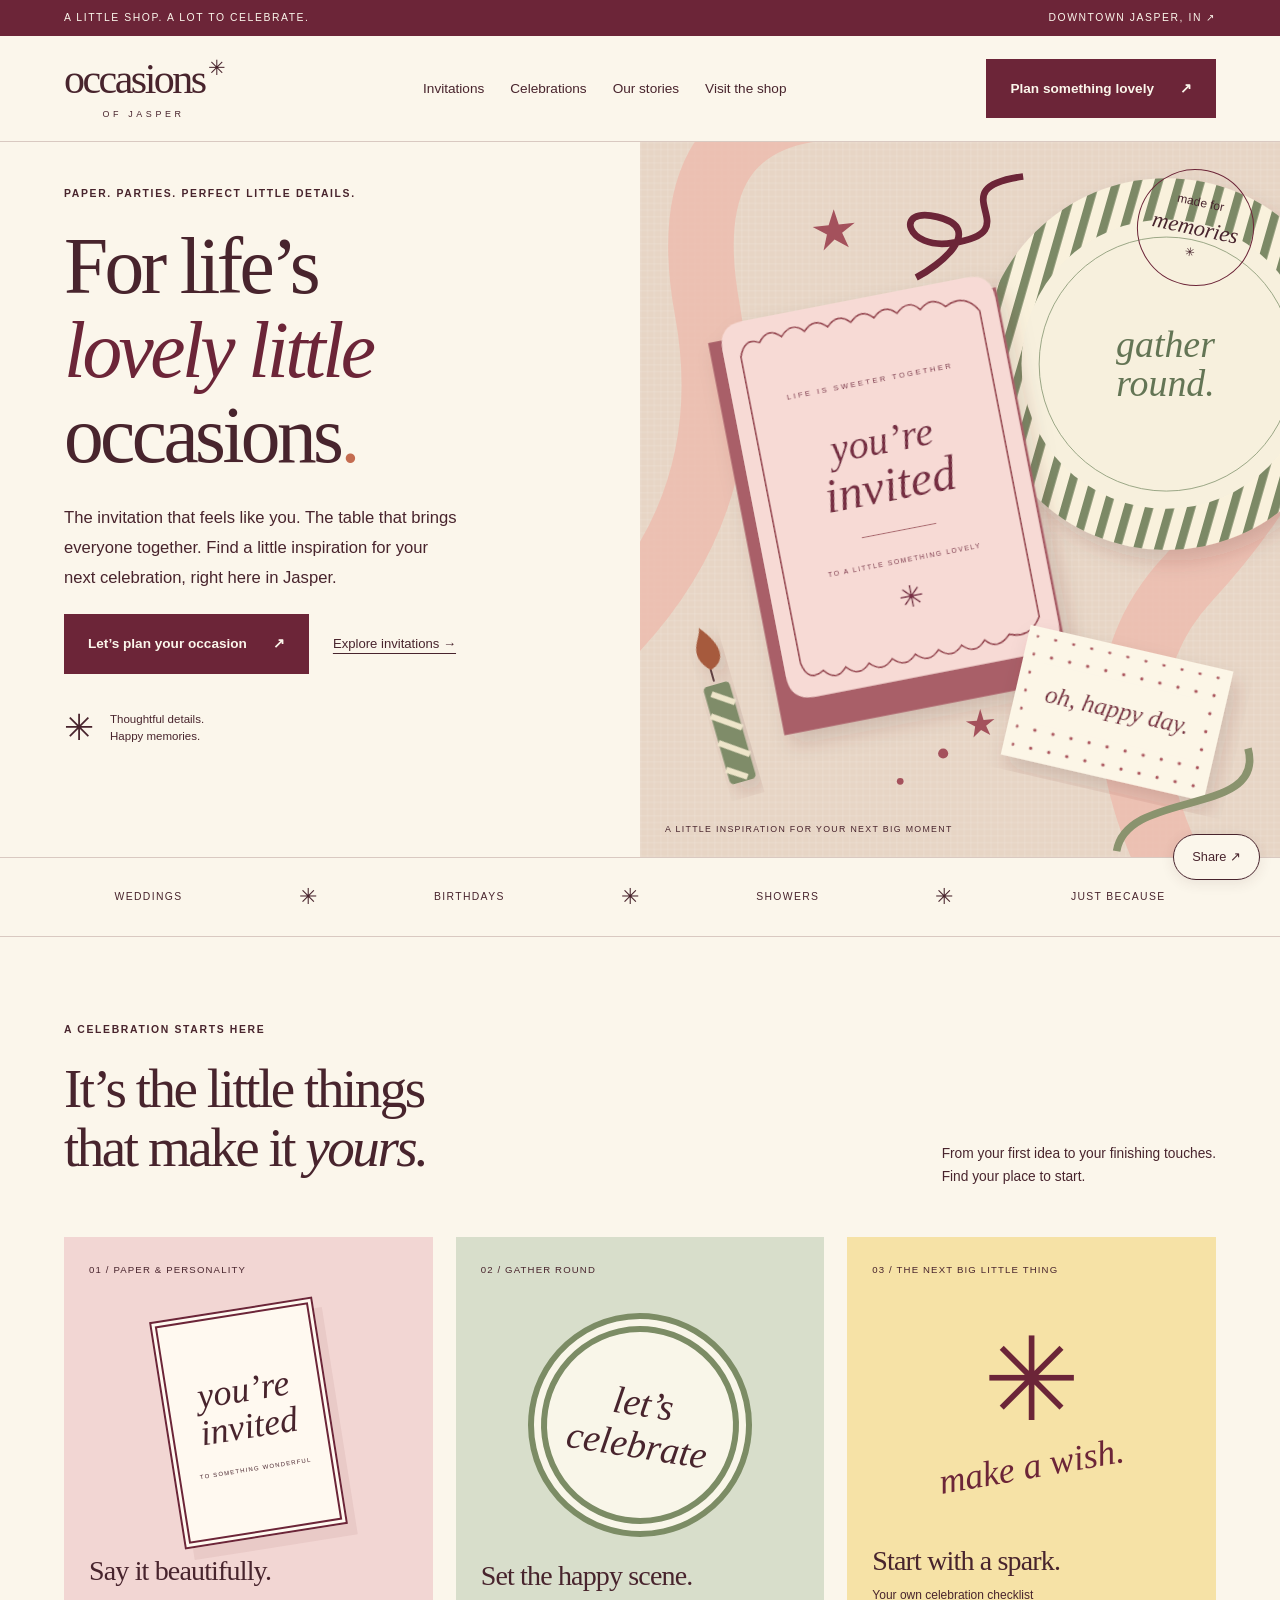
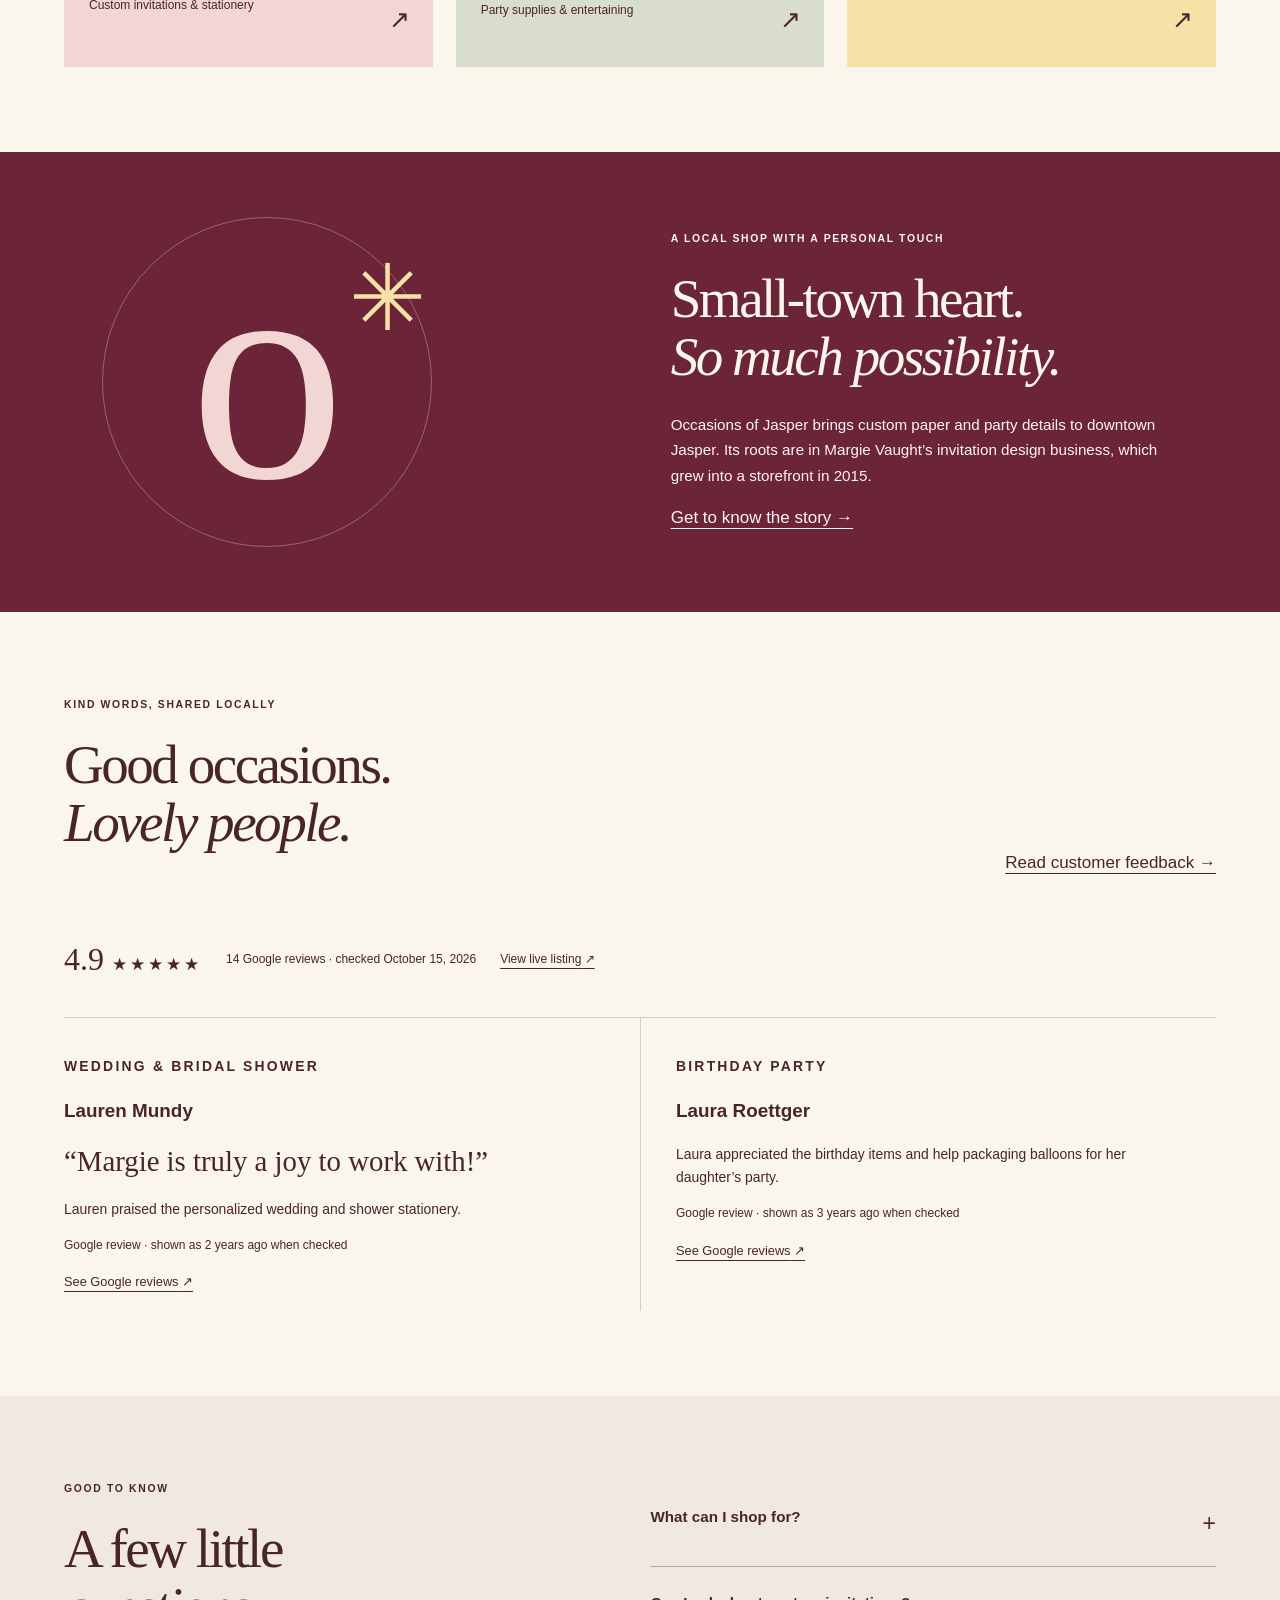
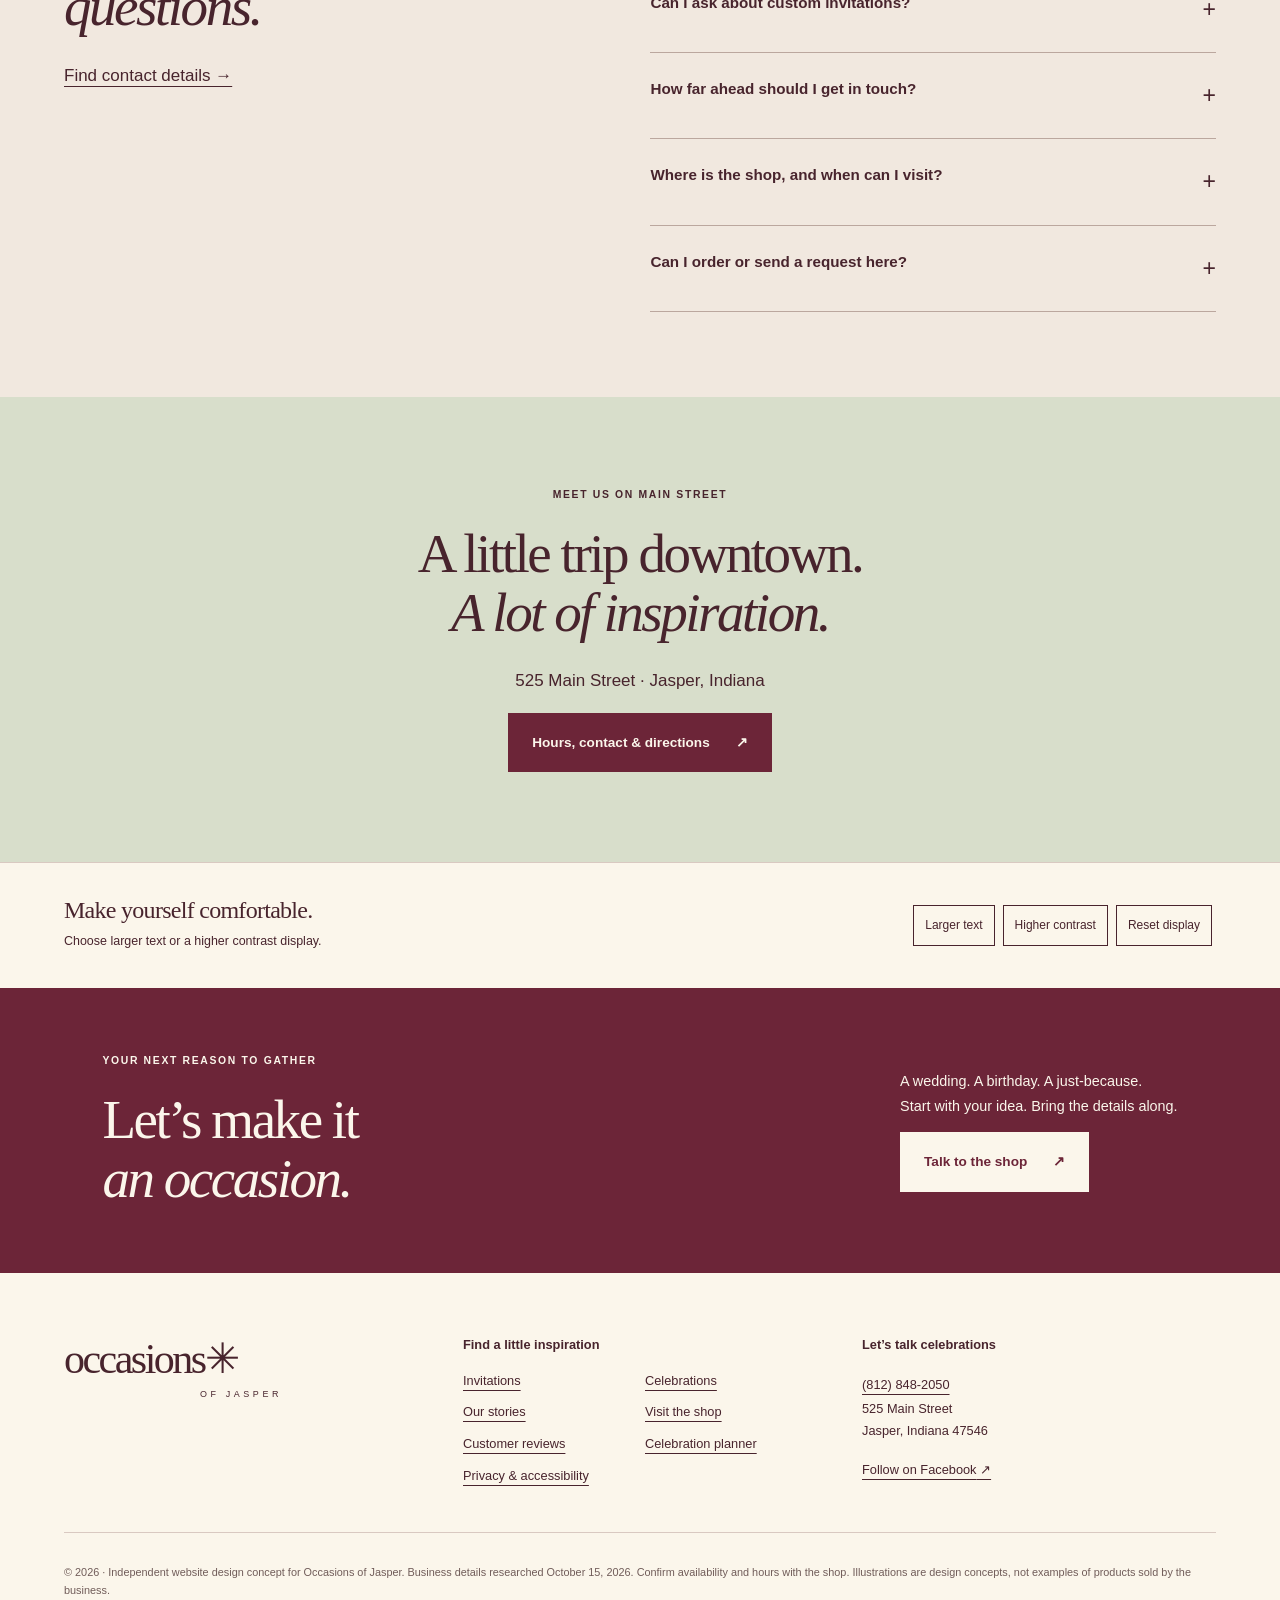
<file: index.html>
<!doctype html><html lang="en"><head><meta charset="utf-8"><meta name="viewport" content="width=device-width,initial-scale=1"><title>Occasions of Jasper | Invitations & Party Supplies in Jasper, IN</title><meta name="description" content="Custom invitations, thoughtful party supplies, and celebration inspiration in downtown Jasper, Indiana. Find store hours, directions, and planning help."><meta name="theme-color" content="#6c2538"><base href="https://braydenweinel14-dot.github.io/occasions-of-jasper/"><link rel="canonical" href="https://braydenweinel14-dot.github.io/occasions-of-jasper/"><link rel="icon" href="favicon.svg" type="image/svg+xml"><link rel="stylesheet" href="styles.css"><script defer src="app.js"></script><meta property="og:type" content="website"><meta property="og:title" content="Occasions of Jasper | Invitations & Party Supplies in Jasper, IN"><meta property="og:description" content="Custom invitations, thoughtful party supplies, and celebration inspiration in downtown Jasper, Indiana. Find store hours, directions, and planning help."><meta property="og:url" content="https://braydenweinel14-dot.github.io/occasions-of-jasper/"><meta property="og:image" content="https://braydenweinel14-dot.github.io/occasions-of-jasper/celebration.svg"><meta property="og:image:alt" content="Illustrated invitation and party table, a website design concept"><meta name="twitter:card" content="summary"><script type="application/ld+json">{"@context":"https://schema.org","@graph":[{"@type":"Store","@id":"https://braydenweinel14-dot.github.io/occasions-of-jasper/#business","name":"Occasions of Jasper","url":"https://braydenweinel14-dot.github.io/occasions-of-jasper/","telephone":"+1-812-848-2050","address":{"@type":"PostalAddress","streetAddress":"525 Main Street","addressLocality":"Jasper","addressRegion":"IN","postalCode":"47546","addressCountry":"US"},"hasMap":"https://www.google.com/maps?cid=11591105238479187748","sameAs":["https://www.facebook.com/OccasionsofJasper/"],"geo":{"@type":"GeoCoordinates","latitude":38.391157,"longitude":-86.9302439},"openingHoursSpecification":[{"@type":"OpeningHoursSpecification","dayOfWeek":["Monday","Tuesday","Thursday","Friday"],"opens":"10:00","closes":"18:00"},{"@type":"OpeningHoursSpecification","dayOfWeek":"Wednesday","opens":"10:00","closes":"19:00"},{"@type":"OpeningHoursSpecification","dayOfWeek":"Saturday","opens":"10:00","closes":"16:00"}]},{"@type":"WebPage","name":"Occasions of Jasper | Invitations & Party Supplies in Jasper, IN","url":"https://braydenweinel14-dot.github.io/occasions-of-jasper/","description":"Custom invitations, thoughtful party supplies, and celebration inspiration in downtown Jasper, Indiana. Find store hours, directions, and planning help."},{"@type":"FAQPage","mainEntity":[{"@type":"Question","name":"What can I shop for?","acceptedAnswer":{"@type":"Answer","text":"Public business information describes party supplies, entertaining serveware, and custom invitation work. Ask the shop about current styles, quantities, and anything you have in mind."}},{"@type":"Question","name":"Can I ask about custom invitations?","acceptedAnswer":{"@type":"Answer","text":"Yes. Bring your event date, wording, guest or household count, and a few style references. Confirm design options, proofs, revisions, pricing, and production timing directly with the shop."}},{"@type":"Question","name":"How far ahead should I get in touch?","acceptedAnswer":{"@type":"Answer","text":"As soon as your event plans begin to take shape. Timing depends on the project and availability. Call before making plans around a specific completion date; no turnaround time is guaranteed on this website."}},{"@type":"Question","name":"Where is the shop, and when can I visit?","acceptedAnswer":{"@type":"Answer","text":"Google Maps lists 525 Main Street in downtown Jasper. Listed hours are Monday, Tuesday, Thursday, and Friday 10am–6pm; Wednesday 10am–7pm; Saturday 10am–4pm; Sunday closed. Check the live listing or call before traveling."}},{"@type":"Question","name":"Can I order or send a request here?","acceptedAnswer":{"@type":"Answer","text":"This concept website does not accept orders, payments, or messages. The planner makes notes for you to copy. Call (812) 848-2050 or contact the business through its Facebook page to discuss your plans and communication needs."}}]}]}</script></head><body><a class="skip" href="#main">Skip to main content</a><div class="topline"><span>A LITTLE SHOP. A LOT TO CELEBRATE.</span><a href="visit.html">DOWNTOWN JASPER, IN ↗</a></div><header><a class="brand" href="https://braydenweinel14-dot.github.io/occasions-of-jasper/" aria-label="Occasions of Jasper home"><span>occasions<span class="brand-star" aria-hidden="true">✳</span></span><small>OF JASPER</small></a><button class="menu-toggle" aria-expanded="false" aria-controls="navigation">Menu</button><nav id="navigation" aria-label="Main navigation"><a href="invitations.html">Invitations</a><a href="celebrations.html">Celebrations</a><a href="stories.html">Our stories</a><a href="visit.html">Visit the shop</a></nav><a class="button" href="planner.html">Plan something lovely <span aria-hidden="true">↗</span></a></header><main id="main" tabindex="-1"><section class="hero"><div class="hero-copy"><p class="eyebrow">PAPER. PARTIES. PERFECT LITTLE DETAILS.</p><h1>For life’s<br><em>lovely little</em><br>occasions<span class="dot">.</span></h1><p class="intro">The invitation that feels like you. The table that brings everyone together. Find a little inspiration for your next celebration, right here in Jasper.</p><div class="hero-buttons"><a class="button" href="planner.html">Let’s plan your occasion <span aria-hidden="true">↗</span></a><a class="text-link" href="invitations.html">Explore invitations →</a></div><div class="hero-foot"><span aria-hidden="true">✳</span><span>Thoughtful details.<br>Happy memories.</span></div></div><figure class="hero-art"><img src="celebration.svg" alt="Illustration of a pink scalloped invitation, striped party plate, candle, and ribbon on a cream tabletop" width="760" height="850"><figcaption>A LITTLE INSPIRATION FOR YOUR NEXT BIG MOMENT</figcaption><span class="seal" aria-hidden="true">made for<br><i>memories</i> ✳</span></figure></section><div class="ticker" aria-label="Celebrations to plan"><span>WEDDINGS</span><i aria-hidden="true">✳</i><span>BIRTHDAYS</span><i aria-hidden="true">✳</i><span>SHOWERS</span><i aria-hidden="true">✳</i><span>JUST BECAUSE</span></div><section class="section"><div class="section-head"><div><p class="eyebrow">A CELEBRATION STARTS HERE</p><h2>It’s the little things<br>that make it <em>yours.</em></h2></div><p>From your first idea to your finishing touches.<br>Find your place to start.</p></div><div class="collection-grid"><a class="collection rose" href="invitations.html"><span class="collection-number">01 / PAPER & PERSONALITY</span><span class="paper-art" aria-hidden="true"><i>you’re<br>invited</i><b>TO SOMETHING WONDERFUL</b></span><h3>Say it beautifully.</h3><p>Custom invitations & stationery</p><span class="arrow" aria-hidden="true">↗</span></a><a class="collection green" href="celebrations.html"><span class="collection-number">02 / GATHER ROUND</span><span class="plate-art" aria-hidden="true"><i>let’s<br>celebrate</i></span><h3>Set the happy scene.</h3><p>Party supplies & entertaining</p><span class="arrow" aria-hidden="true">↗</span></a><a class="collection yellow" href="planner.html"><span class="collection-number">03 / THE NEXT BIG LITTLE THING</span><span class="candle-art" aria-hidden="true">✳<i>make a wish.</i></span><h3>Start with a spark.</h3><p>Your own celebration checklist</p><span class="arrow" aria-hidden="true">↗</span></a></div></section><section class="story-band"><div class="story-monogram" aria-hidden="true">o<span>✳</span></div><div><p class="eyebrow">A LOCAL SHOP WITH A PERSONAL TOUCH</p><h2>Small-town heart.<br><em>So much possibility.</em></h2><p>Occasions of Jasper brings custom paper and party details to downtown Jasper. Its roots are in Margie Vaught’s invitation design business, which grew into a storefront in 2015.</p><a href="stories.html">Get to know the story →</a></div></section><section class="section"><div class="section-head"><div><p class="eyebrow">KIND WORDS, SHARED LOCALLY</p><h2>Good occasions.<br><em>Lovely people.</em></h2></div><a href="reviews.html">Read customer feedback →</a></div><div class="rating"><strong>4.9 <span aria-hidden="true">★★★★★</span></strong><span>14 Google reviews · checked October 15, 2026</span><a href="https://www.google.com/maps?cid=11591105238479187748" target="_blank" rel="noopener">View live listing<span class="sr-only"> (opens in a new tab)</span> ↗</a></div><div class="review-grid"><article><p class="eyebrow">WEDDING & BRIDAL SHOWER</p><h3>Lauren Mundy</h3><blockquote>“Margie is truly a joy to work with!”</blockquote><p>Lauren praised the personalized wedding and shower stationery.</p><p class="fine">Google review · shown as 2 years ago when checked</p><a href="https://www.google.com/maps?cid=11591105238479187748" target="_blank" rel="noopener">See Google reviews<span class="sr-only"> (opens in a new tab)</span> ↗</a></article><article><p class="eyebrow">BIRTHDAY PARTY</p><h3>Laura Roettger</h3><p>Laura appreciated the birthday items and help packaging balloons for her daughter’s party.</p><p class="fine">Google review · shown as 3 years ago when checked</p><a href="https://www.google.com/maps?cid=11591105238479187748" target="_blank" rel="noopener">See Google reviews<span class="sr-only"> (opens in a new tab)</span> ↗</a></article></div></section><section class="section faq" id="faq"><div><p class="eyebrow">GOOD TO KNOW</p><h2>A few little<br><em>questions.</em></h2><a href="visit.html">Find contact details →</a></div><div><details><summary>What can I shop for?<span aria-hidden="true">+</span></summary><p>Public business information describes party supplies, entertaining serveware, and custom invitation work. Ask the shop about current styles, quantities, and anything you have in mind.</p></details><details><summary>Can I ask about custom invitations?<span aria-hidden="true">+</span></summary><p>Yes. Bring your event date, wording, guest or household count, and a few style references. Confirm design options, proofs, revisions, pricing, and production timing directly with the shop.</p></details><details><summary>How far ahead should I get in touch?<span aria-hidden="true">+</span></summary><p>As soon as your event plans begin to take shape. Timing depends on the project and availability. Call before making plans around a specific completion date; no turnaround time is guaranteed on this website.</p></details><details><summary>Where is the shop, and when can I visit?<span aria-hidden="true">+</span></summary><p>Google Maps lists 525 Main Street in downtown Jasper. Listed hours are Monday, Tuesday, Thursday, and Friday 10am–6pm; Wednesday 10am–7pm; Saturday 10am–4pm; Sunday closed. Check the live listing or call before traveling.</p></details><details><summary>Can I order or send a request here?<span aria-hidden="true">+</span></summary><p>This concept website does not accept orders, payments, or messages. The planner makes notes for you to copy. Call (812) 848-2050 or contact the business through its Facebook page to discuss your plans and communication needs.</p></details></div></section><section class="visit-banner"><p class="eyebrow">MEET US ON MAIN STREET</p><h2>A little trip downtown.<br><em>A lot of inspiration.</em></h2><p>525 Main Street · Jasper, Indiana</p><a class="button" href="visit.html">Hours, contact & directions <span aria-hidden="true">↗</span></a></section><section class="reading"><div><h2>Make yourself comfortable.</h2><p>Choose larger text or a higher contrast display.</p></div><div><button id="large-text" aria-pressed="false">Larger text</button><button id="contrast" aria-pressed="false">Higher contrast</button><button id="reset">Reset display</button></div><p id="display-status" role="status" class="sr-only"></p></section></main><section class="closing"><div><p class="eyebrow">YOUR NEXT REASON TO GATHER</p><h2>Let’s make it<br><em>an occasion.</em></h2></div><div><p>A wedding. A birthday. A just-because.<br>Start with your idea. Bring the details along.</p><a class="button secondary" href="visit.html">Talk to the shop <span aria-hidden="true">↗</span></a></div></section><footer><a class="brand" href="https://braydenweinel14-dot.github.io/occasions-of-jasper/" aria-label="Occasions of Jasper home"><span>occasions✳</span><small>OF JASPER</small></a><div><h2 class="footer-title">Find a little inspiration</h2><nav aria-label="More pages"><a href="invitations.html">Invitations</a><a href="celebrations.html">Celebrations</a><a href="stories.html">Our stories</a><a href="visit.html">Visit the shop</a><a href="reviews.html">Customer reviews</a><a href="planner.html">Celebration planner</a><a href="privacy.html">Privacy & accessibility</a></nav></div><div><h2 class="footer-title">Let’s talk celebrations</h2><a href="tel:+18128482050">(812) 848-2050</a><p>525 Main Street<br>Jasper, Indiana 47546</p><a href="https://www.facebook.com/OccasionsofJasper/" target="_blank" rel="noopener">Follow on Facebook<span class="sr-only"> (opens in a new tab)</span> ↗</a></div><p class="footer-note">© 2026 · Independent website design concept for Occasions of Jasper. Business details researched October 15, 2026. Confirm availability and hours with the shop. Illustrations are design concepts, not examples of products sold by the business.</p></footer><aside class="share" aria-label="Share this page"><button id="share-toggle" aria-expanded="false" aria-controls="share-options">Share <span aria-hidden="true">↗</span></button><div id="share-options" hidden><button id="native-share">Share with an app</button><button id="copy-link">Copy link</button><a href="https://www.facebook.com/sharer/sharer.php?u=https%3A%2F%2Fbraydenweinel14-dot.github.io%2Foccasions-of-jasper%2F" target="_blank" rel="noopener">Facebook<span class="sr-only"> (opens in a new tab)</span> ↗</a><a href="https://www.linkedin.com/sharing/share-offsite/?url=https%3A%2F%2Fbraydenweinel14-dot.github.io%2Foccasions-of-jasper%2F" target="_blank" rel="noopener">LinkedIn<span class="sr-only"> (opens in a new tab)</span> ↗</a><p id="share-status" role="status"></p></div></aside><div class="mobile-cta" aria-label="Quick contact"><a href="tel:+18128482050">Call the shop</a><a href="planner.html">Plan your occasion ↗</a></div></body></html>
</file>
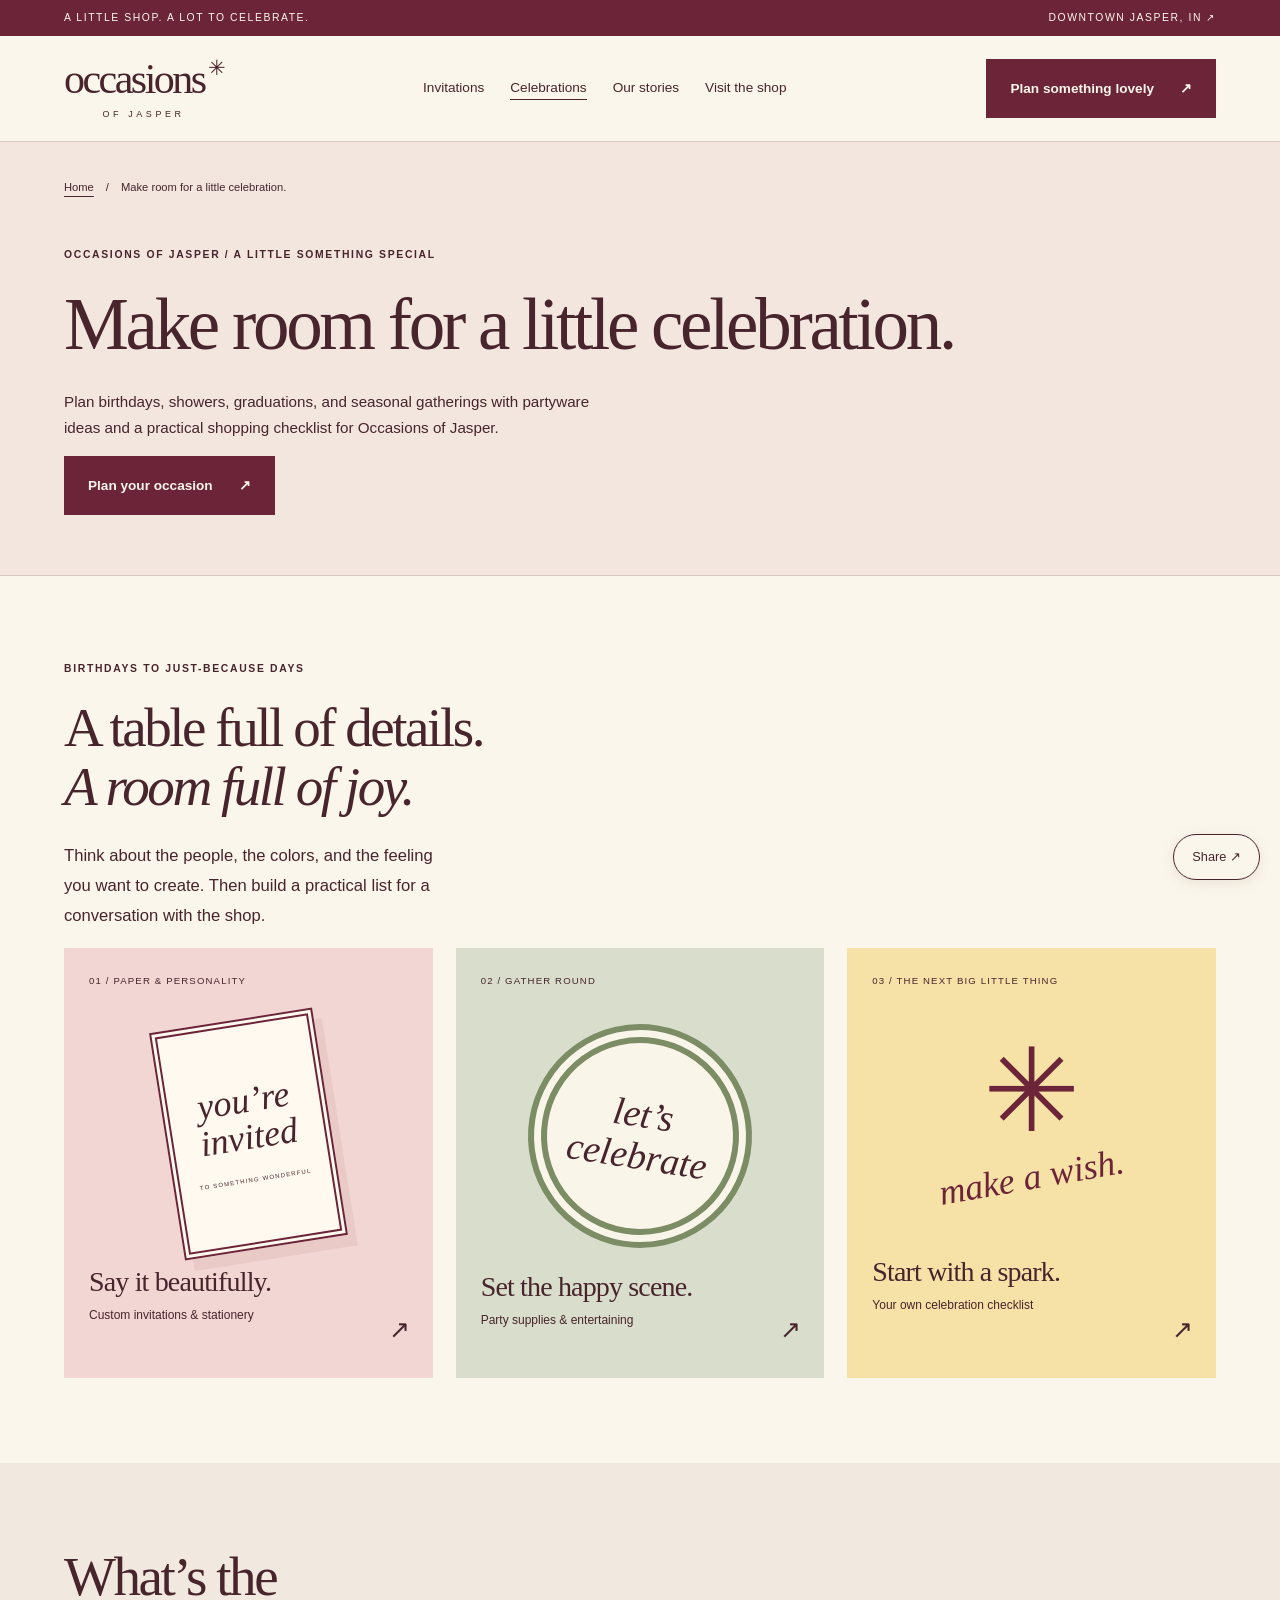
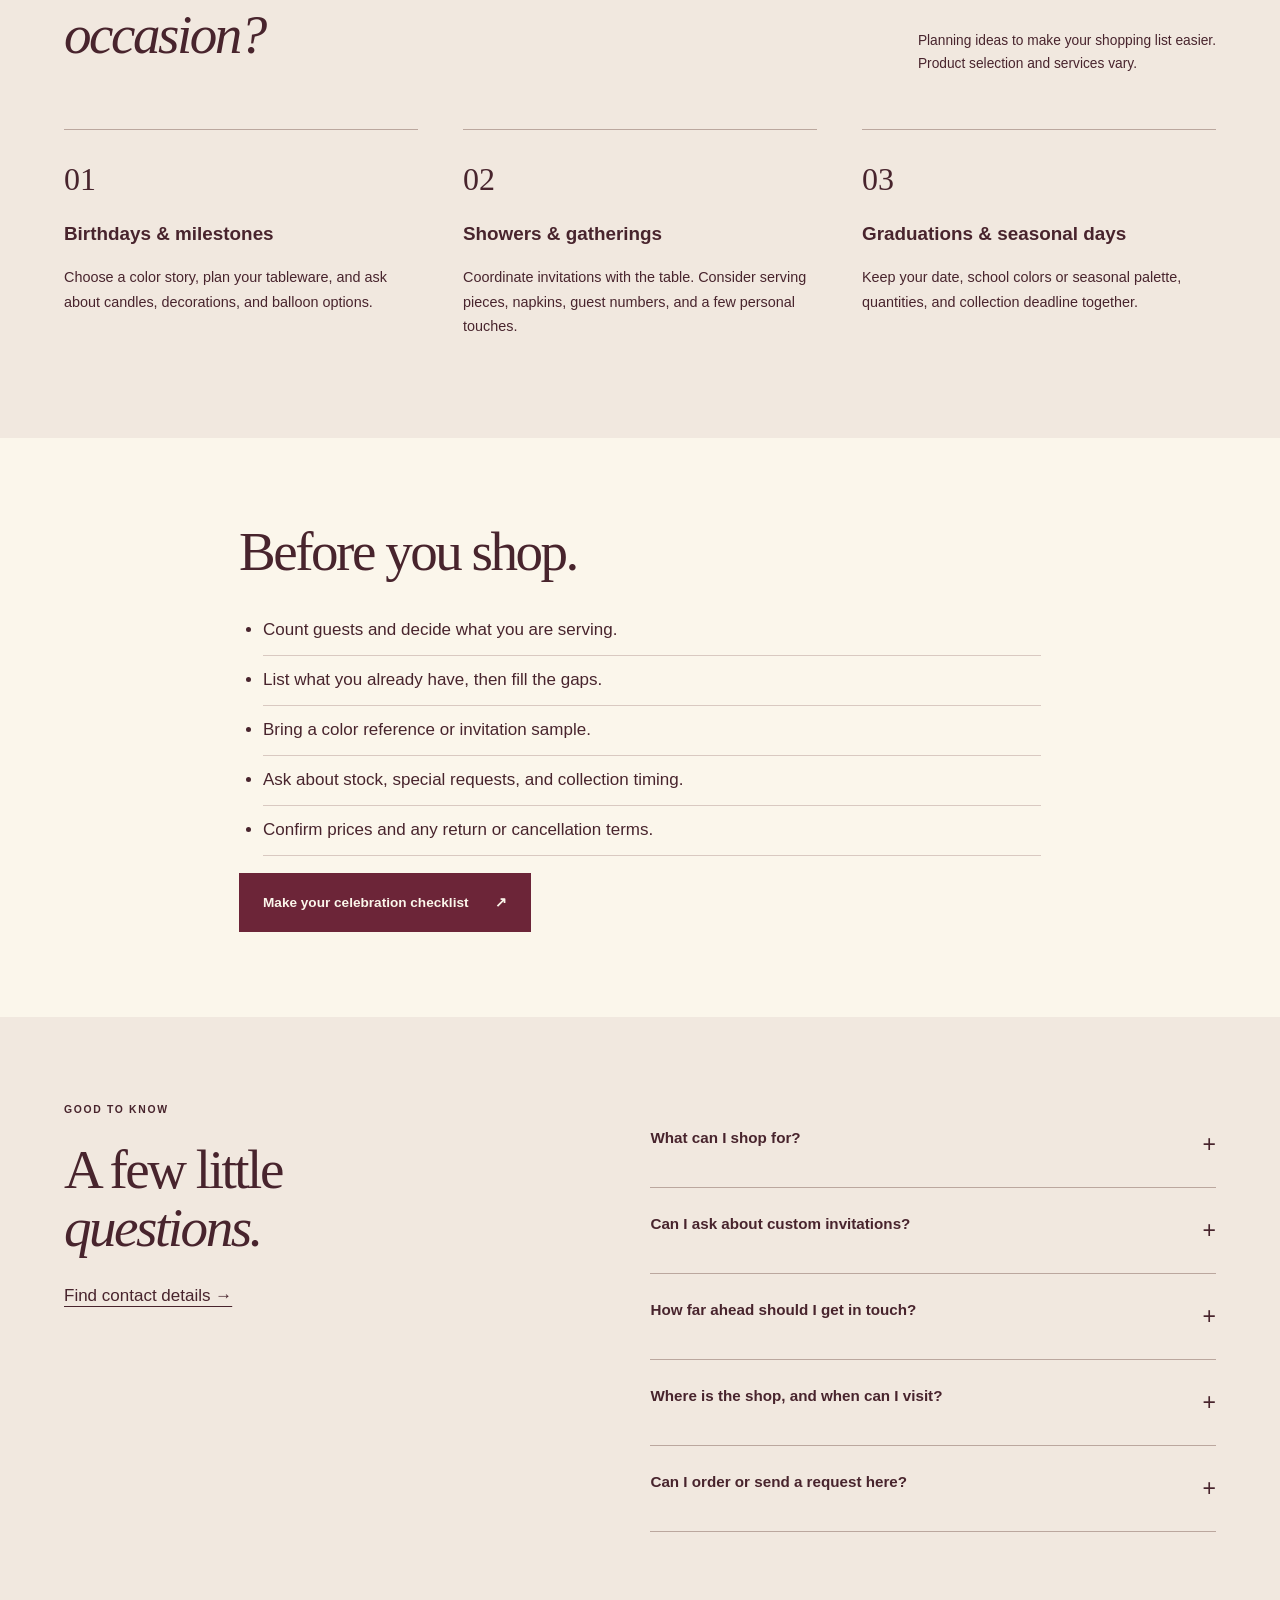
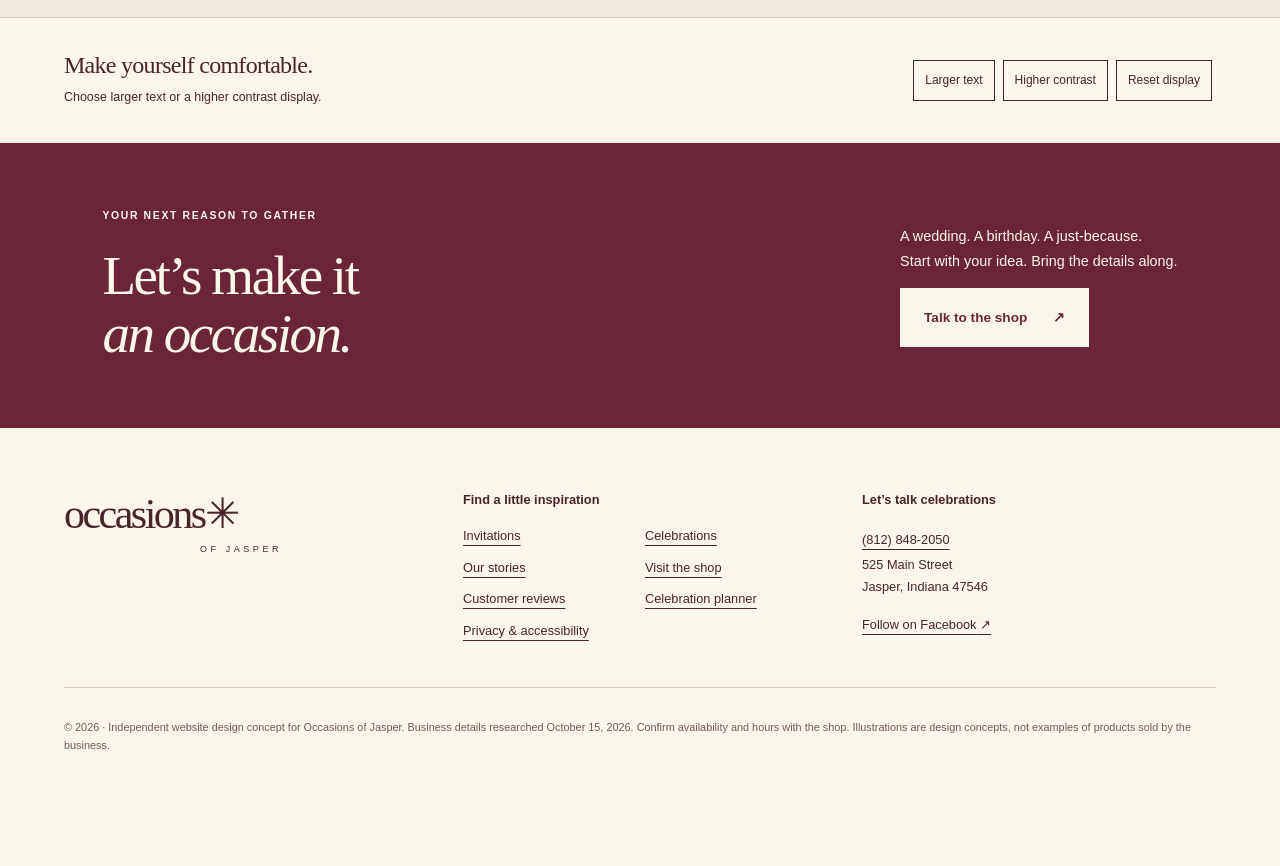
<file: celebrations.html>
<!doctype html><html lang="en"><head><meta charset="utf-8"><meta name="viewport" content="width=device-width,initial-scale=1"><title>Party Supplies & Celebration Ideas | Occasions of Jasper</title><meta name="description" content="Plan birthdays, showers, graduations, and seasonal gatherings with partyware ideas and a practical shopping checklist for Occasions of Jasper."><meta name="theme-color" content="#6c2538"><base href="https://braydenweinel14-dot.github.io/occasions-of-jasper/"><link rel="canonical" href="https://braydenweinel14-dot.github.io/occasions-of-jasper/celebrations.html"><link rel="icon" href="favicon.svg" type="image/svg+xml"><link rel="stylesheet" href="styles.css"><script defer src="app.js"></script><meta property="og:type" content="website"><meta property="og:title" content="Party Supplies & Celebration Ideas | Occasions of Jasper"><meta property="og:description" content="Plan birthdays, showers, graduations, and seasonal gatherings with partyware ideas and a practical shopping checklist for Occasions of Jasper."><meta property="og:url" content="https://braydenweinel14-dot.github.io/occasions-of-jasper/celebrations.html"><meta property="og:image" content="https://braydenweinel14-dot.github.io/occasions-of-jasper/celebration.svg"><meta property="og:image:alt" content="Illustrated invitation and party table, a website design concept"><meta name="twitter:card" content="summary"><script type="application/ld+json">{"@context":"https://schema.org","@graph":[{"@type":"Store","@id":"https://braydenweinel14-dot.github.io/occasions-of-jasper/#business","name":"Occasions of Jasper","url":"https://braydenweinel14-dot.github.io/occasions-of-jasper/","telephone":"+1-812-848-2050","address":{"@type":"PostalAddress","streetAddress":"525 Main Street","addressLocality":"Jasper","addressRegion":"IN","postalCode":"47546","addressCountry":"US"},"hasMap":"https://www.google.com/maps?cid=11591105238479187748","sameAs":["https://www.facebook.com/OccasionsofJasper/"],"geo":{"@type":"GeoCoordinates","latitude":38.391157,"longitude":-86.9302439},"openingHoursSpecification":[{"@type":"OpeningHoursSpecification","dayOfWeek":["Monday","Tuesday","Thursday","Friday"],"opens":"10:00","closes":"18:00"},{"@type":"OpeningHoursSpecification","dayOfWeek":"Wednesday","opens":"10:00","closes":"19:00"},{"@type":"OpeningHoursSpecification","dayOfWeek":"Saturday","opens":"10:00","closes":"16:00"}]},{"@type":"WebPage","name":"Party Supplies & Celebration Ideas | Occasions of Jasper","url":"https://braydenweinel14-dot.github.io/occasions-of-jasper/celebrations.html","description":"Plan birthdays, showers, graduations, and seasonal gatherings with partyware ideas and a practical shopping checklist for Occasions of Jasper."},{"@type":"BreadcrumbList","itemListElement":[{"@type":"ListItem","position":1,"name":"Home","item":"https://braydenweinel14-dot.github.io/occasions-of-jasper/"},{"@type":"ListItem","position":2,"name":"Make room for a little celebration.","item":"https://braydenweinel14-dot.github.io/occasions-of-jasper/celebrations.html"}]}]}</script></head><body><a class="skip" href="#main">Skip to main content</a><div class="topline"><span>A LITTLE SHOP. A LOT TO CELEBRATE.</span><a href="visit.html">DOWNTOWN JASPER, IN ↗</a></div><header><a class="brand" href="https://braydenweinel14-dot.github.io/occasions-of-jasper/" aria-label="Occasions of Jasper home"><span>occasions<span class="brand-star" aria-hidden="true">✳</span></span><small>OF JASPER</small></a><button class="menu-toggle" aria-expanded="false" aria-controls="navigation">Menu</button><nav id="navigation" aria-label="Main navigation"><a href="invitations.html">Invitations</a><a href="celebrations.html" aria-current="page">Celebrations</a><a href="stories.html">Our stories</a><a href="visit.html">Visit the shop</a></nav><a class="button" href="planner.html">Plan something lovely <span aria-hidden="true">↗</span></a></header><main id="main" tabindex="-1"><div class="page-intro"><nav aria-label="Breadcrumb"><ol><li><a href="https://braydenweinel14-dot.github.io/occasions-of-jasper/">Home</a></li><li aria-current="page">Make room for a little celebration.</li></ol></nav><p class="eyebrow">OCCASIONS OF JASPER / A LITTLE SOMETHING SPECIAL</p><h1>Make room for a little celebration.</h1><p>Plan birthdays, showers, graduations, and seasonal gatherings with partyware ideas and a practical shopping checklist for Occasions of Jasper.</p><a class="button" href="planner.html">Plan your occasion <span aria-hidden="true">↗</span></a></div><section class="section"><p class="eyebrow">BIRTHDAYS TO JUST-BECAUSE DAYS</p><h2>A table full of details.<br><em>A room full of joy.</em></h2><p class="intro">Think about the people, the colors, and the feeling you want to create. Then build a practical list for a conversation with the shop.</p><div class="collection-grid"><a class="collection rose" href="invitations.html"><span class="collection-number">01 / PAPER & PERSONALITY</span><span class="paper-art" aria-hidden="true"><i>you’re<br>invited</i><b>TO SOMETHING WONDERFUL</b></span><h3>Say it beautifully.</h3><p>Custom invitations & stationery</p><span class="arrow" aria-hidden="true">↗</span></a><a class="collection green" href="celebrations.html"><span class="collection-number">02 / GATHER ROUND</span><span class="plate-art" aria-hidden="true"><i>let’s<br>celebrate</i></span><h3>Set the happy scene.</h3><p>Party supplies & entertaining</p><span class="arrow" aria-hidden="true">↗</span></a><a class="collection yellow" href="planner.html"><span class="collection-number">03 / THE NEXT BIG LITTLE THING</span><span class="candle-art" aria-hidden="true">✳<i>make a wish.</i></span><h3>Start with a spark.</h3><p>Your own celebration checklist</p><span class="arrow" aria-hidden="true">↗</span></a></div></section><section class="section tint"><div class="section-head"><h2>What’s the<br><em>occasion?</em></h2><p>Planning ideas to make your shopping list easier.<br>Product selection and services vary.</p></div><div class="steps"><article><span>01</span><h3>Birthdays & milestones</h3><p>Choose a color story, plan your tableware, and ask about candles, decorations, and balloon options.</p></article><article><span>02</span><h3>Showers & gatherings</h3><p>Coordinate invitations with the table. Consider serving pieces, napkins, guest numbers, and a few personal touches.</p></article><article><span>03</span><h3>Graduations & seasonal days</h3><p>Keep your date, school colors or seasonal palette, quantities, and collection deadline together.</p></article></div></section><section class="section narrow"><h2>Before you shop.</h2><ul class="checklist"><li>Count guests and decide what you are serving.</li><li>List what you already have, then fill the gaps.</li><li>Bring a color reference or invitation sample.</li><li>Ask about stock, special requests, and collection timing.</li><li>Confirm prices and any return or cancellation terms.</li></ul><a class="button" href="planner.html">Make your celebration checklist <span aria-hidden="true">↗</span></a></section><section class="section faq" id="faq"><div><p class="eyebrow">GOOD TO KNOW</p><h2>A few little<br><em>questions.</em></h2><a href="visit.html">Find contact details →</a></div><div><details><summary>What can I shop for?<span aria-hidden="true">+</span></summary><p>Public business information describes party supplies, entertaining serveware, and custom invitation work. Ask the shop about current styles, quantities, and anything you have in mind.</p></details><details><summary>Can I ask about custom invitations?<span aria-hidden="true">+</span></summary><p>Yes. Bring your event date, wording, guest or household count, and a few style references. Confirm design options, proofs, revisions, pricing, and production timing directly with the shop.</p></details><details><summary>How far ahead should I get in touch?<span aria-hidden="true">+</span></summary><p>As soon as your event plans begin to take shape. Timing depends on the project and availability. Call before making plans around a specific completion date; no turnaround time is guaranteed on this website.</p></details><details><summary>Where is the shop, and when can I visit?<span aria-hidden="true">+</span></summary><p>Google Maps lists 525 Main Street in downtown Jasper. Listed hours are Monday, Tuesday, Thursday, and Friday 10am–6pm; Wednesday 10am–7pm; Saturday 10am–4pm; Sunday closed. Check the live listing or call before traveling.</p></details><details><summary>Can I order or send a request here?<span aria-hidden="true">+</span></summary><p>This concept website does not accept orders, payments, or messages. The planner makes notes for you to copy. Call (812) 848-2050 or contact the business through its Facebook page to discuss your plans and communication needs.</p></details></div></section><section class="reading"><div><h2>Make yourself comfortable.</h2><p>Choose larger text or a higher contrast display.</p></div><div><button id="large-text" aria-pressed="false">Larger text</button><button id="contrast" aria-pressed="false">Higher contrast</button><button id="reset">Reset display</button></div><p id="display-status" role="status" class="sr-only"></p></section></main><section class="closing"><div><p class="eyebrow">YOUR NEXT REASON TO GATHER</p><h2>Let’s make it<br><em>an occasion.</em></h2></div><div><p>A wedding. A birthday. A just-because.<br>Start with your idea. Bring the details along.</p><a class="button secondary" href="visit.html">Talk to the shop <span aria-hidden="true">↗</span></a></div></section><footer><a class="brand" href="https://braydenweinel14-dot.github.io/occasions-of-jasper/" aria-label="Occasions of Jasper home"><span>occasions✳</span><small>OF JASPER</small></a><div><h2 class="footer-title">Find a little inspiration</h2><nav aria-label="More pages"><a href="invitations.html">Invitations</a><a href="celebrations.html">Celebrations</a><a href="stories.html">Our stories</a><a href="visit.html">Visit the shop</a><a href="reviews.html">Customer reviews</a><a href="planner.html">Celebration planner</a><a href="privacy.html">Privacy & accessibility</a></nav></div><div><h2 class="footer-title">Let’s talk celebrations</h2><a href="tel:+18128482050">(812) 848-2050</a><p>525 Main Street<br>Jasper, Indiana 47546</p><a href="https://www.facebook.com/OccasionsofJasper/" target="_blank" rel="noopener">Follow on Facebook<span class="sr-only"> (opens in a new tab)</span> ↗</a></div><p class="footer-note">© 2026 · Independent website design concept for Occasions of Jasper. Business details researched October 15, 2026. Confirm availability and hours with the shop. Illustrations are design concepts, not examples of products sold by the business.</p></footer><aside class="share" aria-label="Share this page"><button id="share-toggle" aria-expanded="false" aria-controls="share-options">Share <span aria-hidden="true">↗</span></button><div id="share-options" hidden><button id="native-share">Share with an app</button><button id="copy-link">Copy link</button><a href="https://www.facebook.com/sharer/sharer.php?u=https%3A%2F%2Fbraydenweinel14-dot.github.io%2Foccasions-of-jasper%2F" target="_blank" rel="noopener">Facebook<span class="sr-only"> (opens in a new tab)</span> ↗</a><a href="https://www.linkedin.com/sharing/share-offsite/?url=https%3A%2F%2Fbraydenweinel14-dot.github.io%2Foccasions-of-jasper%2F" target="_blank" rel="noopener">LinkedIn<span class="sr-only"> (opens in a new tab)</span> ↗</a><p id="share-status" role="status"></p></div></aside><div class="mobile-cta" aria-label="Quick contact"><a href="tel:+18128482050">Call the shop</a><a href="planner.html">Plan your occasion ↗</a></div></body></html>
</file>
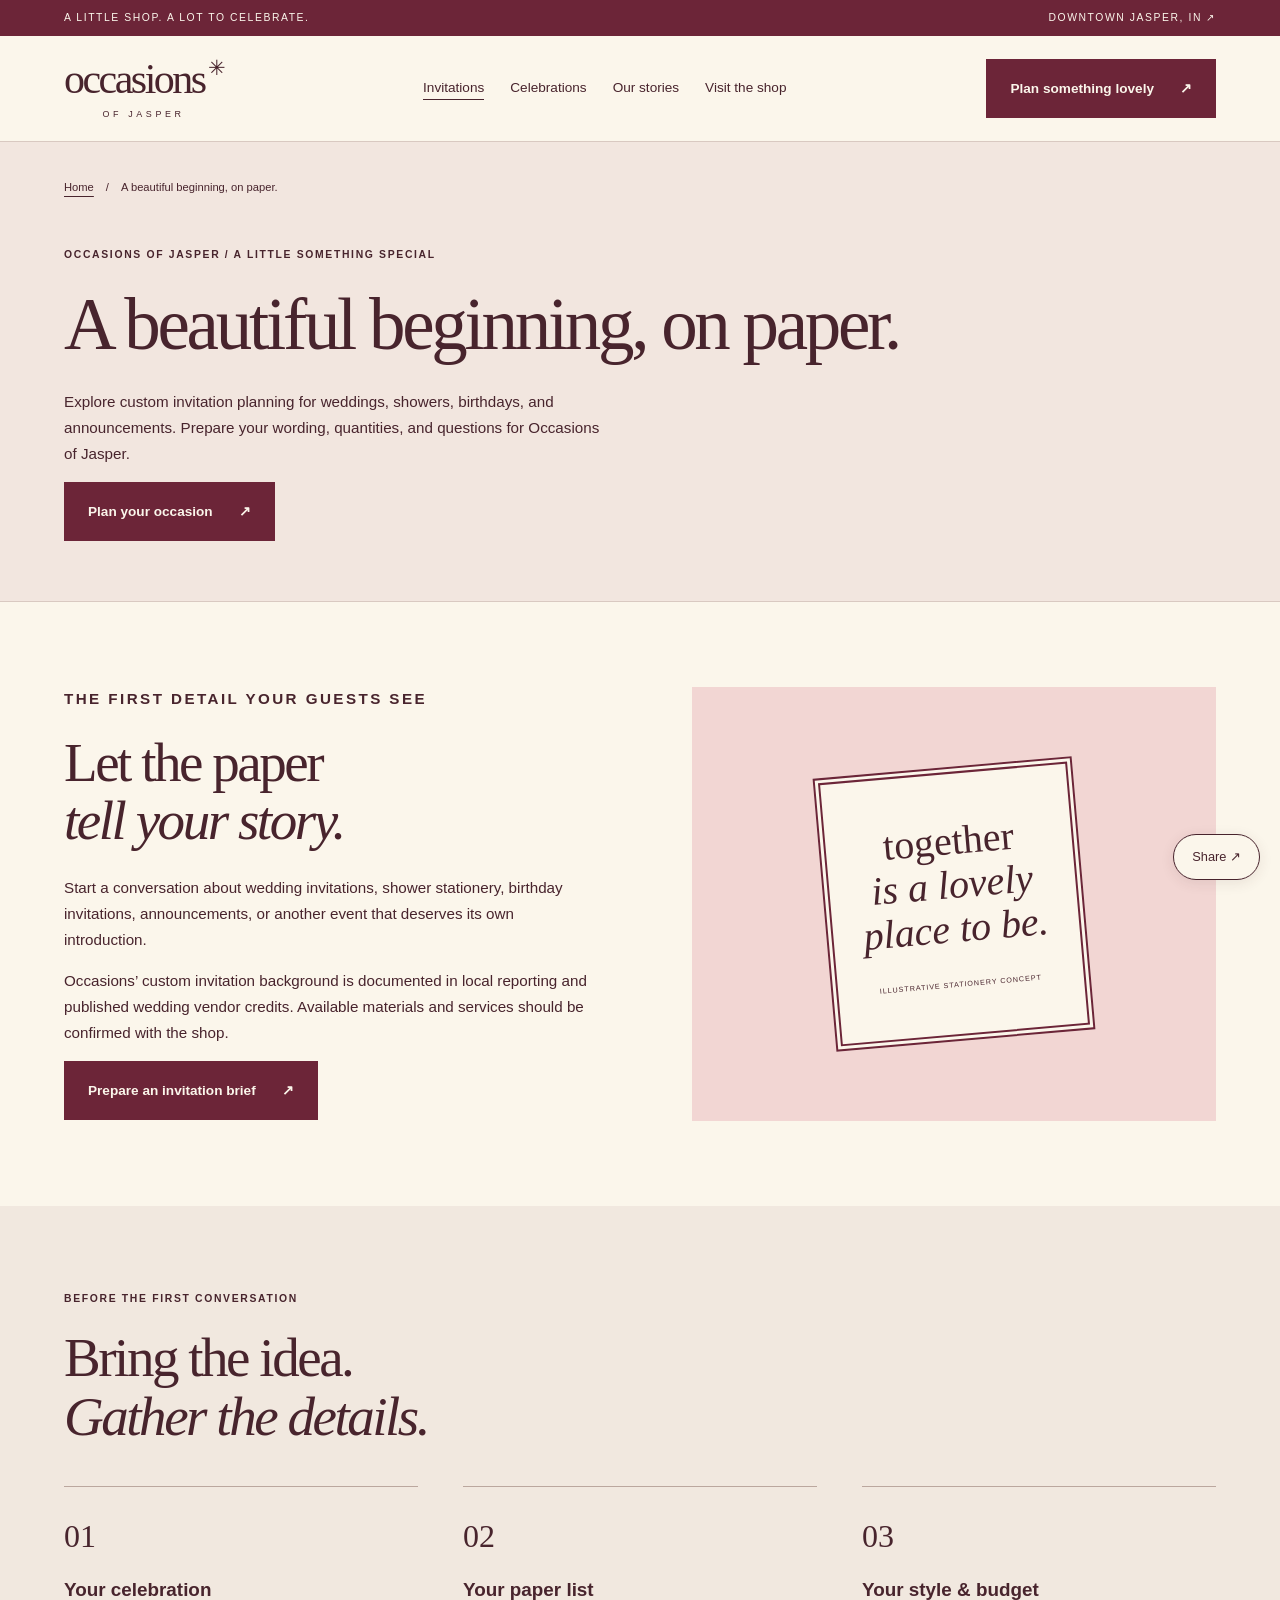
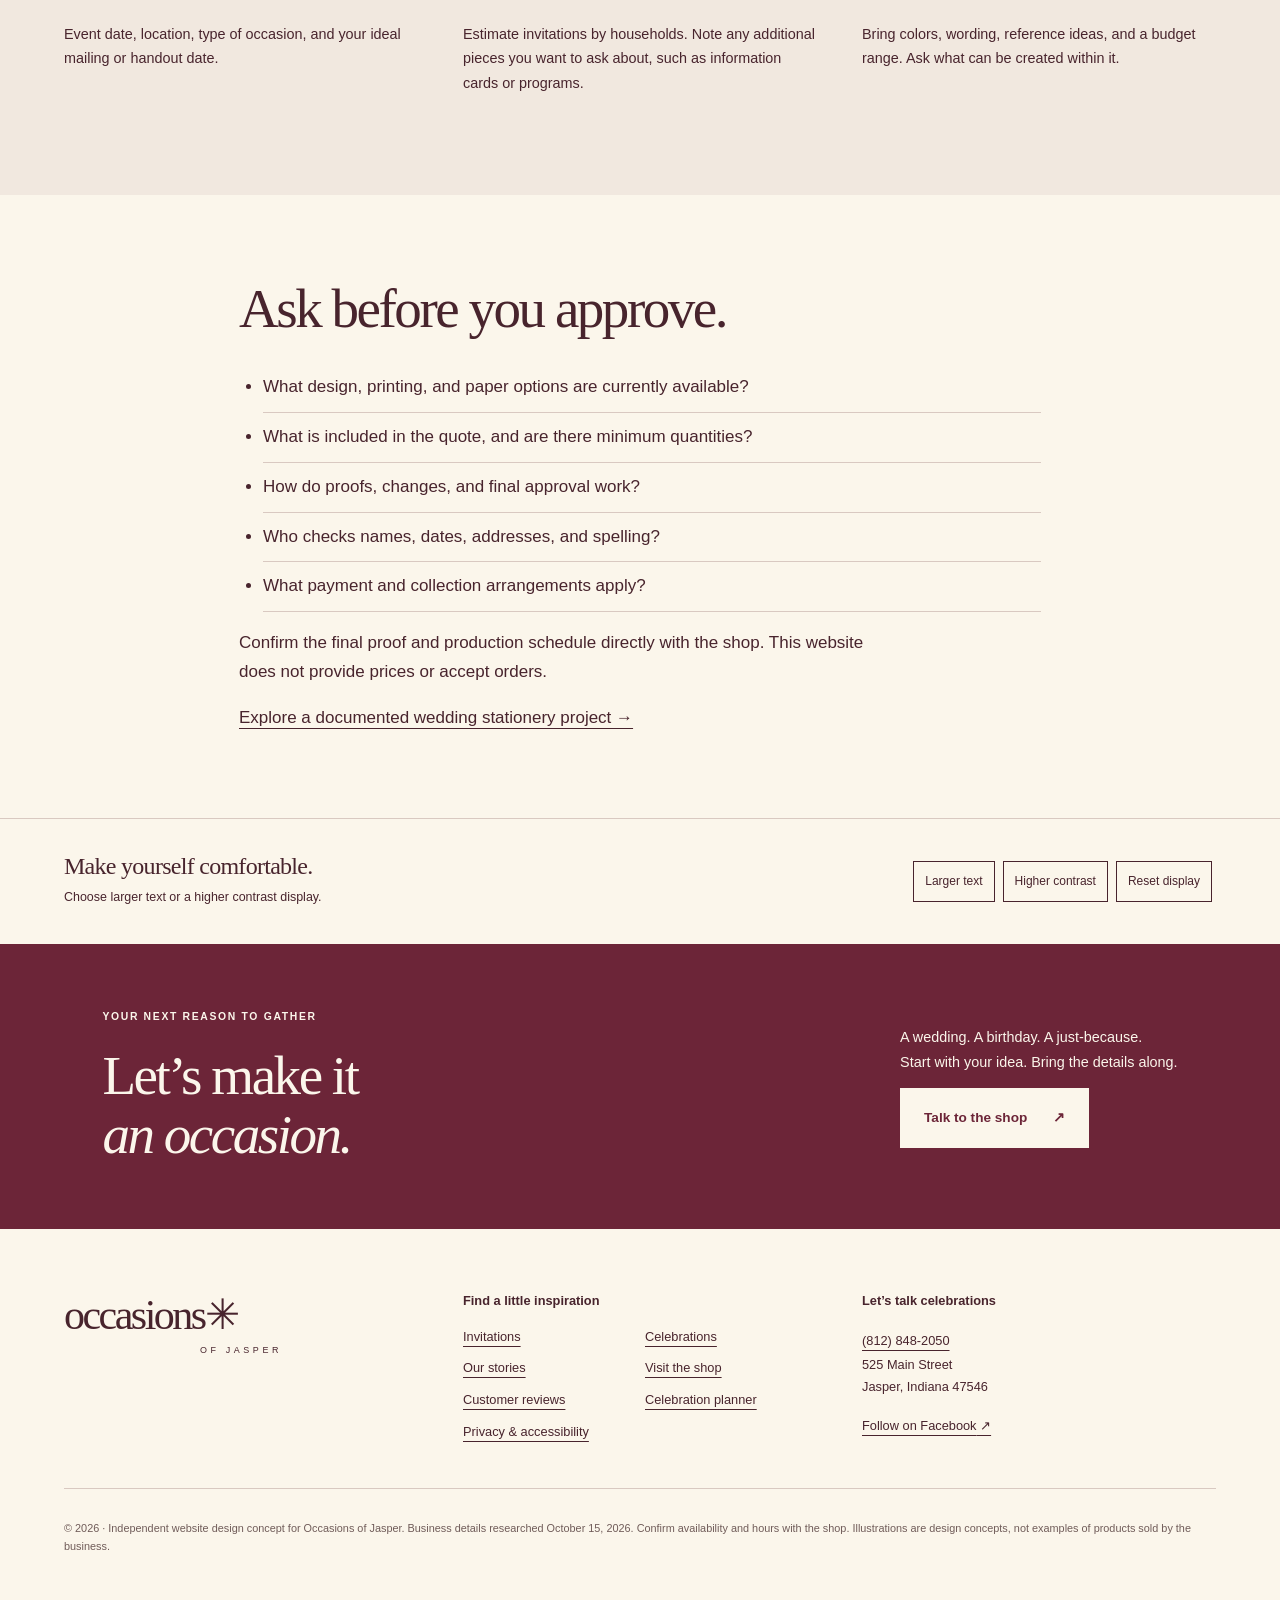
<file: invitations.html>
<!doctype html><html lang="en"><head><meta charset="utf-8"><meta name="viewport" content="width=device-width,initial-scale=1"><title>Custom Invitations & Wedding Stationery | Occasions of Jasper</title><meta name="description" content="Explore custom invitation planning for weddings, showers, birthdays, and announcements. Prepare your wording, quantities, and questions for Occasions of Jasper."><meta name="theme-color" content="#6c2538"><base href="https://braydenweinel14-dot.github.io/occasions-of-jasper/"><link rel="canonical" href="https://braydenweinel14-dot.github.io/occasions-of-jasper/invitations.html"><link rel="icon" href="favicon.svg" type="image/svg+xml"><link rel="stylesheet" href="styles.css"><script defer src="app.js"></script><meta property="og:type" content="website"><meta property="og:title" content="Custom Invitations & Wedding Stationery | Occasions of Jasper"><meta property="og:description" content="Explore custom invitation planning for weddings, showers, birthdays, and announcements. Prepare your wording, quantities, and questions for Occasions of Jasper."><meta property="og:url" content="https://braydenweinel14-dot.github.io/occasions-of-jasper/invitations.html"><meta property="og:image" content="https://braydenweinel14-dot.github.io/occasions-of-jasper/celebration.svg"><meta property="og:image:alt" content="Illustrated invitation and party table, a website design concept"><meta name="twitter:card" content="summary"><script type="application/ld+json">{"@context":"https://schema.org","@graph":[{"@type":"Store","@id":"https://braydenweinel14-dot.github.io/occasions-of-jasper/#business","name":"Occasions of Jasper","url":"https://braydenweinel14-dot.github.io/occasions-of-jasper/","telephone":"+1-812-848-2050","address":{"@type":"PostalAddress","streetAddress":"525 Main Street","addressLocality":"Jasper","addressRegion":"IN","postalCode":"47546","addressCountry":"US"},"hasMap":"https://www.google.com/maps?cid=11591105238479187748","sameAs":["https://www.facebook.com/OccasionsofJasper/"],"geo":{"@type":"GeoCoordinates","latitude":38.391157,"longitude":-86.9302439},"openingHoursSpecification":[{"@type":"OpeningHoursSpecification","dayOfWeek":["Monday","Tuesday","Thursday","Friday"],"opens":"10:00","closes":"18:00"},{"@type":"OpeningHoursSpecification","dayOfWeek":"Wednesday","opens":"10:00","closes":"19:00"},{"@type":"OpeningHoursSpecification","dayOfWeek":"Saturday","opens":"10:00","closes":"16:00"}]},{"@type":"WebPage","name":"Custom Invitations & Wedding Stationery | Occasions of Jasper","url":"https://braydenweinel14-dot.github.io/occasions-of-jasper/invitations.html","description":"Explore custom invitation planning for weddings, showers, birthdays, and announcements. Prepare your wording, quantities, and questions for Occasions of Jasper."},{"@type":"BreadcrumbList","itemListElement":[{"@type":"ListItem","position":1,"name":"Home","item":"https://braydenweinel14-dot.github.io/occasions-of-jasper/"},{"@type":"ListItem","position":2,"name":"A beautiful beginning, on paper.","item":"https://braydenweinel14-dot.github.io/occasions-of-jasper/invitations.html"}]}]}</script></head><body><a class="skip" href="#main">Skip to main content</a><div class="topline"><span>A LITTLE SHOP. A LOT TO CELEBRATE.</span><a href="visit.html">DOWNTOWN JASPER, IN ↗</a></div><header><a class="brand" href="https://braydenweinel14-dot.github.io/occasions-of-jasper/" aria-label="Occasions of Jasper home"><span>occasions<span class="brand-star" aria-hidden="true">✳</span></span><small>OF JASPER</small></a><button class="menu-toggle" aria-expanded="false" aria-controls="navigation">Menu</button><nav id="navigation" aria-label="Main navigation"><a href="invitations.html" aria-current="page">Invitations</a><a href="celebrations.html">Celebrations</a><a href="stories.html">Our stories</a><a href="visit.html">Visit the shop</a></nav><a class="button" href="planner.html">Plan something lovely <span aria-hidden="true">↗</span></a></header><main id="main" tabindex="-1"><div class="page-intro"><nav aria-label="Breadcrumb"><ol><li><a href="https://braydenweinel14-dot.github.io/occasions-of-jasper/">Home</a></li><li aria-current="page">A beautiful beginning, on paper.</li></ol></nav><p class="eyebrow">OCCASIONS OF JASPER / A LITTLE SOMETHING SPECIAL</p><h1>A beautiful beginning, on paper.</h1><p>Explore custom invitation planning for weddings, showers, birthdays, and announcements. Prepare your wording, quantities, and questions for Occasions of Jasper.</p><a class="button" href="planner.html">Plan your occasion <span aria-hidden="true">↗</span></a></div><section class="section split"><div><p class="eyebrow">THE FIRST DETAIL YOUR GUESTS SEE</p><h2>Let the paper<br><em>tell your story.</em></h2><p>Start a conversation about wedding invitations, shower stationery, birthday invitations, announcements, or another event that deserves its own introduction.</p><p>Occasions’ custom invitation background is documented in local reporting and published wedding vendor credits. Available materials and services should be confirmed with the shop.</p><a class="button" href="planner.html">Prepare an invitation brief <span aria-hidden="true">↗</span></a></div><div class="paper-panel"><span aria-hidden="true">together<br><em>is a lovely<br>place to be.</em><small>ILLUSTRATIVE STATIONERY CONCEPT</small></span></div></section><section class="section tint"><p class="eyebrow">BEFORE THE FIRST CONVERSATION</p><h2>Bring the idea.<br><em>Gather the details.</em></h2><div class="steps"><article><span>01</span><h3>Your celebration</h3><p>Event date, location, type of occasion, and your ideal mailing or handout date.</p></article><article><span>02</span><h3>Your paper list</h3><p>Estimate invitations by households. Note any additional pieces you want to ask about, such as information cards or programs.</p></article><article><span>03</span><h3>Your style & budget</h3><p>Bring colors, wording, reference ideas, and a budget range. Ask what can be created within it.</p></article></div></section><section class="section narrow"><h2>Ask before you approve.</h2><ul class="checklist"><li>What design, printing, and paper options are currently available?</li><li>What is included in the quote, and are there minimum quantities?</li><li>How do proofs, changes, and final approval work?</li><li>Who checks names, dates, addresses, and spelling?</li><li>What payment and collection arrangements apply?</li></ul><p>Confirm the final proof and production schedule directly with the shop. This website does not provide prices or accept orders.</p><a href="stories.html">Explore a documented wedding stationery project →</a></section><section class="reading"><div><h2>Make yourself comfortable.</h2><p>Choose larger text or a higher contrast display.</p></div><div><button id="large-text" aria-pressed="false">Larger text</button><button id="contrast" aria-pressed="false">Higher contrast</button><button id="reset">Reset display</button></div><p id="display-status" role="status" class="sr-only"></p></section></main><section class="closing"><div><p class="eyebrow">YOUR NEXT REASON TO GATHER</p><h2>Let’s make it<br><em>an occasion.</em></h2></div><div><p>A wedding. A birthday. A just-because.<br>Start with your idea. Bring the details along.</p><a class="button secondary" href="visit.html">Talk to the shop <span aria-hidden="true">↗</span></a></div></section><footer><a class="brand" href="https://braydenweinel14-dot.github.io/occasions-of-jasper/" aria-label="Occasions of Jasper home"><span>occasions✳</span><small>OF JASPER</small></a><div><h2 class="footer-title">Find a little inspiration</h2><nav aria-label="More pages"><a href="invitations.html">Invitations</a><a href="celebrations.html">Celebrations</a><a href="stories.html">Our stories</a><a href="visit.html">Visit the shop</a><a href="reviews.html">Customer reviews</a><a href="planner.html">Celebration planner</a><a href="privacy.html">Privacy & accessibility</a></nav></div><div><h2 class="footer-title">Let’s talk celebrations</h2><a href="tel:+18128482050">(812) 848-2050</a><p>525 Main Street<br>Jasper, Indiana 47546</p><a href="https://www.facebook.com/OccasionsofJasper/" target="_blank" rel="noopener">Follow on Facebook<span class="sr-only"> (opens in a new tab)</span> ↗</a></div><p class="footer-note">© 2026 · Independent website design concept for Occasions of Jasper. Business details researched October 15, 2026. Confirm availability and hours with the shop. Illustrations are design concepts, not examples of products sold by the business.</p></footer><aside class="share" aria-label="Share this page"><button id="share-toggle" aria-expanded="false" aria-controls="share-options">Share <span aria-hidden="true">↗</span></button><div id="share-options" hidden><button id="native-share">Share with an app</button><button id="copy-link">Copy link</button><a href="https://www.facebook.com/sharer/sharer.php?u=https%3A%2F%2Fbraydenweinel14-dot.github.io%2Foccasions-of-jasper%2F" target="_blank" rel="noopener">Facebook<span class="sr-only"> (opens in a new tab)</span> ↗</a><a href="https://www.linkedin.com/sharing/share-offsite/?url=https%3A%2F%2Fbraydenweinel14-dot.github.io%2Foccasions-of-jasper%2F" target="_blank" rel="noopener">LinkedIn<span class="sr-only"> (opens in a new tab)</span> ↗</a><p id="share-status" role="status"></p></div></aside><div class="mobile-cta" aria-label="Quick contact"><a href="tel:+18128482050">Call the shop</a><a href="planner.html">Plan your occasion ↗</a></div></body></html>
</file>
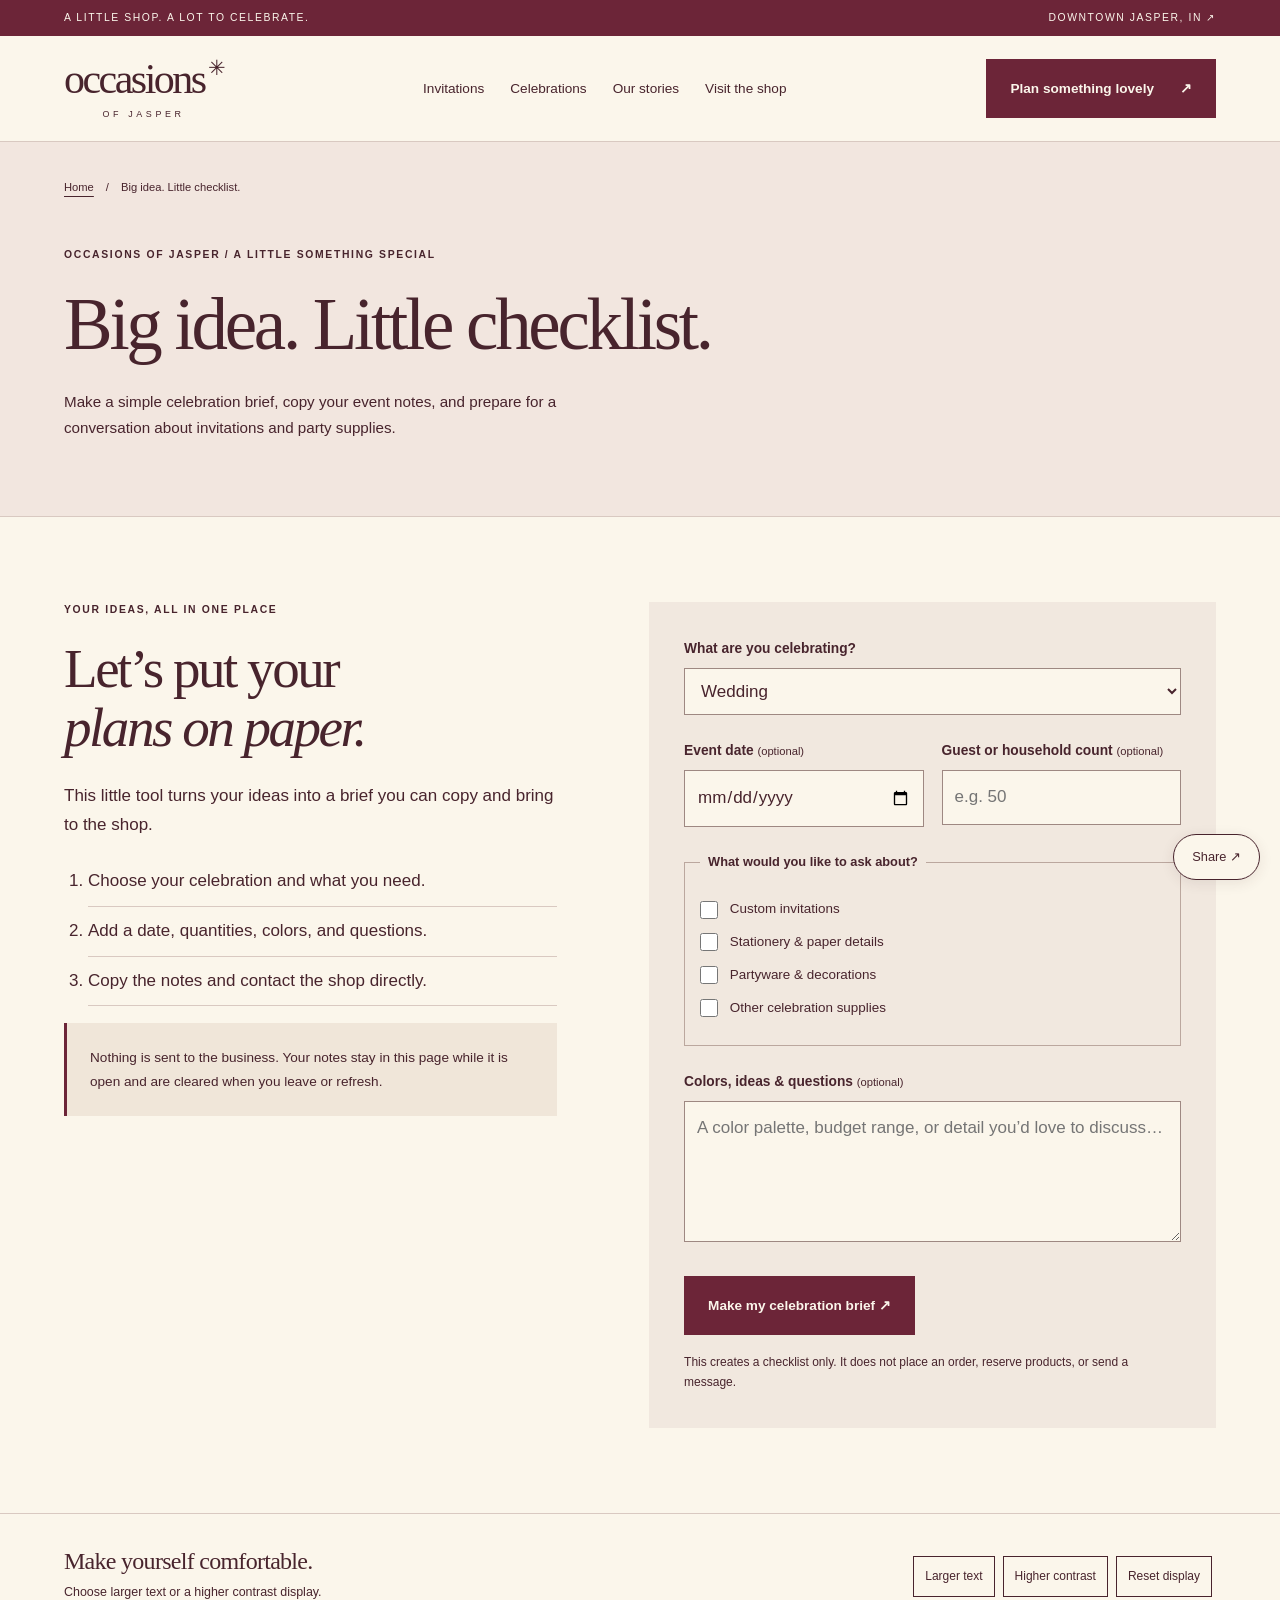
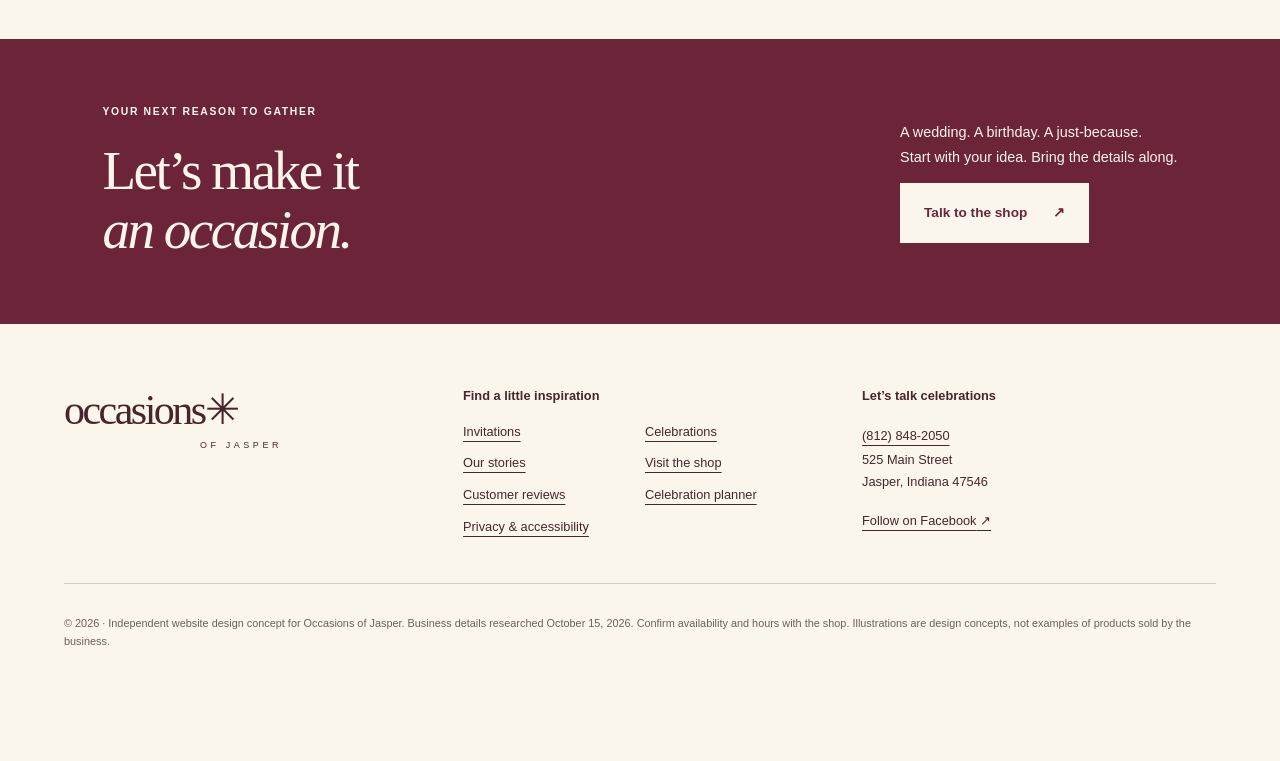
<file: planner.html>
<!doctype html><html lang="en"><head><meta charset="utf-8"><meta name="viewport" content="width=device-width,initial-scale=1"><title>Celebration Planning Checklist | Occasions of Jasper</title><meta name="description" content="Make a simple celebration brief, copy your event notes, and prepare for a conversation about invitations and party supplies."><meta name="theme-color" content="#6c2538"><base href="https://braydenweinel14-dot.github.io/occasions-of-jasper/"><link rel="canonical" href="https://braydenweinel14-dot.github.io/occasions-of-jasper/planner.html"><link rel="icon" href="favicon.svg" type="image/svg+xml"><link rel="stylesheet" href="styles.css"><script defer src="app.js"></script><meta property="og:type" content="website"><meta property="og:title" content="Celebration Planning Checklist | Occasions of Jasper"><meta property="og:description" content="Make a simple celebration brief, copy your event notes, and prepare for a conversation about invitations and party supplies."><meta property="og:url" content="https://braydenweinel14-dot.github.io/occasions-of-jasper/planner.html"><meta property="og:image" content="https://braydenweinel14-dot.github.io/occasions-of-jasper/celebration.svg"><meta property="og:image:alt" content="Illustrated invitation and party table, a website design concept"><meta name="twitter:card" content="summary"><script type="application/ld+json">{"@context":"https://schema.org","@graph":[{"@type":"Store","@id":"https://braydenweinel14-dot.github.io/occasions-of-jasper/#business","name":"Occasions of Jasper","url":"https://braydenweinel14-dot.github.io/occasions-of-jasper/","telephone":"+1-812-848-2050","address":{"@type":"PostalAddress","streetAddress":"525 Main Street","addressLocality":"Jasper","addressRegion":"IN","postalCode":"47546","addressCountry":"US"},"hasMap":"https://www.google.com/maps?cid=11591105238479187748","sameAs":["https://www.facebook.com/OccasionsofJasper/"],"geo":{"@type":"GeoCoordinates","latitude":38.391157,"longitude":-86.9302439},"openingHoursSpecification":[{"@type":"OpeningHoursSpecification","dayOfWeek":["Monday","Tuesday","Thursday","Friday"],"opens":"10:00","closes":"18:00"},{"@type":"OpeningHoursSpecification","dayOfWeek":"Wednesday","opens":"10:00","closes":"19:00"},{"@type":"OpeningHoursSpecification","dayOfWeek":"Saturday","opens":"10:00","closes":"16:00"}]},{"@type":"WebPage","name":"Celebration Planning Checklist | Occasions of Jasper","url":"https://braydenweinel14-dot.github.io/occasions-of-jasper/planner.html","description":"Make a simple celebration brief, copy your event notes, and prepare for a conversation about invitations and party supplies."},{"@type":"BreadcrumbList","itemListElement":[{"@type":"ListItem","position":1,"name":"Home","item":"https://braydenweinel14-dot.github.io/occasions-of-jasper/"},{"@type":"ListItem","position":2,"name":"Big idea. Little checklist.","item":"https://braydenweinel14-dot.github.io/occasions-of-jasper/planner.html"}]}]}</script></head><body><a class="skip" href="#main">Skip to main content</a><div class="topline"><span>A LITTLE SHOP. A LOT TO CELEBRATE.</span><a href="visit.html">DOWNTOWN JASPER, IN ↗</a></div><header><a class="brand" href="https://braydenweinel14-dot.github.io/occasions-of-jasper/" aria-label="Occasions of Jasper home"><span>occasions<span class="brand-star" aria-hidden="true">✳</span></span><small>OF JASPER</small></a><button class="menu-toggle" aria-expanded="false" aria-controls="navigation">Menu</button><nav id="navigation" aria-label="Main navigation"><a href="invitations.html">Invitations</a><a href="celebrations.html">Celebrations</a><a href="stories.html">Our stories</a><a href="visit.html">Visit the shop</a></nav><a class="button" href="planner.html">Plan something lovely <span aria-hidden="true">↗</span></a></header><main id="main" tabindex="-1"><div class="page-intro"><nav aria-label="Breadcrumb"><ol><li><a href="https://braydenweinel14-dot.github.io/occasions-of-jasper/">Home</a></li><li aria-current="page">Big idea. Little checklist.</li></ol></nav><p class="eyebrow">OCCASIONS OF JASPER / A LITTLE SOMETHING SPECIAL</p><h1>Big idea. Little checklist.</h1><p>Make a simple celebration brief, copy your event notes, and prepare for a conversation about invitations and party supplies.</p></div><section class="section planner-grid"><div><p class="eyebrow">YOUR IDEAS, ALL IN ONE PLACE</p><h2>Let’s put your<br><em>plans on paper.</em></h2><p>This little tool turns your ideas into a brief you can copy and bring to the shop.</p><ol class="checklist"><li>Choose your celebration and what you need.</li><li>Add a date, quantities, colors, and questions.</li><li>Copy the notes and contact the shop directly.</li></ol><p class="evidence">Nothing is sent to the business. Your notes stay in this page while it is open and are cleared when you leave or refresh.</p></div><form id="planner"><label for="occasion">What are you celebrating?</label><select id="occasion"><option>Wedding</option><option>Birthday</option><option>Baby or bridal shower</option><option>Graduation</option><option>Holiday gathering</option><option>Something else</option></select><div class="form-row"><div><label for="date">Event date <small>(optional)</small></label><input id="date" type="date"></div><div><label for="quantity">Guest or household count <small>(optional)</small></label><input id="quantity" type="number" min="1" max="100000" inputmode="numeric" placeholder="e.g. 50"></div></div><fieldset><legend>What would you like to ask about?</legend><label><input type="checkbox" name="needs" value="Custom invitations"> Custom invitations</label><label><input type="checkbox" name="needs" value="Stationery and paper details"> Stationery & paper details</label><label><input type="checkbox" name="needs" value="Partyware and decorations"> Partyware & decorations</label><label><input type="checkbox" name="needs" value="Other celebration supplies"> Other celebration supplies</label></fieldset><label for="notes">Colors, ideas & questions <small>(optional)</small></label><textarea id="notes" rows="4" maxlength="2000" placeholder="A color palette, budget range, or detail you’d love to discuss…"></textarea><button class="button" type="submit">Make my celebration brief ↗</button><p class="fine">This creates a checklist only. It does not place an order, reserve products, or send a message.</p></form><section id="brief-result" hidden aria-labelledby="brief-title"><h2 id="brief-title" tabindex="-1">Your celebration brief</h2><pre id="brief-text"></pre><div class="hero-buttons"><button id="copy-brief">Copy my brief</button><a href="thank-you.html">See next steps →</a></div><p id="brief-status" role="status"></p></section></section><section class="reading"><div><h2>Make yourself comfortable.</h2><p>Choose larger text or a higher contrast display.</p></div><div><button id="large-text" aria-pressed="false">Larger text</button><button id="contrast" aria-pressed="false">Higher contrast</button><button id="reset">Reset display</button></div><p id="display-status" role="status" class="sr-only"></p></section></main><section class="closing"><div><p class="eyebrow">YOUR NEXT REASON TO GATHER</p><h2>Let’s make it<br><em>an occasion.</em></h2></div><div><p>A wedding. A birthday. A just-because.<br>Start with your idea. Bring the details along.</p><a class="button secondary" href="visit.html">Talk to the shop <span aria-hidden="true">↗</span></a></div></section><footer><a class="brand" href="https://braydenweinel14-dot.github.io/occasions-of-jasper/" aria-label="Occasions of Jasper home"><span>occasions✳</span><small>OF JASPER</small></a><div><h2 class="footer-title">Find a little inspiration</h2><nav aria-label="More pages"><a href="invitations.html">Invitations</a><a href="celebrations.html">Celebrations</a><a href="stories.html">Our stories</a><a href="visit.html">Visit the shop</a><a href="reviews.html">Customer reviews</a><a href="planner.html">Celebration planner</a><a href="privacy.html">Privacy & accessibility</a></nav></div><div><h2 class="footer-title">Let’s talk celebrations</h2><a href="tel:+18128482050">(812) 848-2050</a><p>525 Main Street<br>Jasper, Indiana 47546</p><a href="https://www.facebook.com/OccasionsofJasper/" target="_blank" rel="noopener">Follow on Facebook<span class="sr-only"> (opens in a new tab)</span> ↗</a></div><p class="footer-note">© 2026 · Independent website design concept for Occasions of Jasper. Business details researched October 15, 2026. Confirm availability and hours with the shop. Illustrations are design concepts, not examples of products sold by the business.</p></footer><aside class="share" aria-label="Share this page"><button id="share-toggle" aria-expanded="false" aria-controls="share-options">Share <span aria-hidden="true">↗</span></button><div id="share-options" hidden><button id="native-share">Share with an app</button><button id="copy-link">Copy link</button><a href="https://www.facebook.com/sharer/sharer.php?u=https%3A%2F%2Fbraydenweinel14-dot.github.io%2Foccasions-of-jasper%2F" target="_blank" rel="noopener">Facebook<span class="sr-only"> (opens in a new tab)</span> ↗</a><a href="https://www.linkedin.com/sharing/share-offsite/?url=https%3A%2F%2Fbraydenweinel14-dot.github.io%2Foccasions-of-jasper%2F" target="_blank" rel="noopener">LinkedIn<span class="sr-only"> (opens in a new tab)</span> ↗</a><p id="share-status" role="status"></p></div></aside><div class="mobile-cta" aria-label="Quick contact"><a href="tel:+18128482050">Call the shop</a><a href="planner.html">Plan your occasion ↗</a></div></body></html>
</file>
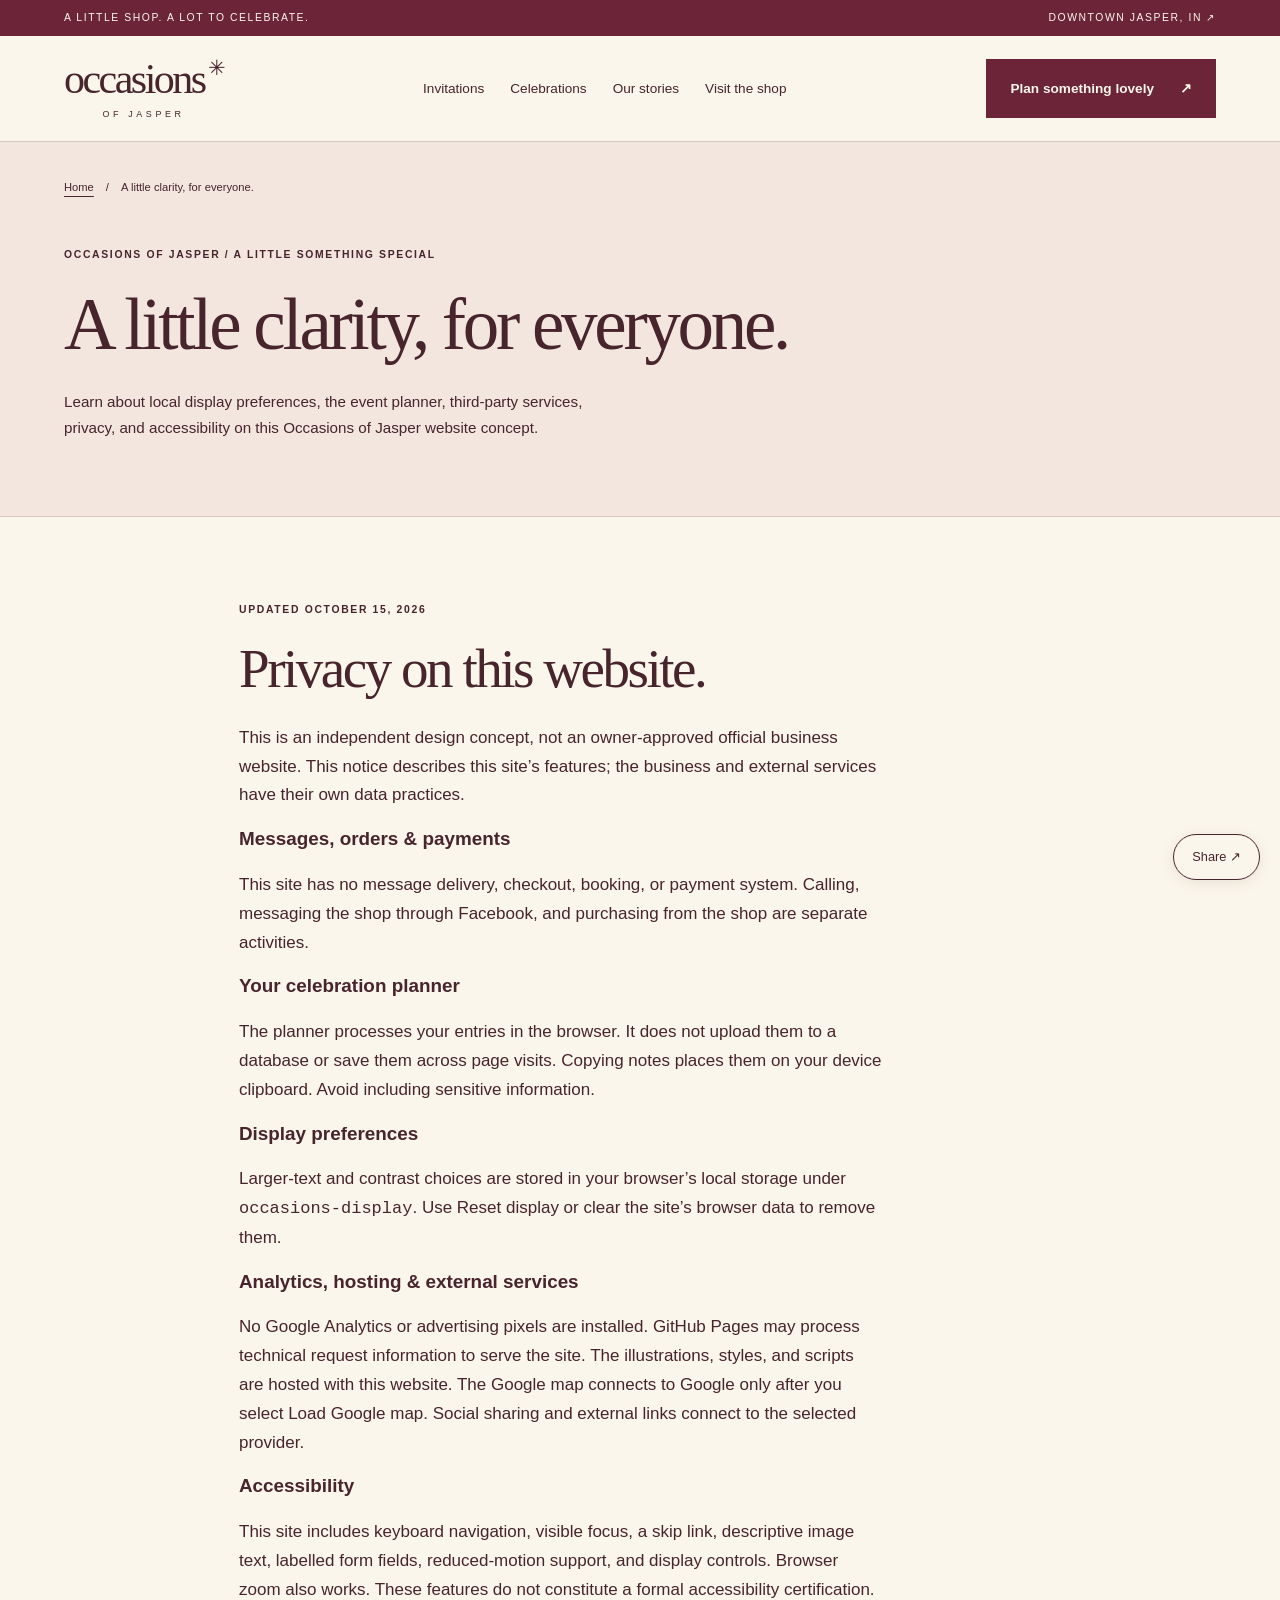
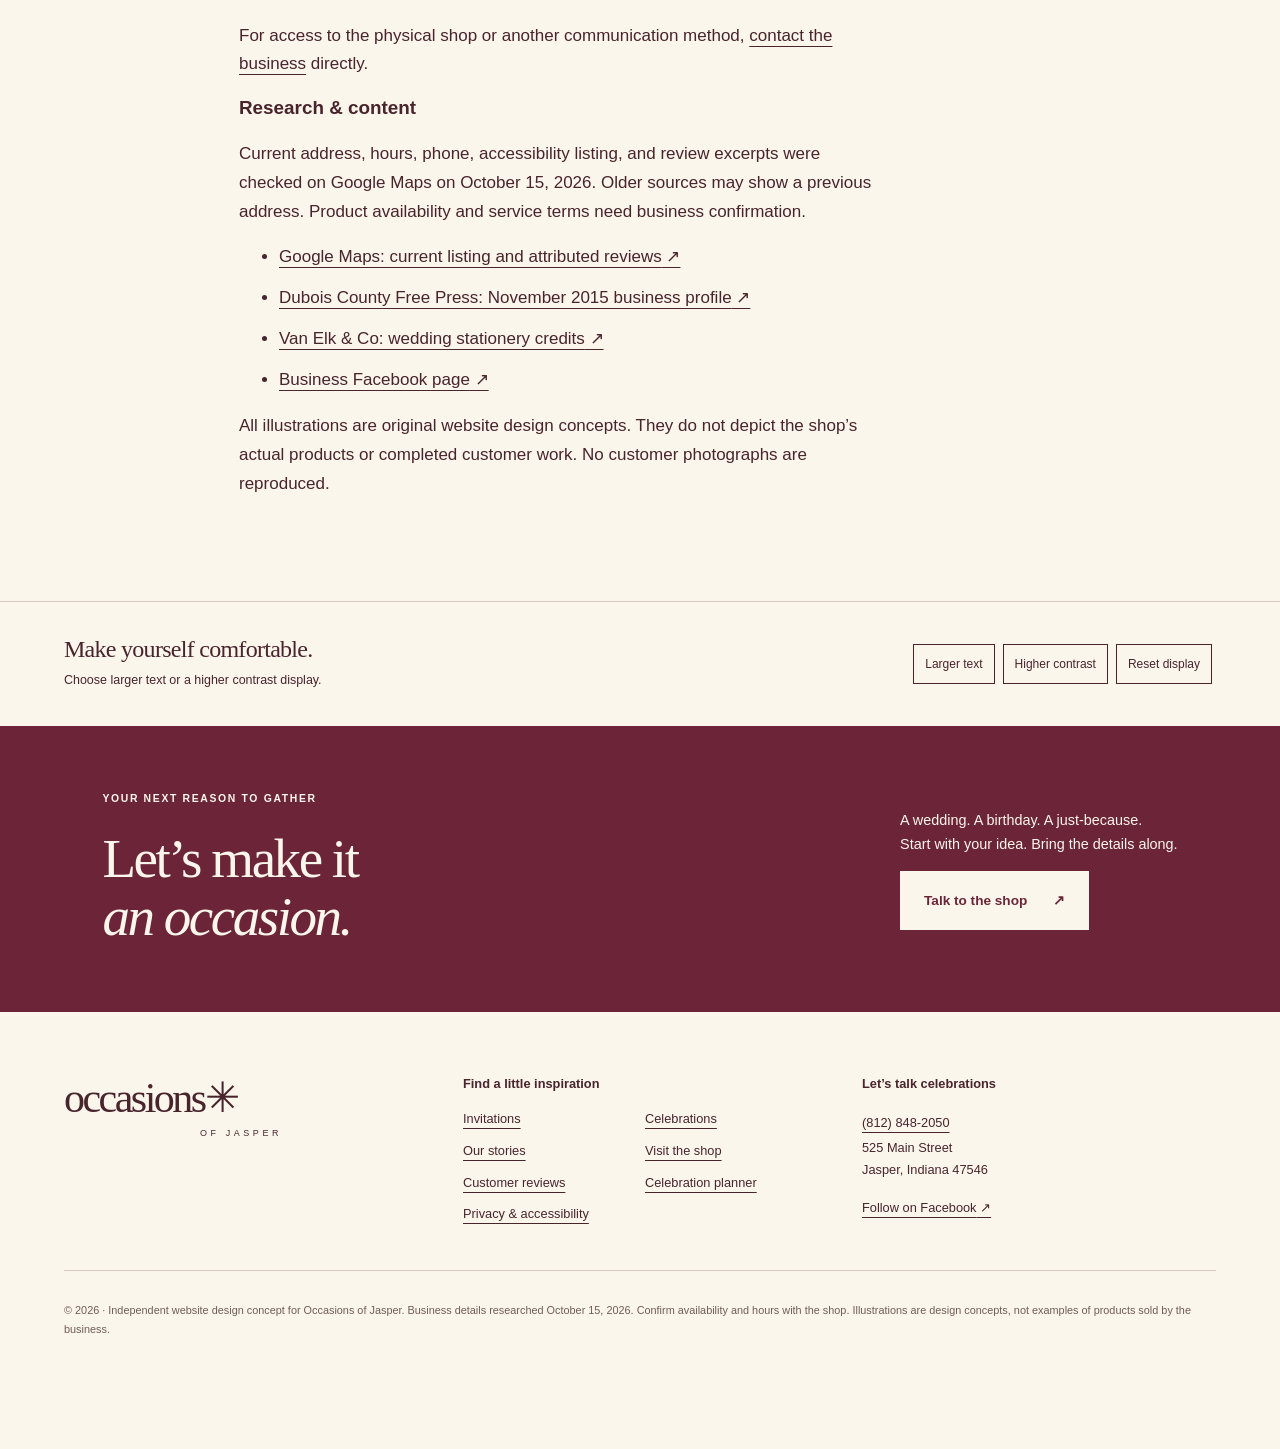
<file: privacy.html>
<!doctype html><html lang="en"><head><meta charset="utf-8"><meta name="viewport" content="width=device-width,initial-scale=1"><title>Privacy & Accessibility | Occasions of Jasper Website Concept</title><meta name="description" content="Learn about local display preferences, the event planner, third-party services, privacy, and accessibility on this Occasions of Jasper website concept."><meta name="theme-color" content="#6c2538"><base href="https://braydenweinel14-dot.github.io/occasions-of-jasper/"><link rel="canonical" href="https://braydenweinel14-dot.github.io/occasions-of-jasper/privacy.html"><link rel="icon" href="favicon.svg" type="image/svg+xml"><link rel="stylesheet" href="styles.css"><script defer src="app.js"></script><meta property="og:type" content="website"><meta property="og:title" content="Privacy & Accessibility | Occasions of Jasper Website Concept"><meta property="og:description" content="Learn about local display preferences, the event planner, third-party services, privacy, and accessibility on this Occasions of Jasper website concept."><meta property="og:url" content="https://braydenweinel14-dot.github.io/occasions-of-jasper/privacy.html"><meta property="og:image" content="https://braydenweinel14-dot.github.io/occasions-of-jasper/celebration.svg"><meta property="og:image:alt" content="Illustrated invitation and party table, a website design concept"><meta name="twitter:card" content="summary"><script type="application/ld+json">{"@context":"https://schema.org","@graph":[{"@type":"Store","@id":"https://braydenweinel14-dot.github.io/occasions-of-jasper/#business","name":"Occasions of Jasper","url":"https://braydenweinel14-dot.github.io/occasions-of-jasper/","telephone":"+1-812-848-2050","address":{"@type":"PostalAddress","streetAddress":"525 Main Street","addressLocality":"Jasper","addressRegion":"IN","postalCode":"47546","addressCountry":"US"},"hasMap":"https://www.google.com/maps?cid=11591105238479187748","sameAs":["https://www.facebook.com/OccasionsofJasper/"],"geo":{"@type":"GeoCoordinates","latitude":38.391157,"longitude":-86.9302439},"openingHoursSpecification":[{"@type":"OpeningHoursSpecification","dayOfWeek":["Monday","Tuesday","Thursday","Friday"],"opens":"10:00","closes":"18:00"},{"@type":"OpeningHoursSpecification","dayOfWeek":"Wednesday","opens":"10:00","closes":"19:00"},{"@type":"OpeningHoursSpecification","dayOfWeek":"Saturday","opens":"10:00","closes":"16:00"}]},{"@type":"WebPage","name":"Privacy & Accessibility | Occasions of Jasper Website Concept","url":"https://braydenweinel14-dot.github.io/occasions-of-jasper/privacy.html","description":"Learn about local display preferences, the event planner, third-party services, privacy, and accessibility on this Occasions of Jasper website concept."},{"@type":"BreadcrumbList","itemListElement":[{"@type":"ListItem","position":1,"name":"Home","item":"https://braydenweinel14-dot.github.io/occasions-of-jasper/"},{"@type":"ListItem","position":2,"name":"A little clarity, for everyone.","item":"https://braydenweinel14-dot.github.io/occasions-of-jasper/privacy.html"}]}]}</script></head><body><a class="skip" href="#main">Skip to main content</a><div class="topline"><span>A LITTLE SHOP. A LOT TO CELEBRATE.</span><a href="visit.html">DOWNTOWN JASPER, IN ↗</a></div><header><a class="brand" href="https://braydenweinel14-dot.github.io/occasions-of-jasper/" aria-label="Occasions of Jasper home"><span>occasions<span class="brand-star" aria-hidden="true">✳</span></span><small>OF JASPER</small></a><button class="menu-toggle" aria-expanded="false" aria-controls="navigation">Menu</button><nav id="navigation" aria-label="Main navigation"><a href="invitations.html">Invitations</a><a href="celebrations.html">Celebrations</a><a href="stories.html">Our stories</a><a href="visit.html">Visit the shop</a></nav><a class="button" href="planner.html">Plan something lovely <span aria-hidden="true">↗</span></a></header><main id="main" tabindex="-1"><div class="page-intro"><nav aria-label="Breadcrumb"><ol><li><a href="https://braydenweinel14-dot.github.io/occasions-of-jasper/">Home</a></li><li aria-current="page">A little clarity, for everyone.</li></ol></nav><p class="eyebrow">OCCASIONS OF JASPER / A LITTLE SOMETHING SPECIAL</p><h1>A little clarity, for everyone.</h1><p>Learn about local display preferences, the event planner, third-party services, privacy, and accessibility on this Occasions of Jasper website concept.</p></div><section class="section narrow"><p class="eyebrow">UPDATED OCTOBER 15, 2026</p><h2>Privacy on this website.</h2><p>This is an independent design concept, not an owner-approved official business website. This notice describes this site’s features; the business and external services have their own data practices.</p><h3>Messages, orders & payments</h3><p>This site has no message delivery, checkout, booking, or payment system. Calling, messaging the shop through Facebook, and purchasing from the shop are separate activities.</p><h3>Your celebration planner</h3><p>The planner processes your entries in the browser. It does not upload them to a database or save them across page visits. Copying notes places them on your device clipboard. Avoid including sensitive information.</p><h3>Display preferences</h3><p>Larger-text and contrast choices are stored in your browser’s local storage under <code>occasions-display</code>. Use Reset display or clear the site’s browser data to remove them.</p><h3>Analytics, hosting & external services</h3><p>No Google Analytics or advertising pixels are installed. GitHub Pages may process technical request information to serve the site. The illustrations, styles, and scripts are hosted with this website. The Google map connects to Google only after you select Load Google map. Social sharing and external links connect to the selected provider.</p><h3>Accessibility</h3><p>This site includes keyboard navigation, visible focus, a skip link, descriptive image text, labelled form fields, reduced-motion support, and display controls. Browser zoom also works. These features do not constitute a formal accessibility certification.</p><p>For access to the physical shop or another communication method, <a href="visit.html">contact the business</a> directly.</p><h3>Research & content</h3><p>Current address, hours, phone, accessibility listing, and review excerpts were checked on Google Maps on October 15, 2026. Older sources may show a previous address. Product availability and service terms need business confirmation.</p><ul class="source-list"><li><a href="https://www.google.com/maps?cid=11591105238479187748" target="_blank" rel="noopener">Google Maps: current listing and attributed reviews<span class="sr-only"> (opens in a new tab)</span> ↗</a></li><li><a href="https://duboiscountyfreepress.com/occasions-of-jasper-party-store-opens-in-downtown-jasper/" target="_blank" rel="noopener">Dubois County Free Press: November 2015 business profile<span class="sr-only"> (opens in a new tab)</span> ↗</a></li><li><a href="https://jennifervanelk.com/leah-jay/" target="_blank" rel="noopener">Van Elk & Co: wedding stationery credits<span class="sr-only"> (opens in a new tab)</span> ↗</a></li><li><a href="https://www.facebook.com/OccasionsofJasper/" target="_blank" rel="noopener">Business Facebook page<span class="sr-only"> (opens in a new tab)</span> ↗</a></li></ul><p>All illustrations are original website design concepts. They do not depict the shop’s actual products or completed customer work. No customer photographs are reproduced.</p></section><section class="reading"><div><h2>Make yourself comfortable.</h2><p>Choose larger text or a higher contrast display.</p></div><div><button id="large-text" aria-pressed="false">Larger text</button><button id="contrast" aria-pressed="false">Higher contrast</button><button id="reset">Reset display</button></div><p id="display-status" role="status" class="sr-only"></p></section></main><section class="closing"><div><p class="eyebrow">YOUR NEXT REASON TO GATHER</p><h2>Let’s make it<br><em>an occasion.</em></h2></div><div><p>A wedding. A birthday. A just-because.<br>Start with your idea. Bring the details along.</p><a class="button secondary" href="visit.html">Talk to the shop <span aria-hidden="true">↗</span></a></div></section><footer><a class="brand" href="https://braydenweinel14-dot.github.io/occasions-of-jasper/" aria-label="Occasions of Jasper home"><span>occasions✳</span><small>OF JASPER</small></a><div><h2 class="footer-title">Find a little inspiration</h2><nav aria-label="More pages"><a href="invitations.html">Invitations</a><a href="celebrations.html">Celebrations</a><a href="stories.html">Our stories</a><a href="visit.html">Visit the shop</a><a href="reviews.html">Customer reviews</a><a href="planner.html">Celebration planner</a><a href="privacy.html">Privacy & accessibility</a></nav></div><div><h2 class="footer-title">Let’s talk celebrations</h2><a href="tel:+18128482050">(812) 848-2050</a><p>525 Main Street<br>Jasper, Indiana 47546</p><a href="https://www.facebook.com/OccasionsofJasper/" target="_blank" rel="noopener">Follow on Facebook<span class="sr-only"> (opens in a new tab)</span> ↗</a></div><p class="footer-note">© 2026 · Independent website design concept for Occasions of Jasper. Business details researched October 15, 2026. Confirm availability and hours with the shop. Illustrations are design concepts, not examples of products sold by the business.</p></footer><aside class="share" aria-label="Share this page"><button id="share-toggle" aria-expanded="false" aria-controls="share-options">Share <span aria-hidden="true">↗</span></button><div id="share-options" hidden><button id="native-share">Share with an app</button><button id="copy-link">Copy link</button><a href="https://www.facebook.com/sharer/sharer.php?u=https%3A%2F%2Fbraydenweinel14-dot.github.io%2Foccasions-of-jasper%2F" target="_blank" rel="noopener">Facebook<span class="sr-only"> (opens in a new tab)</span> ↗</a><a href="https://www.linkedin.com/sharing/share-offsite/?url=https%3A%2F%2Fbraydenweinel14-dot.github.io%2Foccasions-of-jasper%2F" target="_blank" rel="noopener">LinkedIn<span class="sr-only"> (opens in a new tab)</span> ↗</a><p id="share-status" role="status"></p></div></aside><div class="mobile-cta" aria-label="Quick contact"><a href="tel:+18128482050">Call the shop</a><a href="planner.html">Plan your occasion ↗</a></div></body></html>
</file>
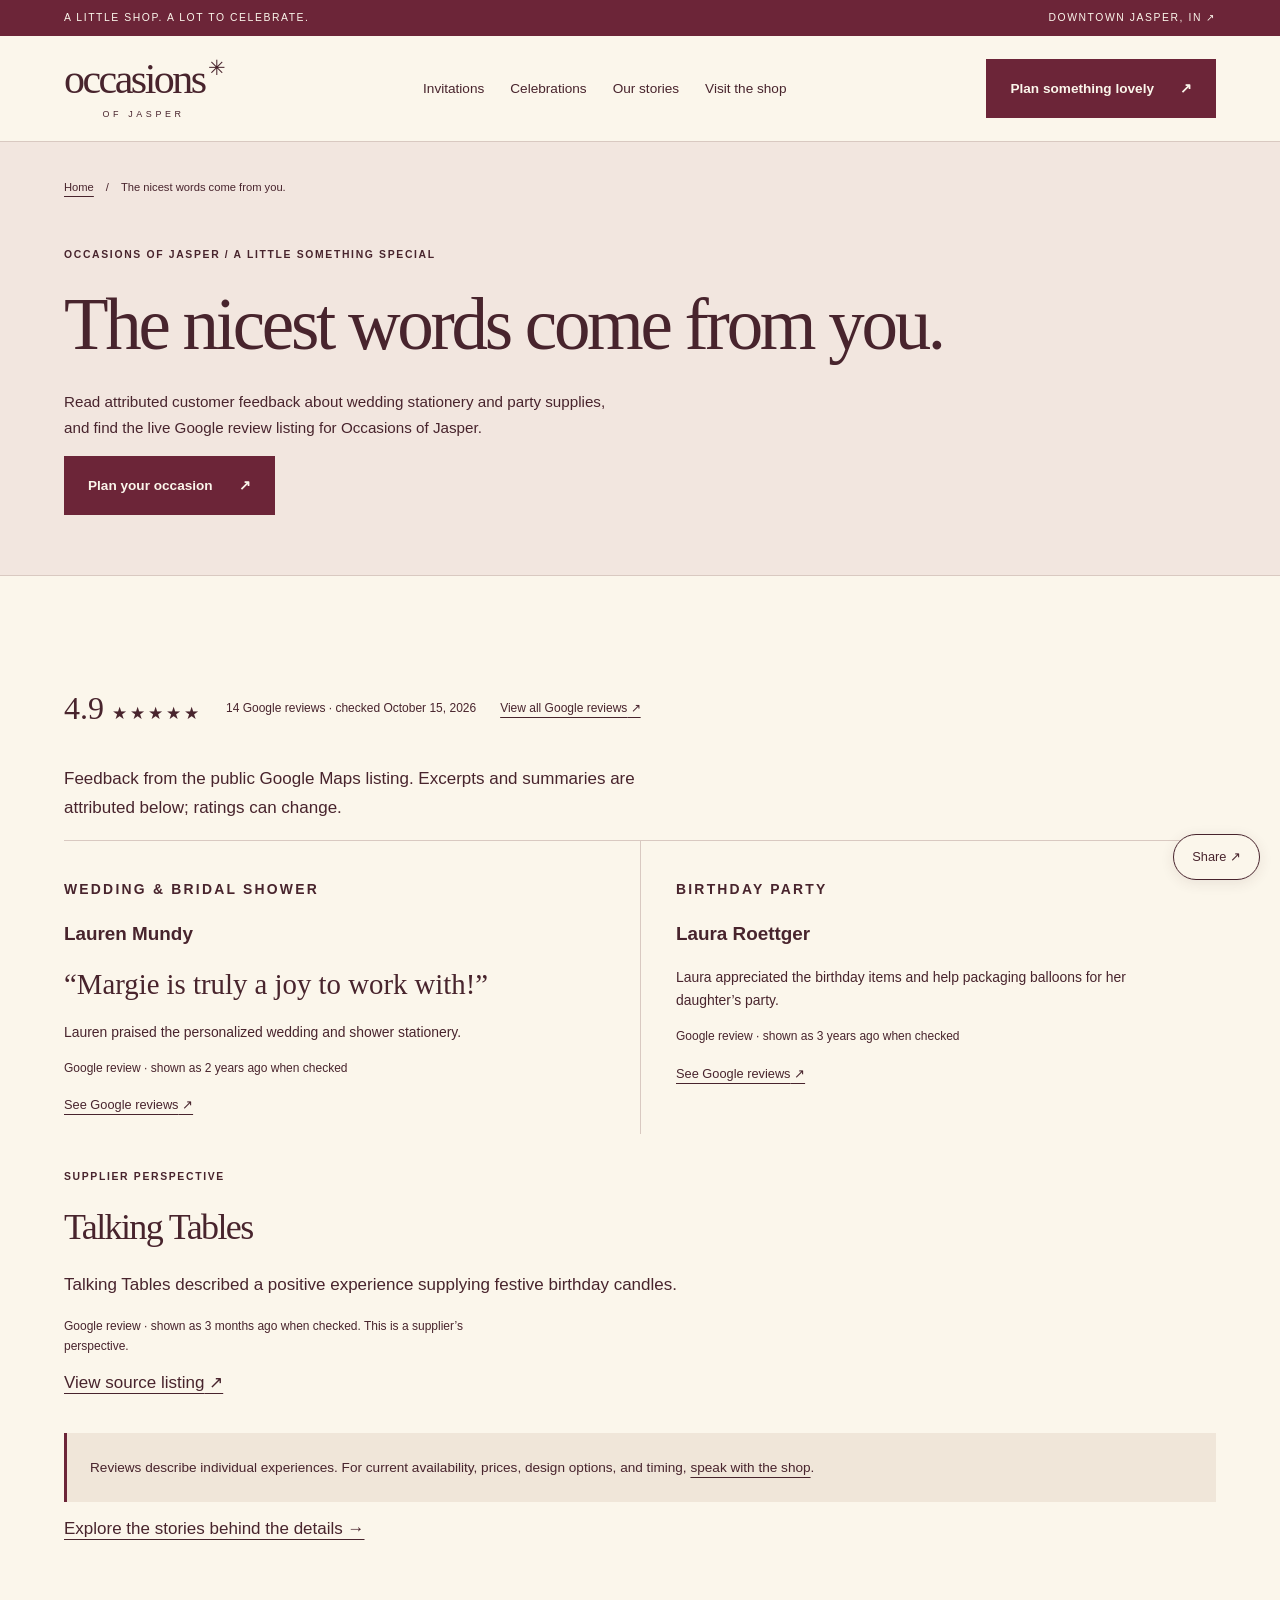
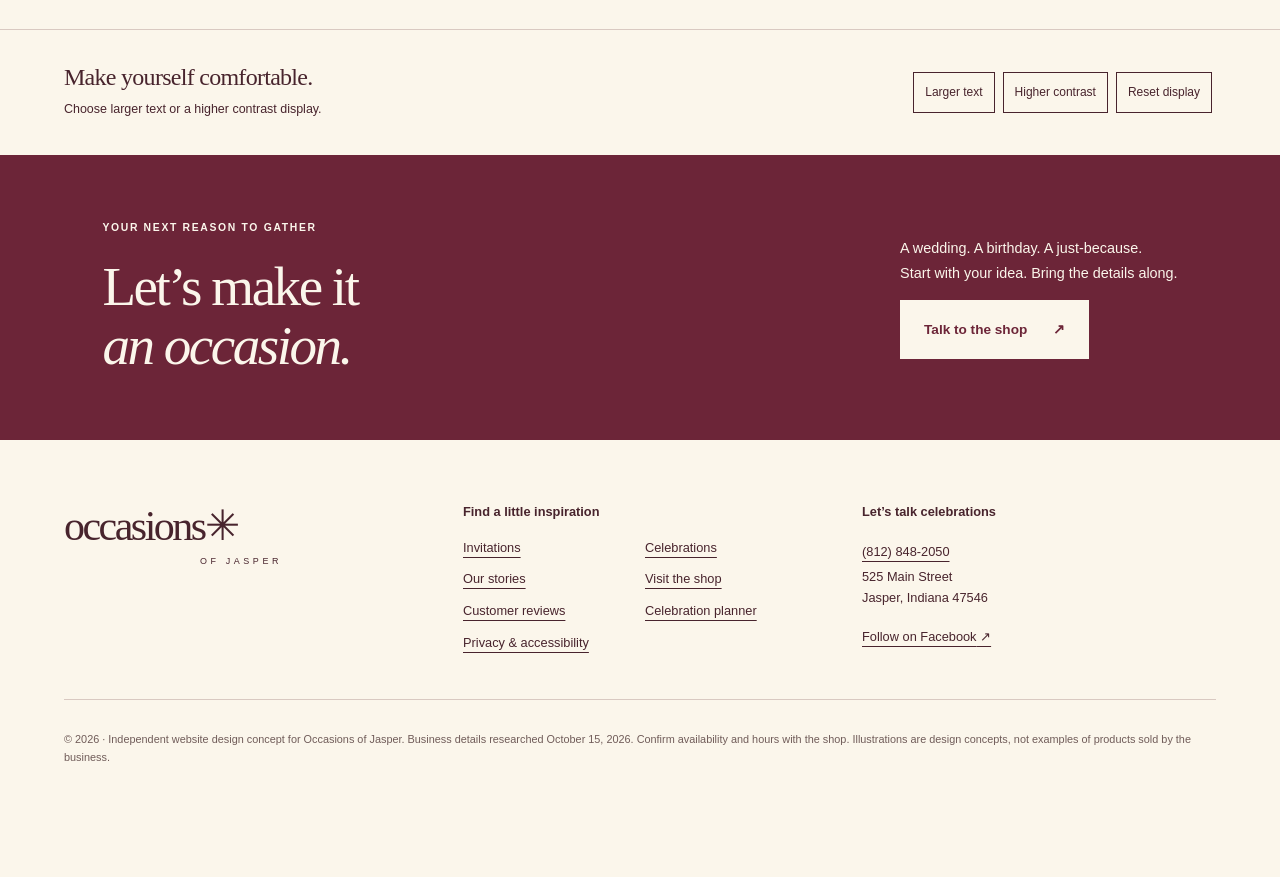
<file: reviews.html>
<!doctype html><html lang="en"><head><meta charset="utf-8"><meta name="viewport" content="width=device-width,initial-scale=1"><title>Customer Reviews | Occasions of Jasper, Indiana</title><meta name="description" content="Read attributed customer feedback about wedding stationery and party supplies, and find the live Google review listing for Occasions of Jasper."><meta name="theme-color" content="#6c2538"><base href="https://braydenweinel14-dot.github.io/occasions-of-jasper/"><link rel="canonical" href="https://braydenweinel14-dot.github.io/occasions-of-jasper/reviews.html"><link rel="icon" href="favicon.svg" type="image/svg+xml"><link rel="stylesheet" href="styles.css"><script defer src="app.js"></script><meta property="og:type" content="website"><meta property="og:title" content="Customer Reviews | Occasions of Jasper, Indiana"><meta property="og:description" content="Read attributed customer feedback about wedding stationery and party supplies, and find the live Google review listing for Occasions of Jasper."><meta property="og:url" content="https://braydenweinel14-dot.github.io/occasions-of-jasper/reviews.html"><meta property="og:image" content="https://braydenweinel14-dot.github.io/occasions-of-jasper/celebration.svg"><meta property="og:image:alt" content="Illustrated invitation and party table, a website design concept"><meta name="twitter:card" content="summary"><script type="application/ld+json">{"@context":"https://schema.org","@graph":[{"@type":"Store","@id":"https://braydenweinel14-dot.github.io/occasions-of-jasper/#business","name":"Occasions of Jasper","url":"https://braydenweinel14-dot.github.io/occasions-of-jasper/","telephone":"+1-812-848-2050","address":{"@type":"PostalAddress","streetAddress":"525 Main Street","addressLocality":"Jasper","addressRegion":"IN","postalCode":"47546","addressCountry":"US"},"hasMap":"https://www.google.com/maps?cid=11591105238479187748","sameAs":["https://www.facebook.com/OccasionsofJasper/"],"geo":{"@type":"GeoCoordinates","latitude":38.391157,"longitude":-86.9302439},"openingHoursSpecification":[{"@type":"OpeningHoursSpecification","dayOfWeek":["Monday","Tuesday","Thursday","Friday"],"opens":"10:00","closes":"18:00"},{"@type":"OpeningHoursSpecification","dayOfWeek":"Wednesday","opens":"10:00","closes":"19:00"},{"@type":"OpeningHoursSpecification","dayOfWeek":"Saturday","opens":"10:00","closes":"16:00"}]},{"@type":"WebPage","name":"Customer Reviews | Occasions of Jasper, Indiana","url":"https://braydenweinel14-dot.github.io/occasions-of-jasper/reviews.html","description":"Read attributed customer feedback about wedding stationery and party supplies, and find the live Google review listing for Occasions of Jasper."},{"@type":"BreadcrumbList","itemListElement":[{"@type":"ListItem","position":1,"name":"Home","item":"https://braydenweinel14-dot.github.io/occasions-of-jasper/"},{"@type":"ListItem","position":2,"name":"The nicest words come from you.","item":"https://braydenweinel14-dot.github.io/occasions-of-jasper/reviews.html"}]}]}</script></head><body><a class="skip" href="#main">Skip to main content</a><div class="topline"><span>A LITTLE SHOP. A LOT TO CELEBRATE.</span><a href="visit.html">DOWNTOWN JASPER, IN ↗</a></div><header><a class="brand" href="https://braydenweinel14-dot.github.io/occasions-of-jasper/" aria-label="Occasions of Jasper home"><span>occasions<span class="brand-star" aria-hidden="true">✳</span></span><small>OF JASPER</small></a><button class="menu-toggle" aria-expanded="false" aria-controls="navigation">Menu</button><nav id="navigation" aria-label="Main navigation"><a href="invitations.html">Invitations</a><a href="celebrations.html">Celebrations</a><a href="stories.html">Our stories</a><a href="visit.html">Visit the shop</a></nav><a class="button" href="planner.html">Plan something lovely <span aria-hidden="true">↗</span></a></header><main id="main" tabindex="-1"><div class="page-intro"><nav aria-label="Breadcrumb"><ol><li><a href="https://braydenweinel14-dot.github.io/occasions-of-jasper/">Home</a></li><li aria-current="page">The nicest words come from you.</li></ol></nav><p class="eyebrow">OCCASIONS OF JASPER / A LITTLE SOMETHING SPECIAL</p><h1>The nicest words come from you.</h1><p>Read attributed customer feedback about wedding stationery and party supplies, and find the live Google review listing for Occasions of Jasper.</p><a class="button" href="planner.html">Plan your occasion <span aria-hidden="true">↗</span></a></div><section class="section"><div class="rating"><strong>4.9 <span aria-hidden="true">★★★★★</span></strong><span>14 Google reviews · checked October 15, 2026</span><a href="https://www.google.com/maps?cid=11591105238479187748" target="_blank" rel="noopener">View all Google reviews<span class="sr-only"> (opens in a new tab)</span> ↗</a></div><p>Feedback from the public Google Maps listing. Excerpts and summaries are attributed below; ratings can change.</p><div class="review-grid"><article><p class="eyebrow">WEDDING & BRIDAL SHOWER</p><h3>Lauren Mundy</h3><blockquote>“Margie is truly a joy to work with!”</blockquote><p>Lauren praised the personalized wedding and shower stationery.</p><p class="fine">Google review · shown as 2 years ago when checked</p><a href="https://www.google.com/maps?cid=11591105238479187748" target="_blank" rel="noopener">See Google reviews<span class="sr-only"> (opens in a new tab)</span> ↗</a></article><article><p class="eyebrow">BIRTHDAY PARTY</p><h3>Laura Roettger</h3><p>Laura appreciated the birthday items and help packaging balloons for her daughter’s party.</p><p class="fine">Google review · shown as 3 years ago when checked</p><a href="https://www.google.com/maps?cid=11591105238479187748" target="_blank" rel="noopener">See Google reviews<span class="sr-only"> (opens in a new tab)</span> ↗</a></article></div><article class="additional-review"><p class="eyebrow">SUPPLIER PERSPECTIVE</p><h2>Talking Tables</h2><p>Talking Tables described a positive experience supplying festive birthday candles.</p><p class="fine">Google review · shown as 3 months ago when checked. This is a supplier’s perspective.</p><a href="https://www.google.com/maps?cid=11591105238479187748" target="_blank" rel="noopener">View source listing<span class="sr-only"> (opens in a new tab)</span> ↗</a></article><p class="evidence">Reviews describe individual experiences. For current availability, prices, design options, and timing, <a href="visit.html">speak with the shop</a>.</p><a href="stories.html">Explore the stories behind the details →</a></section><section class="reading"><div><h2>Make yourself comfortable.</h2><p>Choose larger text or a higher contrast display.</p></div><div><button id="large-text" aria-pressed="false">Larger text</button><button id="contrast" aria-pressed="false">Higher contrast</button><button id="reset">Reset display</button></div><p id="display-status" role="status" class="sr-only"></p></section></main><section class="closing"><div><p class="eyebrow">YOUR NEXT REASON TO GATHER</p><h2>Let’s make it<br><em>an occasion.</em></h2></div><div><p>A wedding. A birthday. A just-because.<br>Start with your idea. Bring the details along.</p><a class="button secondary" href="visit.html">Talk to the shop <span aria-hidden="true">↗</span></a></div></section><footer><a class="brand" href="https://braydenweinel14-dot.github.io/occasions-of-jasper/" aria-label="Occasions of Jasper home"><span>occasions✳</span><small>OF JASPER</small></a><div><h2 class="footer-title">Find a little inspiration</h2><nav aria-label="More pages"><a href="invitations.html">Invitations</a><a href="celebrations.html">Celebrations</a><a href="stories.html">Our stories</a><a href="visit.html">Visit the shop</a><a href="reviews.html">Customer reviews</a><a href="planner.html">Celebration planner</a><a href="privacy.html">Privacy & accessibility</a></nav></div><div><h2 class="footer-title">Let’s talk celebrations</h2><a href="tel:+18128482050">(812) 848-2050</a><p>525 Main Street<br>Jasper, Indiana 47546</p><a href="https://www.facebook.com/OccasionsofJasper/" target="_blank" rel="noopener">Follow on Facebook<span class="sr-only"> (opens in a new tab)</span> ↗</a></div><p class="footer-note">© 2026 · Independent website design concept for Occasions of Jasper. Business details researched October 15, 2026. Confirm availability and hours with the shop. Illustrations are design concepts, not examples of products sold by the business.</p></footer><aside class="share" aria-label="Share this page"><button id="share-toggle" aria-expanded="false" aria-controls="share-options">Share <span aria-hidden="true">↗</span></button><div id="share-options" hidden><button id="native-share">Share with an app</button><button id="copy-link">Copy link</button><a href="https://www.facebook.com/sharer/sharer.php?u=https%3A%2F%2Fbraydenweinel14-dot.github.io%2Foccasions-of-jasper%2F" target="_blank" rel="noopener">Facebook<span class="sr-only"> (opens in a new tab)</span> ↗</a><a href="https://www.linkedin.com/sharing/share-offsite/?url=https%3A%2F%2Fbraydenweinel14-dot.github.io%2Foccasions-of-jasper%2F" target="_blank" rel="noopener">LinkedIn<span class="sr-only"> (opens in a new tab)</span> ↗</a><p id="share-status" role="status"></p></div></aside><div class="mobile-cta" aria-label="Quick contact"><a href="tel:+18128482050">Call the shop</a><a href="planner.html">Plan your occasion ↗</a></div></body></html>
</file>
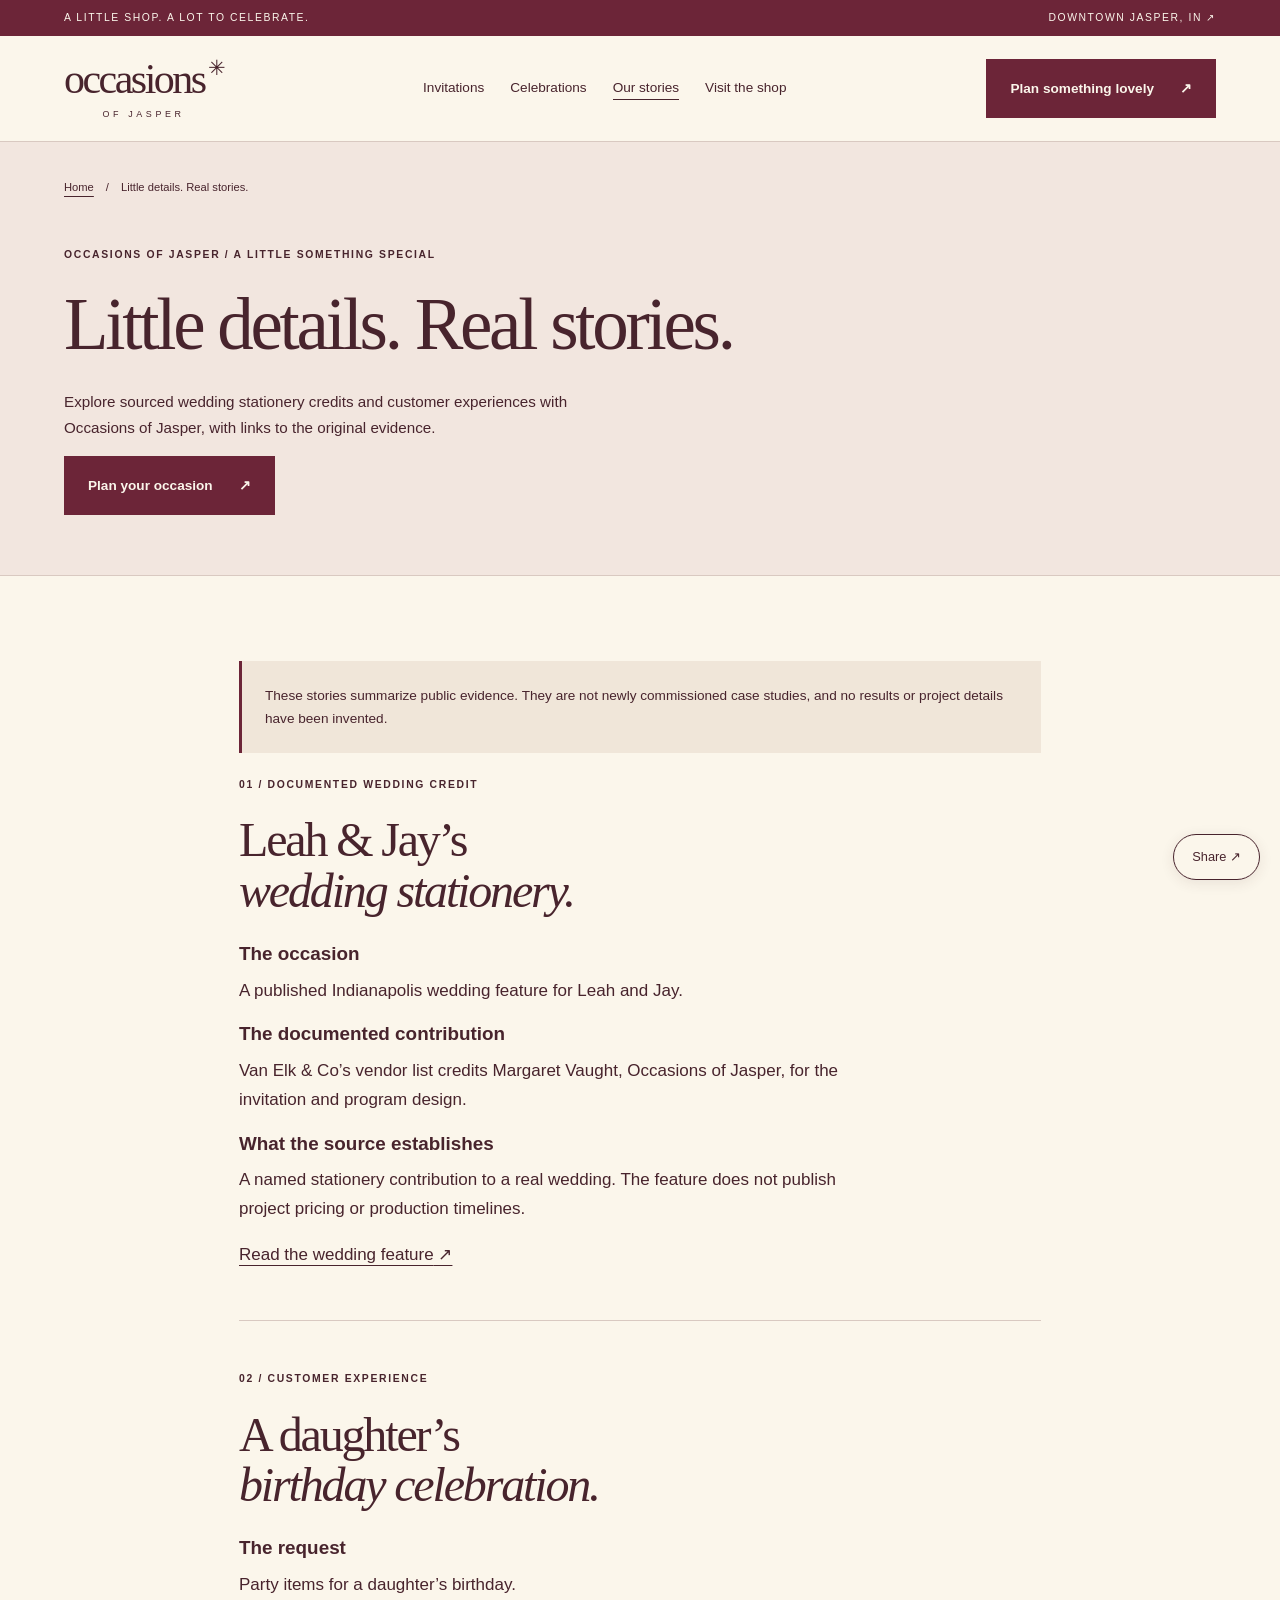
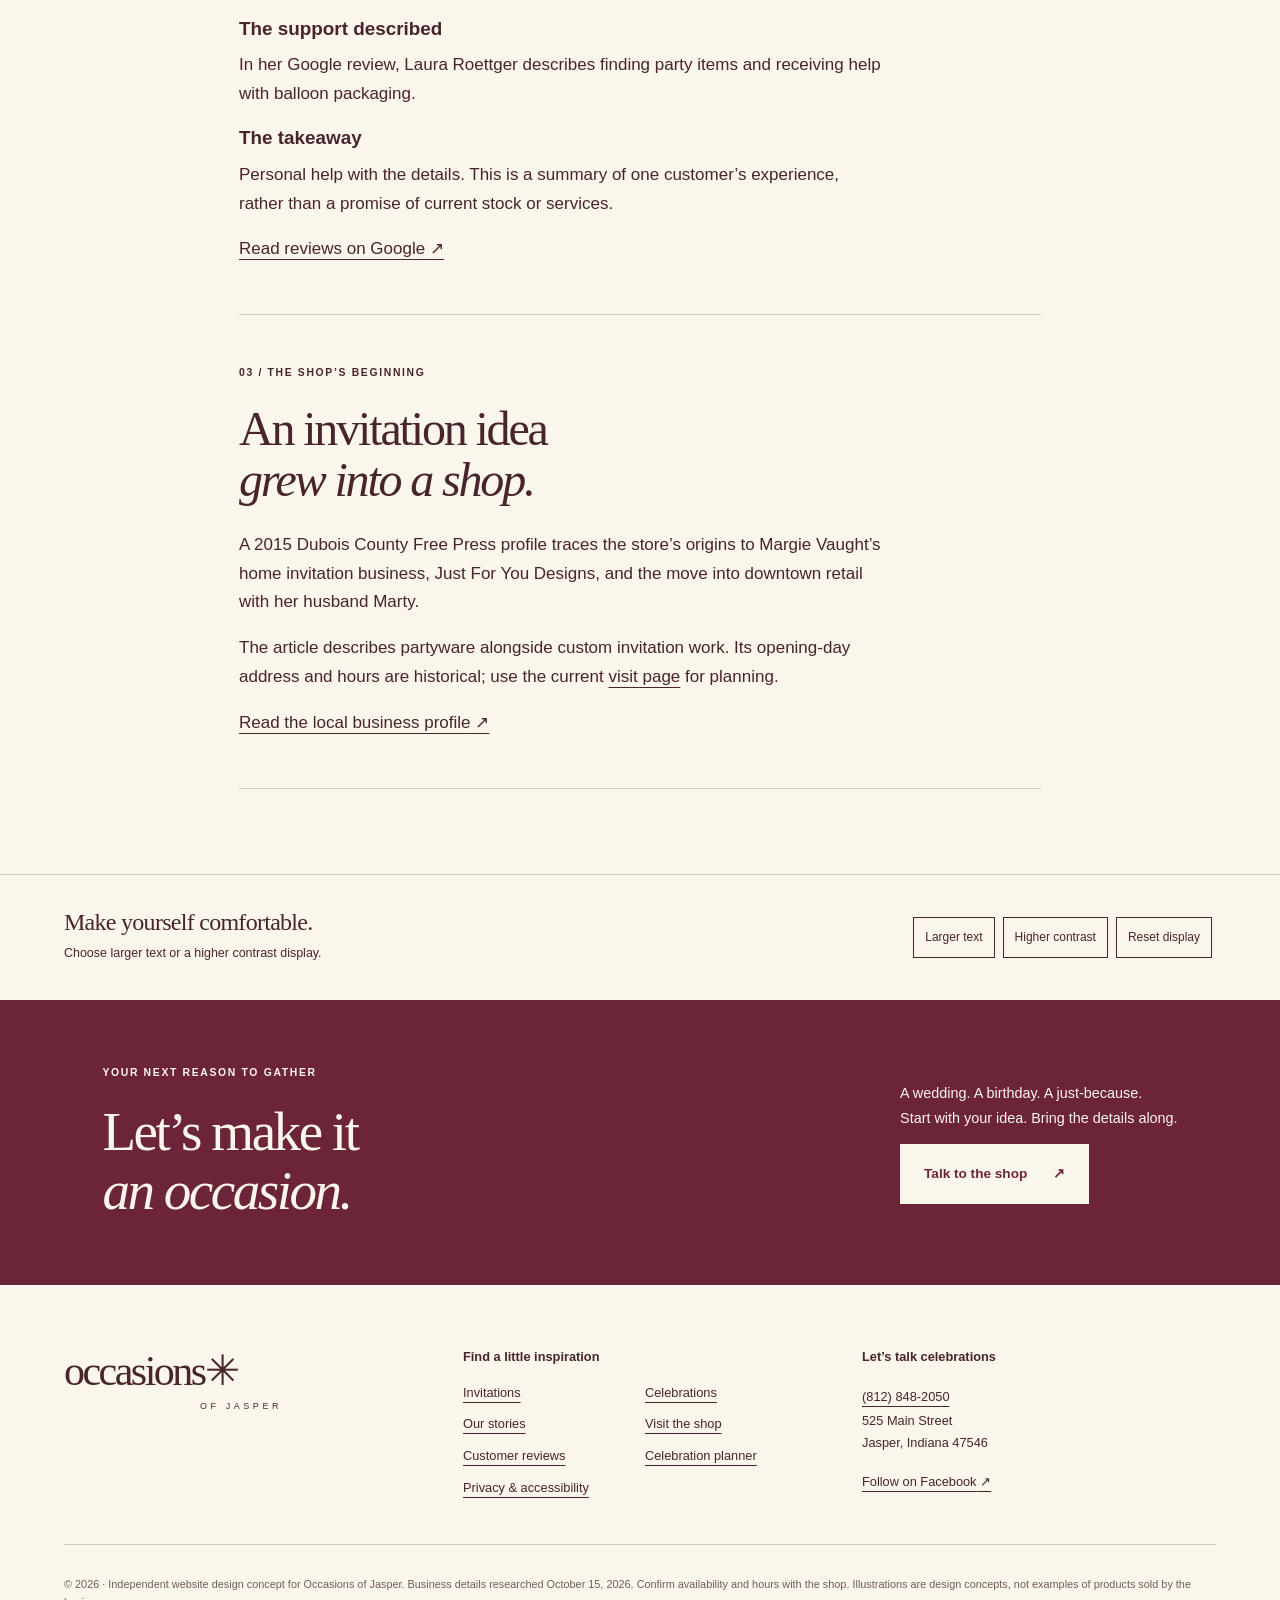
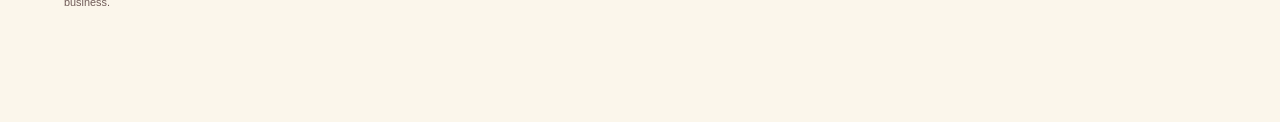
<file: stories.html>
<!doctype html><html lang="en"><head><meta charset="utf-8"><meta name="viewport" content="width=device-width,initial-scale=1"><title>Wedding & Party Stories | Occasions of Jasper</title><meta name="description" content="Explore sourced wedding stationery credits and customer experiences with Occasions of Jasper, with links to the original evidence."><meta name="theme-color" content="#6c2538"><base href="https://braydenweinel14-dot.github.io/occasions-of-jasper/"><link rel="canonical" href="https://braydenweinel14-dot.github.io/occasions-of-jasper/stories.html"><link rel="icon" href="favicon.svg" type="image/svg+xml"><link rel="stylesheet" href="styles.css"><script defer src="app.js"></script><meta property="og:type" content="website"><meta property="og:title" content="Wedding & Party Stories | Occasions of Jasper"><meta property="og:description" content="Explore sourced wedding stationery credits and customer experiences with Occasions of Jasper, with links to the original evidence."><meta property="og:url" content="https://braydenweinel14-dot.github.io/occasions-of-jasper/stories.html"><meta property="og:image" content="https://braydenweinel14-dot.github.io/occasions-of-jasper/celebration.svg"><meta property="og:image:alt" content="Illustrated invitation and party table, a website design concept"><meta name="twitter:card" content="summary"><script type="application/ld+json">{"@context":"https://schema.org","@graph":[{"@type":"Store","@id":"https://braydenweinel14-dot.github.io/occasions-of-jasper/#business","name":"Occasions of Jasper","url":"https://braydenweinel14-dot.github.io/occasions-of-jasper/","telephone":"+1-812-848-2050","address":{"@type":"PostalAddress","streetAddress":"525 Main Street","addressLocality":"Jasper","addressRegion":"IN","postalCode":"47546","addressCountry":"US"},"hasMap":"https://www.google.com/maps?cid=11591105238479187748","sameAs":["https://www.facebook.com/OccasionsofJasper/"],"geo":{"@type":"GeoCoordinates","latitude":38.391157,"longitude":-86.9302439},"openingHoursSpecification":[{"@type":"OpeningHoursSpecification","dayOfWeek":["Monday","Tuesday","Thursday","Friday"],"opens":"10:00","closes":"18:00"},{"@type":"OpeningHoursSpecification","dayOfWeek":"Wednesday","opens":"10:00","closes":"19:00"},{"@type":"OpeningHoursSpecification","dayOfWeek":"Saturday","opens":"10:00","closes":"16:00"}]},{"@type":"WebPage","name":"Wedding & Party Stories | Occasions of Jasper","url":"https://braydenweinel14-dot.github.io/occasions-of-jasper/stories.html","description":"Explore sourced wedding stationery credits and customer experiences with Occasions of Jasper, with links to the original evidence."},{"@type":"BreadcrumbList","itemListElement":[{"@type":"ListItem","position":1,"name":"Home","item":"https://braydenweinel14-dot.github.io/occasions-of-jasper/"},{"@type":"ListItem","position":2,"name":"Little details. Real stories.","item":"https://braydenweinel14-dot.github.io/occasions-of-jasper/stories.html"}]}]}</script></head><body><a class="skip" href="#main">Skip to main content</a><div class="topline"><span>A LITTLE SHOP. A LOT TO CELEBRATE.</span><a href="visit.html">DOWNTOWN JASPER, IN ↗</a></div><header><a class="brand" href="https://braydenweinel14-dot.github.io/occasions-of-jasper/" aria-label="Occasions of Jasper home"><span>occasions<span class="brand-star" aria-hidden="true">✳</span></span><small>OF JASPER</small></a><button class="menu-toggle" aria-expanded="false" aria-controls="navigation">Menu</button><nav id="navigation" aria-label="Main navigation"><a href="invitations.html">Invitations</a><a href="celebrations.html">Celebrations</a><a href="stories.html" aria-current="page">Our stories</a><a href="visit.html">Visit the shop</a></nav><a class="button" href="planner.html">Plan something lovely <span aria-hidden="true">↗</span></a></header><main id="main" tabindex="-1"><div class="page-intro"><nav aria-label="Breadcrumb"><ol><li><a href="https://braydenweinel14-dot.github.io/occasions-of-jasper/">Home</a></li><li aria-current="page">Little details. Real stories.</li></ol></nav><p class="eyebrow">OCCASIONS OF JASPER / A LITTLE SOMETHING SPECIAL</p><h1>Little details. Real stories.</h1><p>Explore sourced wedding stationery credits and customer experiences with Occasions of Jasper, with links to the original evidence.</p><a class="button" href="planner.html">Plan your occasion <span aria-hidden="true">↗</span></a></div><section class="section narrow"><p class="evidence">These stories summarize public evidence. They are not newly commissioned case studies, and no results or project details have been invented.</p><article class="case" id="wedding"><p class="eyebrow">01 / DOCUMENTED WEDDING CREDIT</p><h2>Leah & Jay’s<br><em>wedding stationery.</em></h2><h3>The occasion</h3><p>A published Indianapolis wedding feature for Leah and Jay.</p><h3>The documented contribution</h3><p>Van Elk & Co’s vendor list credits Margaret Vaught, Occasions of Jasper, for the invitation and program design.</p><h3>What the source establishes</h3><p>A named stationery contribution to a real wedding. The feature does not publish project pricing or production timelines.</p><a href="https://jennifervanelk.com/leah-jay/" target="_blank" rel="noopener">Read the wedding feature<span class="sr-only"> (opens in a new tab)</span> ↗</a></article><article class="case" id="birthday"><p class="eyebrow">02 / CUSTOMER EXPERIENCE</p><h2>A daughter’s<br><em>birthday celebration.</em></h2><h3>The request</h3><p>Party items for a daughter’s birthday.</p><h3>The support described</h3><p>In her Google review, Laura Roettger describes finding party items and receiving help with balloon packaging.</p><h3>The takeaway</h3><p>Personal help with the details. This is a summary of one customer’s experience, rather than a promise of current stock or services.</p><a href="https://www.google.com/maps?cid=11591105238479187748" target="_blank" rel="noopener">Read reviews on Google<span class="sr-only"> (opens in a new tab)</span> ↗</a></article><article class="case"><p class="eyebrow">03 / THE SHOP’S BEGINNING</p><h2>An invitation idea<br><em>grew into a shop.</em></h2><p>A 2015 Dubois County Free Press profile traces the store’s origins to Margie Vaught’s home invitation business, Just For You Designs, and the move into downtown retail with her husband Marty.</p><p>The article describes partyware alongside custom invitation work. Its opening-day address and hours are historical; use the current <a href="visit.html">visit page</a> for planning.</p><a href="https://duboiscountyfreepress.com/occasions-of-jasper-party-store-opens-in-downtown-jasper/" target="_blank" rel="noopener">Read the local business profile<span class="sr-only"> (opens in a new tab)</span> ↗</a></article></section><section class="reading"><div><h2>Make yourself comfortable.</h2><p>Choose larger text or a higher contrast display.</p></div><div><button id="large-text" aria-pressed="false">Larger text</button><button id="contrast" aria-pressed="false">Higher contrast</button><button id="reset">Reset display</button></div><p id="display-status" role="status" class="sr-only"></p></section></main><section class="closing"><div><p class="eyebrow">YOUR NEXT REASON TO GATHER</p><h2>Let’s make it<br><em>an occasion.</em></h2></div><div><p>A wedding. A birthday. A just-because.<br>Start with your idea. Bring the details along.</p><a class="button secondary" href="visit.html">Talk to the shop <span aria-hidden="true">↗</span></a></div></section><footer><a class="brand" href="https://braydenweinel14-dot.github.io/occasions-of-jasper/" aria-label="Occasions of Jasper home"><span>occasions✳</span><small>OF JASPER</small></a><div><h2 class="footer-title">Find a little inspiration</h2><nav aria-label="More pages"><a href="invitations.html">Invitations</a><a href="celebrations.html">Celebrations</a><a href="stories.html">Our stories</a><a href="visit.html">Visit the shop</a><a href="reviews.html">Customer reviews</a><a href="planner.html">Celebration planner</a><a href="privacy.html">Privacy & accessibility</a></nav></div><div><h2 class="footer-title">Let’s talk celebrations</h2><a href="tel:+18128482050">(812) 848-2050</a><p>525 Main Street<br>Jasper, Indiana 47546</p><a href="https://www.facebook.com/OccasionsofJasper/" target="_blank" rel="noopener">Follow on Facebook<span class="sr-only"> (opens in a new tab)</span> ↗</a></div><p class="footer-note">© 2026 · Independent website design concept for Occasions of Jasper. Business details researched October 15, 2026. Confirm availability and hours with the shop. Illustrations are design concepts, not examples of products sold by the business.</p></footer><aside class="share" aria-label="Share this page"><button id="share-toggle" aria-expanded="false" aria-controls="share-options">Share <span aria-hidden="true">↗</span></button><div id="share-options" hidden><button id="native-share">Share with an app</button><button id="copy-link">Copy link</button><a href="https://www.facebook.com/sharer/sharer.php?u=https%3A%2F%2Fbraydenweinel14-dot.github.io%2Foccasions-of-jasper%2F" target="_blank" rel="noopener">Facebook<span class="sr-only"> (opens in a new tab)</span> ↗</a><a href="https://www.linkedin.com/sharing/share-offsite/?url=https%3A%2F%2Fbraydenweinel14-dot.github.io%2Foccasions-of-jasper%2F" target="_blank" rel="noopener">LinkedIn<span class="sr-only"> (opens in a new tab)</span> ↗</a><p id="share-status" role="status"></p></div></aside><div class="mobile-cta" aria-label="Quick contact"><a href="tel:+18128482050">Call the shop</a><a href="planner.html">Plan your occasion ↗</a></div></body></html>
</file>
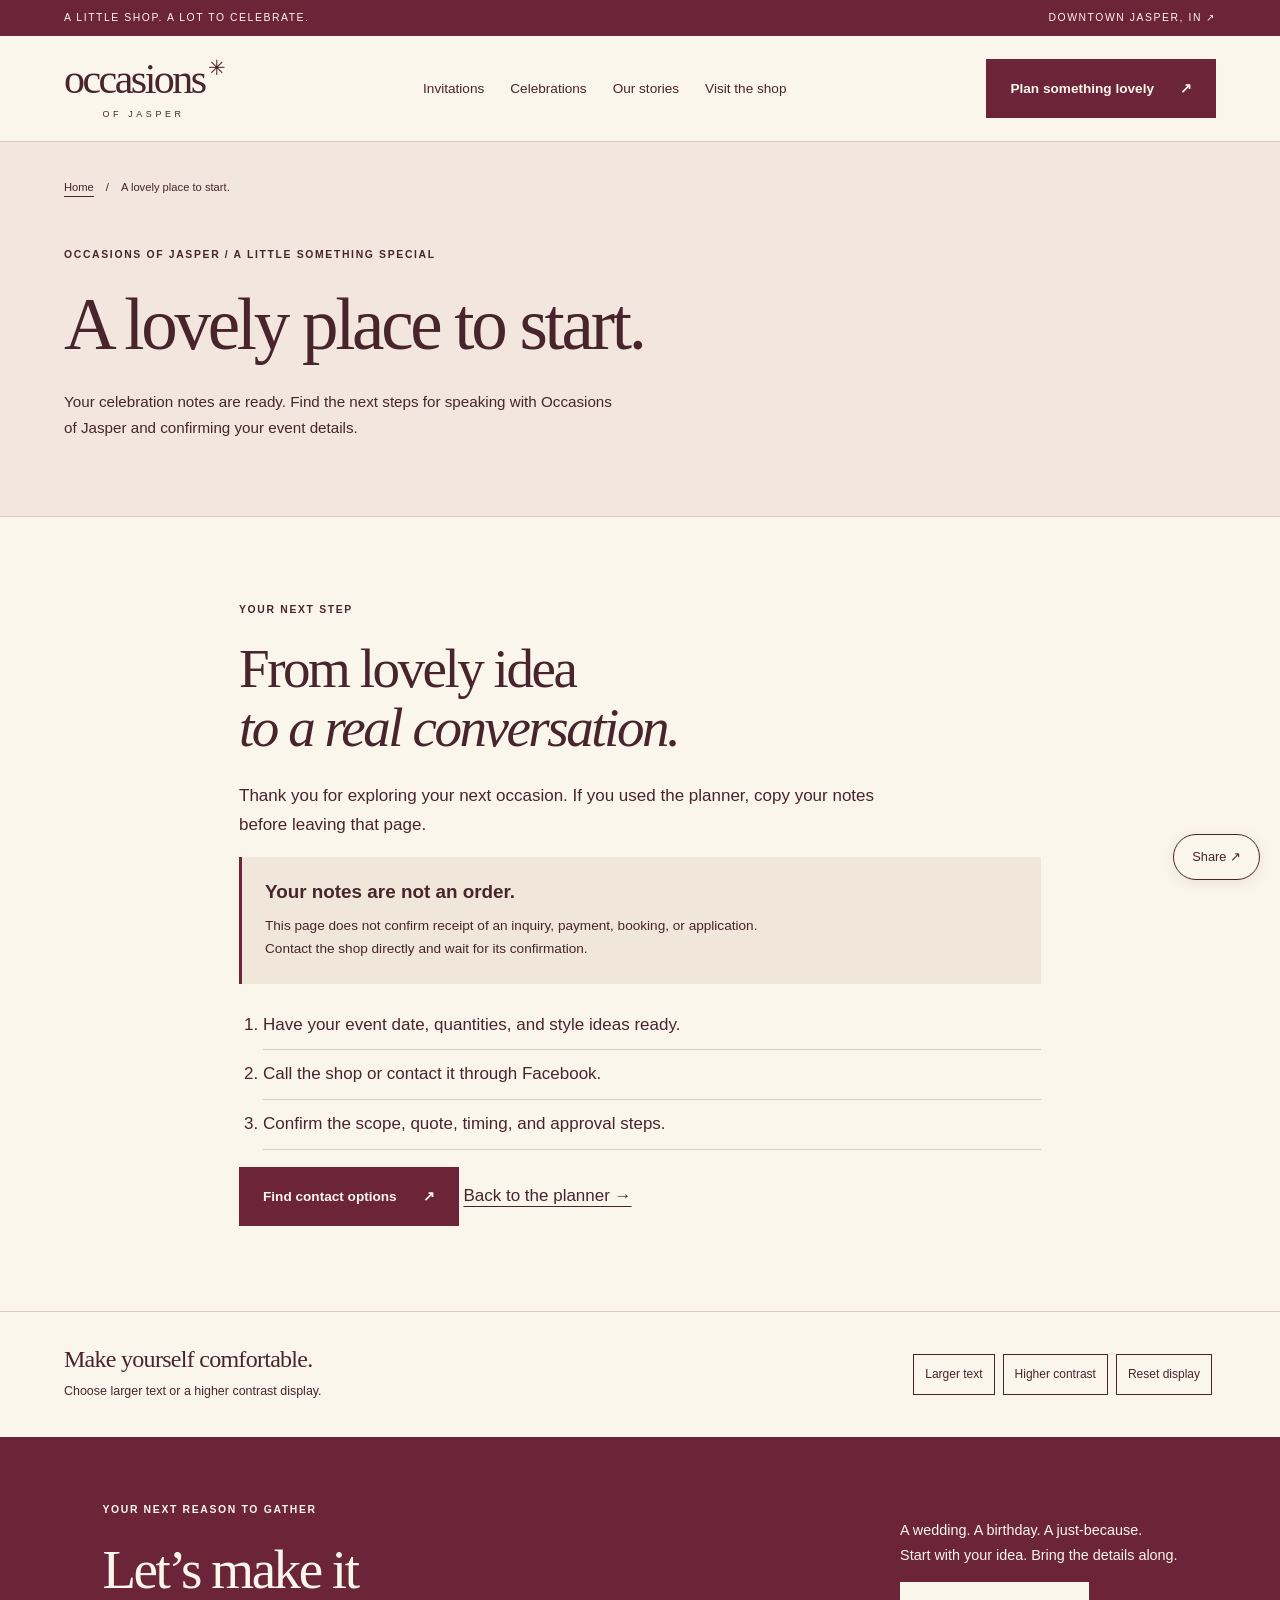
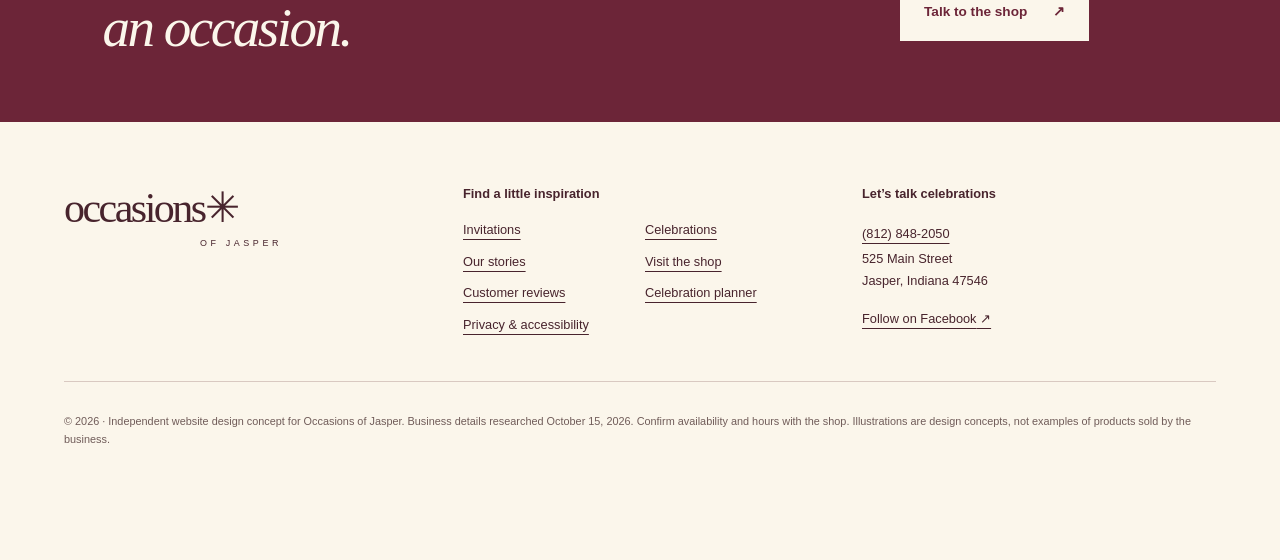
<file: thank-you.html>
<!doctype html><html lang="en"><head><meta charset="utf-8"><meta name="viewport" content="width=device-width,initial-scale=1"><title>Thank You & Next Steps | Occasions of Jasper</title><meta name="description" content="Your celebration notes are ready. Find the next steps for speaking with Occasions of Jasper and confirming your event details."><meta name="theme-color" content="#6c2538"><base href="https://braydenweinel14-dot.github.io/occasions-of-jasper/"><link rel="canonical" href="https://braydenweinel14-dot.github.io/occasions-of-jasper/thank-you.html"><link rel="icon" href="favicon.svg" type="image/svg+xml"><link rel="stylesheet" href="styles.css"><script defer src="app.js"></script><meta property="og:type" content="website"><meta property="og:title" content="Thank You & Next Steps | Occasions of Jasper"><meta property="og:description" content="Your celebration notes are ready. Find the next steps for speaking with Occasions of Jasper and confirming your event details."><meta property="og:url" content="https://braydenweinel14-dot.github.io/occasions-of-jasper/thank-you.html"><meta property="og:image" content="https://braydenweinel14-dot.github.io/occasions-of-jasper/celebration.svg"><meta property="og:image:alt" content="Illustrated invitation and party table, a website design concept"><meta name="twitter:card" content="summary"><meta name="robots" content="noindex,follow"><script type="application/ld+json">{"@context":"https://schema.org","@graph":[{"@type":"Store","@id":"https://braydenweinel14-dot.github.io/occasions-of-jasper/#business","name":"Occasions of Jasper","url":"https://braydenweinel14-dot.github.io/occasions-of-jasper/","telephone":"+1-812-848-2050","address":{"@type":"PostalAddress","streetAddress":"525 Main Street","addressLocality":"Jasper","addressRegion":"IN","postalCode":"47546","addressCountry":"US"},"hasMap":"https://www.google.com/maps?cid=11591105238479187748","sameAs":["https://www.facebook.com/OccasionsofJasper/"],"geo":{"@type":"GeoCoordinates","latitude":38.391157,"longitude":-86.9302439},"openingHoursSpecification":[{"@type":"OpeningHoursSpecification","dayOfWeek":["Monday","Tuesday","Thursday","Friday"],"opens":"10:00","closes":"18:00"},{"@type":"OpeningHoursSpecification","dayOfWeek":"Wednesday","opens":"10:00","closes":"19:00"},{"@type":"OpeningHoursSpecification","dayOfWeek":"Saturday","opens":"10:00","closes":"16:00"}]},{"@type":"WebPage","name":"Thank You & Next Steps | Occasions of Jasper","url":"https://braydenweinel14-dot.github.io/occasions-of-jasper/thank-you.html","description":"Your celebration notes are ready. Find the next steps for speaking with Occasions of Jasper and confirming your event details."},{"@type":"BreadcrumbList","itemListElement":[{"@type":"ListItem","position":1,"name":"Home","item":"https://braydenweinel14-dot.github.io/occasions-of-jasper/"},{"@type":"ListItem","position":2,"name":"A lovely place to start.","item":"https://braydenweinel14-dot.github.io/occasions-of-jasper/thank-you.html"}]}]}</script></head><body><a class="skip" href="#main">Skip to main content</a><div class="topline"><span>A LITTLE SHOP. A LOT TO CELEBRATE.</span><a href="visit.html">DOWNTOWN JASPER, IN ↗</a></div><header><a class="brand" href="https://braydenweinel14-dot.github.io/occasions-of-jasper/" aria-label="Occasions of Jasper home"><span>occasions<span class="brand-star" aria-hidden="true">✳</span></span><small>OF JASPER</small></a><button class="menu-toggle" aria-expanded="false" aria-controls="navigation">Menu</button><nav id="navigation" aria-label="Main navigation"><a href="invitations.html">Invitations</a><a href="celebrations.html">Celebrations</a><a href="stories.html">Our stories</a><a href="visit.html">Visit the shop</a></nav><a class="button" href="planner.html">Plan something lovely <span aria-hidden="true">↗</span></a></header><main id="main" tabindex="-1"><div class="page-intro"><nav aria-label="Breadcrumb"><ol><li><a href="https://braydenweinel14-dot.github.io/occasions-of-jasper/">Home</a></li><li aria-current="page">A lovely place to start.</li></ol></nav><p class="eyebrow">OCCASIONS OF JASPER / A LITTLE SOMETHING SPECIAL</p><h1>A lovely place to start.</h1><p>Your celebration notes are ready. Find the next steps for speaking with Occasions of Jasper and confirming your event details.</p></div><section class="section narrow"><p class="eyebrow">YOUR NEXT STEP</p><h2>From lovely idea<br><em>to a real conversation.</em></h2><p>Thank you for exploring your next occasion. If you used the planner, copy your notes before leaving that page.</p><div class="evidence"><h3>Your notes are not an order.</h3><p>This page does not confirm receipt of an inquiry, payment, booking, or application. Contact the shop directly and wait for its confirmation.</p></div><ol class="checklist"><li>Have your event date, quantities, and style ideas ready.</li><li>Call the shop or contact it through Facebook.</li><li>Confirm the scope, quote, timing, and approval steps.</li></ol><a class="button" href="visit.html">Find contact options <span aria-hidden="true">↗</span></a> <a href="planner.html">Back to the planner →</a></section><section class="reading"><div><h2>Make yourself comfortable.</h2><p>Choose larger text or a higher contrast display.</p></div><div><button id="large-text" aria-pressed="false">Larger text</button><button id="contrast" aria-pressed="false">Higher contrast</button><button id="reset">Reset display</button></div><p id="display-status" role="status" class="sr-only"></p></section></main><section class="closing"><div><p class="eyebrow">YOUR NEXT REASON TO GATHER</p><h2>Let’s make it<br><em>an occasion.</em></h2></div><div><p>A wedding. A birthday. A just-because.<br>Start with your idea. Bring the details along.</p><a class="button secondary" href="visit.html">Talk to the shop <span aria-hidden="true">↗</span></a></div></section><footer><a class="brand" href="https://braydenweinel14-dot.github.io/occasions-of-jasper/" aria-label="Occasions of Jasper home"><span>occasions✳</span><small>OF JASPER</small></a><div><h2 class="footer-title">Find a little inspiration</h2><nav aria-label="More pages"><a href="invitations.html">Invitations</a><a href="celebrations.html">Celebrations</a><a href="stories.html">Our stories</a><a href="visit.html">Visit the shop</a><a href="reviews.html">Customer reviews</a><a href="planner.html">Celebration planner</a><a href="privacy.html">Privacy & accessibility</a></nav></div><div><h2 class="footer-title">Let’s talk celebrations</h2><a href="tel:+18128482050">(812) 848-2050</a><p>525 Main Street<br>Jasper, Indiana 47546</p><a href="https://www.facebook.com/OccasionsofJasper/" target="_blank" rel="noopener">Follow on Facebook<span class="sr-only"> (opens in a new tab)</span> ↗</a></div><p class="footer-note">© 2026 · Independent website design concept for Occasions of Jasper. Business details researched October 15, 2026. Confirm availability and hours with the shop. Illustrations are design concepts, not examples of products sold by the business.</p></footer><aside class="share" aria-label="Share this page"><button id="share-toggle" aria-expanded="false" aria-controls="share-options">Share <span aria-hidden="true">↗</span></button><div id="share-options" hidden><button id="native-share">Share with an app</button><button id="copy-link">Copy link</button><a href="https://www.facebook.com/sharer/sharer.php?u=https%3A%2F%2Fbraydenweinel14-dot.github.io%2Foccasions-of-jasper%2F" target="_blank" rel="noopener">Facebook<span class="sr-only"> (opens in a new tab)</span> ↗</a><a href="https://www.linkedin.com/sharing/share-offsite/?url=https%3A%2F%2Fbraydenweinel14-dot.github.io%2Foccasions-of-jasper%2F" target="_blank" rel="noopener">LinkedIn<span class="sr-only"> (opens in a new tab)</span> ↗</a><p id="share-status" role="status"></p></div></aside><div class="mobile-cta" aria-label="Quick contact"><a href="tel:+18128482050">Call the shop</a><a href="planner.html">Plan your occasion ↗</a></div></body></html>
</file>
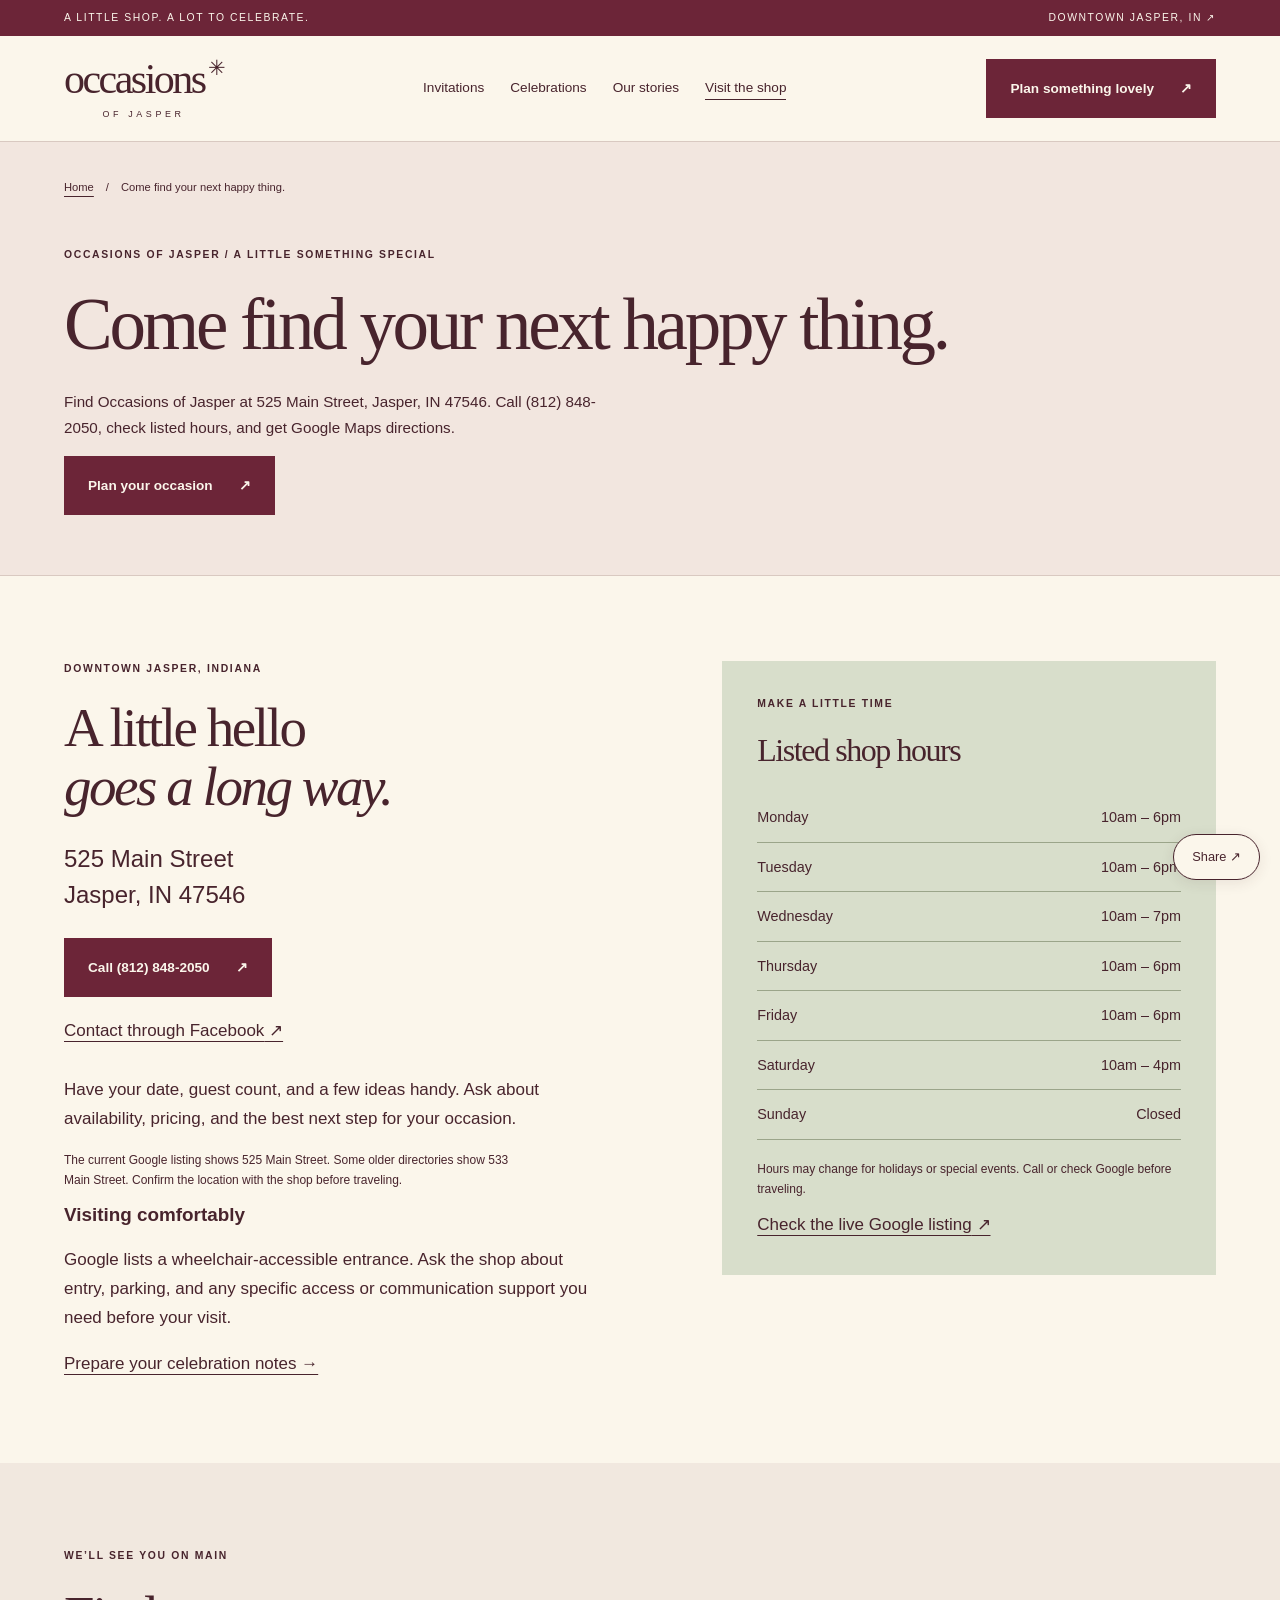
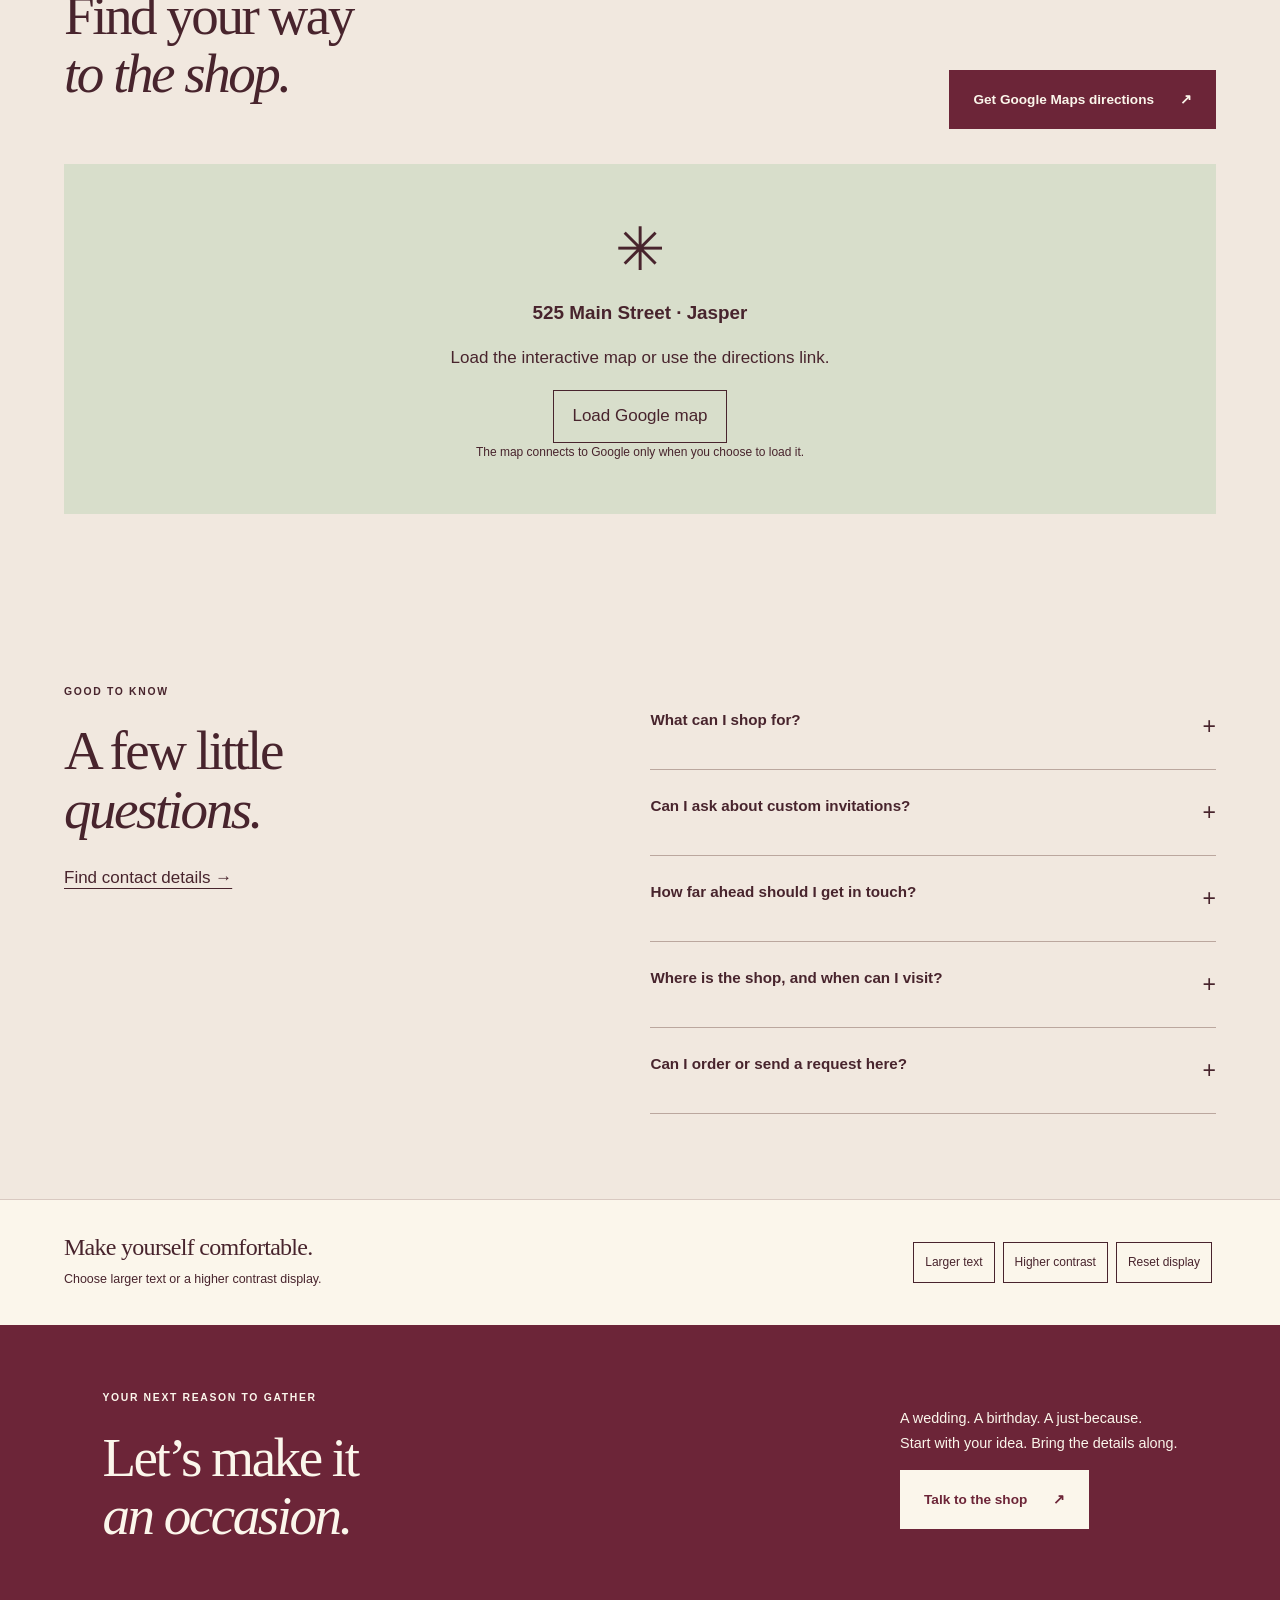
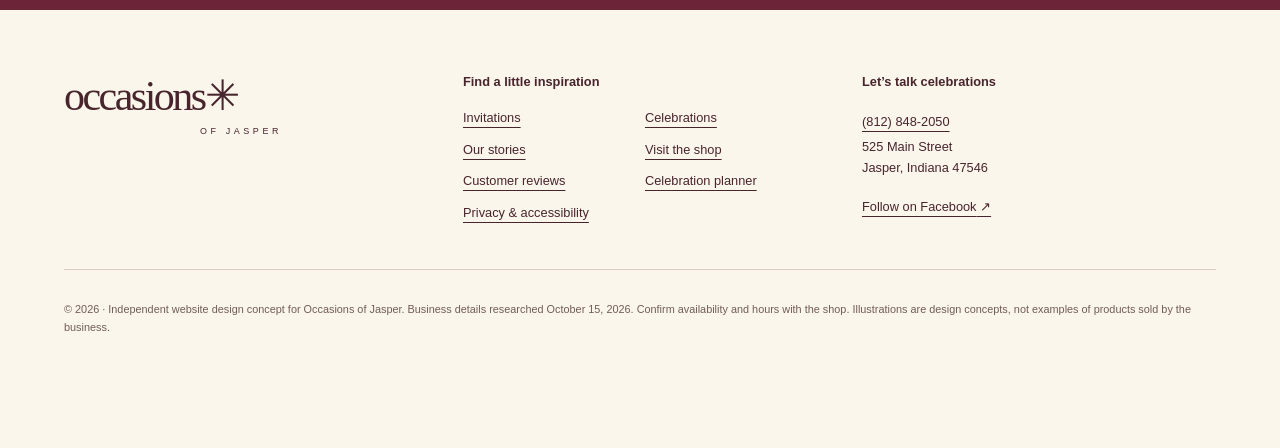
<file: visit.html>
<!doctype html><html lang="en"><head><meta charset="utf-8"><meta name="viewport" content="width=device-width,initial-scale=1"><title>Store Hours, Contact & Directions | Occasions of Jasper</title><meta name="description" content="Find Occasions of Jasper at 525 Main Street, Jasper, IN 47546. Call (812) 848-2050, check listed hours, and get Google Maps directions."><meta name="theme-color" content="#6c2538"><base href="https://braydenweinel14-dot.github.io/occasions-of-jasper/"><link rel="canonical" href="https://braydenweinel14-dot.github.io/occasions-of-jasper/visit.html"><link rel="icon" href="favicon.svg" type="image/svg+xml"><link rel="stylesheet" href="styles.css"><script defer src="app.js"></script><meta property="og:type" content="website"><meta property="og:title" content="Store Hours, Contact & Directions | Occasions of Jasper"><meta property="og:description" content="Find Occasions of Jasper at 525 Main Street, Jasper, IN 47546. Call (812) 848-2050, check listed hours, and get Google Maps directions."><meta property="og:url" content="https://braydenweinel14-dot.github.io/occasions-of-jasper/visit.html"><meta property="og:image" content="https://braydenweinel14-dot.github.io/occasions-of-jasper/celebration.svg"><meta property="og:image:alt" content="Illustrated invitation and party table, a website design concept"><meta name="twitter:card" content="summary"><script type="application/ld+json">{"@context":"https://schema.org","@graph":[{"@type":"Store","@id":"https://braydenweinel14-dot.github.io/occasions-of-jasper/#business","name":"Occasions of Jasper","url":"https://braydenweinel14-dot.github.io/occasions-of-jasper/","telephone":"+1-812-848-2050","address":{"@type":"PostalAddress","streetAddress":"525 Main Street","addressLocality":"Jasper","addressRegion":"IN","postalCode":"47546","addressCountry":"US"},"hasMap":"https://www.google.com/maps?cid=11591105238479187748","sameAs":["https://www.facebook.com/OccasionsofJasper/"],"geo":{"@type":"GeoCoordinates","latitude":38.391157,"longitude":-86.9302439},"openingHoursSpecification":[{"@type":"OpeningHoursSpecification","dayOfWeek":["Monday","Tuesday","Thursday","Friday"],"opens":"10:00","closes":"18:00"},{"@type":"OpeningHoursSpecification","dayOfWeek":"Wednesday","opens":"10:00","closes":"19:00"},{"@type":"OpeningHoursSpecification","dayOfWeek":"Saturday","opens":"10:00","closes":"16:00"}]},{"@type":"WebPage","name":"Store Hours, Contact & Directions | Occasions of Jasper","url":"https://braydenweinel14-dot.github.io/occasions-of-jasper/visit.html","description":"Find Occasions of Jasper at 525 Main Street, Jasper, IN 47546. Call (812) 848-2050, check listed hours, and get Google Maps directions."},{"@type":"BreadcrumbList","itemListElement":[{"@type":"ListItem","position":1,"name":"Home","item":"https://braydenweinel14-dot.github.io/occasions-of-jasper/"},{"@type":"ListItem","position":2,"name":"Come find your next happy thing.","item":"https://braydenweinel14-dot.github.io/occasions-of-jasper/visit.html"}]}]}</script></head><body><a class="skip" href="#main">Skip to main content</a><div class="topline"><span>A LITTLE SHOP. A LOT TO CELEBRATE.</span><a href="visit.html">DOWNTOWN JASPER, IN ↗</a></div><header><a class="brand" href="https://braydenweinel14-dot.github.io/occasions-of-jasper/" aria-label="Occasions of Jasper home"><span>occasions<span class="brand-star" aria-hidden="true">✳</span></span><small>OF JASPER</small></a><button class="menu-toggle" aria-expanded="false" aria-controls="navigation">Menu</button><nav id="navigation" aria-label="Main navigation"><a href="invitations.html">Invitations</a><a href="celebrations.html">Celebrations</a><a href="stories.html">Our stories</a><a href="visit.html" aria-current="page">Visit the shop</a></nav><a class="button" href="planner.html">Plan something lovely <span aria-hidden="true">↗</span></a></header><main id="main" tabindex="-1"><div class="page-intro"><nav aria-label="Breadcrumb"><ol><li><a href="https://braydenweinel14-dot.github.io/occasions-of-jasper/">Home</a></li><li aria-current="page">Come find your next happy thing.</li></ol></nav><p class="eyebrow">OCCASIONS OF JASPER / A LITTLE SOMETHING SPECIAL</p><h1>Come find your next happy thing.</h1><p>Find Occasions of Jasper at 525 Main Street, Jasper, IN 47546. Call (812) 848-2050, check listed hours, and get Google Maps directions.</p><a class="button" href="planner.html">Plan your occasion <span aria-hidden="true">↗</span></a></div><section class="section visit-grid"><div><p class="eyebrow">DOWNTOWN JASPER, INDIANA</p><h2>A little hello<br><em>goes a long way.</em></h2><address>525 Main Street<br>Jasper, IN 47546</address><div class="contact-buttons"><a class="button" href="tel:+18128482050">Call (812) 848-2050 <span aria-hidden="true">↗</span></a><a href="https://www.facebook.com/OccasionsofJasper/" target="_blank" rel="noopener">Contact through Facebook<span class="sr-only"> (opens in a new tab)</span> ↗</a></div><p>Have your date, guest count, and a few ideas handy. Ask about availability, pricing, and the best next step for your occasion.</p><p class="fine">The current Google listing shows 525 Main Street. Some older directories show 533 Main Street. Confirm the location with the shop before traveling.</p><h3>Visiting comfortably</h3><p>Google lists a wheelchair-accessible entrance. Ask the shop about entry, parking, and any specific access or communication support you need before your visit.</p><a href="planner.html">Prepare your celebration notes →</a></div><div class="hours"><p class="eyebrow">MAKE A LITTLE TIME</p><h2>Listed shop hours</h2><table><caption class="sr-only">Hours listed on Google Maps, checked October 15, 2026</caption><tbody><tr><th scope="row">Monday</th><td>10am – 6pm</td></tr><tr><th scope="row">Tuesday</th><td>10am – 6pm</td></tr><tr><th scope="row">Wednesday</th><td>10am – 7pm</td></tr><tr><th scope="row">Thursday</th><td>10am – 6pm</td></tr><tr><th scope="row">Friday</th><td>10am – 6pm</td></tr><tr><th scope="row">Saturday</th><td>10am – 4pm</td></tr><tr><th scope="row">Sunday</th><td>Closed</td></tr></tbody></table><p class="fine">Hours may change for holidays or special events. Call or check Google before traveling.</p><a href="https://www.google.com/maps?cid=11591105238479187748" target="_blank" rel="noopener">Check the live Google listing<span class="sr-only"> (opens in a new tab)</span> ↗</a></div></section><section class="section tint" id="directions"><div class="section-head"><div><p class="eyebrow">WE’LL SEE YOU ON MAIN</p><h2>Find your way<br><em>to the shop.</em></h2></div><a class="button" href="https://www.google.com/maps/dir/?api=1&destination=Occasions+of+Jasper+525+Main+St+Jasper+IN">Get Google Maps directions <span aria-hidden="true">↗</span></a></div><div id="map-box" class="map-box"><span aria-hidden="true">✳</span><h3>525 Main Street · Jasper</h3><p>Load the interactive map or use the directions link.</p><button id="load-map">Load Google map</button><p class="fine">The map connects to Google only when you choose to load it.</p></div></section><section class="section faq" id="faq"><div><p class="eyebrow">GOOD TO KNOW</p><h2>A few little<br><em>questions.</em></h2><a href="visit.html">Find contact details →</a></div><div><details><summary>What can I shop for?<span aria-hidden="true">+</span></summary><p>Public business information describes party supplies, entertaining serveware, and custom invitation work. Ask the shop about current styles, quantities, and anything you have in mind.</p></details><details><summary>Can I ask about custom invitations?<span aria-hidden="true">+</span></summary><p>Yes. Bring your event date, wording, guest or household count, and a few style references. Confirm design options, proofs, revisions, pricing, and production timing directly with the shop.</p></details><details><summary>How far ahead should I get in touch?<span aria-hidden="true">+</span></summary><p>As soon as your event plans begin to take shape. Timing depends on the project and availability. Call before making plans around a specific completion date; no turnaround time is guaranteed on this website.</p></details><details><summary>Where is the shop, and when can I visit?<span aria-hidden="true">+</span></summary><p>Google Maps lists 525 Main Street in downtown Jasper. Listed hours are Monday, Tuesday, Thursday, and Friday 10am–6pm; Wednesday 10am–7pm; Saturday 10am–4pm; Sunday closed. Check the live listing or call before traveling.</p></details><details><summary>Can I order or send a request here?<span aria-hidden="true">+</span></summary><p>This concept website does not accept orders, payments, or messages. The planner makes notes for you to copy. Call (812) 848-2050 or contact the business through its Facebook page to discuss your plans and communication needs.</p></details></div></section><section class="reading"><div><h2>Make yourself comfortable.</h2><p>Choose larger text or a higher contrast display.</p></div><div><button id="large-text" aria-pressed="false">Larger text</button><button id="contrast" aria-pressed="false">Higher contrast</button><button id="reset">Reset display</button></div><p id="display-status" role="status" class="sr-only"></p></section></main><section class="closing"><div><p class="eyebrow">YOUR NEXT REASON TO GATHER</p><h2>Let’s make it<br><em>an occasion.</em></h2></div><div><p>A wedding. A birthday. A just-because.<br>Start with your idea. Bring the details along.</p><a class="button secondary" href="visit.html">Talk to the shop <span aria-hidden="true">↗</span></a></div></section><footer><a class="brand" href="https://braydenweinel14-dot.github.io/occasions-of-jasper/" aria-label="Occasions of Jasper home"><span>occasions✳</span><small>OF JASPER</small></a><div><h2 class="footer-title">Find a little inspiration</h2><nav aria-label="More pages"><a href="invitations.html">Invitations</a><a href="celebrations.html">Celebrations</a><a href="stories.html">Our stories</a><a href="visit.html">Visit the shop</a><a href="reviews.html">Customer reviews</a><a href="planner.html">Celebration planner</a><a href="privacy.html">Privacy & accessibility</a></nav></div><div><h2 class="footer-title">Let’s talk celebrations</h2><a href="tel:+18128482050">(812) 848-2050</a><p>525 Main Street<br>Jasper, Indiana 47546</p><a href="https://www.facebook.com/OccasionsofJasper/" target="_blank" rel="noopener">Follow on Facebook<span class="sr-only"> (opens in a new tab)</span> ↗</a></div><p class="footer-note">© 2026 · Independent website design concept for Occasions of Jasper. Business details researched October 15, 2026. Confirm availability and hours with the shop. Illustrations are design concepts, not examples of products sold by the business.</p></footer><aside class="share" aria-label="Share this page"><button id="share-toggle" aria-expanded="false" aria-controls="share-options">Share <span aria-hidden="true">↗</span></button><div id="share-options" hidden><button id="native-share">Share with an app</button><button id="copy-link">Copy link</button><a href="https://www.facebook.com/sharer/sharer.php?u=https%3A%2F%2Fbraydenweinel14-dot.github.io%2Foccasions-of-jasper%2F" target="_blank" rel="noopener">Facebook<span class="sr-only"> (opens in a new tab)</span> ↗</a><a href="https://www.linkedin.com/sharing/share-offsite/?url=https%3A%2F%2Fbraydenweinel14-dot.github.io%2Foccasions-of-jasper%2F" target="_blank" rel="noopener">LinkedIn<span class="sr-only"> (opens in a new tab)</span> ↗</a><p id="share-status" role="status"></p></div></aside><div class="mobile-cta" aria-label="Quick contact"><a href="tel:+18128482050">Call the shop</a><a href="planner.html">Plan your occasion ↗</a></div></body></html>
</file>
<file: styles.css>
@charset "UTF-8";
:root{--cream:#fbf6eb;--ink:#48242d;--wine:#6c2538;--pink:#f2d6d3;--peach:#edb5a4;--green:#d8decb;--yellow:#f6e2a6;--line:#d9c9c1;--font:Arial,Helvetica,sans-serif;color-scheme:light}*{box-sizing:border-box}html{scroll-behavior:smooth;scroll-padding-top:25px}body{margin:0;background:var(--cream);color:var(--ink);font-family:var(--font);font-size:17px;line-height:1.7}a{color:inherit;text-underline-offset:5px}button,input,textarea,select{font:inherit}button,a,input,select,textarea{touch-action:manipulation}button{cursor:pointer}a:focus-visible,button:focus-visible,input:focus-visible,textarea:focus-visible,select:focus-visible,summary:focus-visible{outline:3px solid #164f69;outline-offset:5px}button{color:var(--ink);background:transparent;border:1px solid var(--ink);padding:11px 18px;border-radius:0}button:hover{background:var(--pink)}a:hover{text-decoration-thickness:2px}h1,h2,h3,p{margin-top:0}h1,h2{font-family:Georgia,'Times New Roman',serif;font-weight:400;line-height:1.06;letter-spacing:-.045em}h1{font-size:clamp(3rem,6.9vw,6.4rem);margin-bottom:26px}h2{font-size:clamp(2.25rem,4.3vw,4rem);margin-bottom:25px}h3{font-size:1.18rem;line-height:1.3}em{font-weight:400}p{max-width:68ch}img{max-width:100%;display:block}figure{margin:0}address{font-style:normal;font-size:1.5rem;line-height:1.5;margin:25px 0}header{display:flex;align-items:center;justify-content:space-between;gap:24px;padding:22px 5%;border-bottom:1px solid var(--line)}.topline{display:flex;justify-content:space-between;gap:12px;background:var(--wine);color:var(--cream);padding:9px 5%;font-size:.65rem;letter-spacing:.15em}.topline a{text-decoration:none}.brand{text-decoration:none;line-height:1;display:block;flex-shrink:0}.brand>span{font-family:Georgia,serif;font-size:42px;letter-spacing:-.06em;position:relative}.brand small{display:block;text-align:center;font-size:.56rem;letter-spacing:.4em;margin-top:10px}.brand-star{font-size:21px;vertical-align:top;padding-left:3px}header nav{display:flex;gap:26px;font-size:.85rem}header nav a{text-decoration:none}header nav a[aria-current]{border-bottom:1px solid}.button{display:inline-flex;align-items:center;justify-content:space-between;gap:26px;background:var(--wine);color:var(--cream);padding:17px 23px;text-decoration:none;border:1px solid var(--wine);font-weight:600;font-size:.85rem}.button:hover{background:#50182a;color:#fff}.button.secondary{background:var(--cream);color:var(--wine);border-color:var(--cream)}.menu-toggle{display:none}.eyebrow{font-size:.65rem;letter-spacing:.16em;font-weight:700;line-height:1.6;margin-bottom:22px}.hero{display:grid;grid-template-columns:1fr 1fr;min-height:670px}.hero-copy{padding:65px 7vw 40px 5vw}.hero h1 em{color:var(--wine)}.hero .dot{color:#c46c50}.intro{font-size:1.04rem;line-height:1.8;max-width:43ch}.hero-buttons{display:flex;align-items:center;gap:24px;flex-wrap:wrap;margin-top:30px}.text-link{font-size:.82rem}.hero-foot{display:flex;gap:16px;align-items:center;margin-top:44px;font-size:.72rem;line-height:1.45}.hero-foot>span:first-child{font-size:36px}.hero-art{position:relative;background:#ead3c6;overflow:hidden}.hero-art img{width:100%;height:100%;object-fit:cover}.hero-art figcaption{position:absolute;bottom:20px;left:25px;font-size:.55rem;letter-spacing:.15em}.seal{position:absolute;top:27px;right:26px;display:grid;place-content:center;text-align:center;width:117px;height:117px;border:1px solid var(--wine);border-radius:50%;transform:rotate(12deg);font-size:.75rem;line-height:1.5}.seal i{font-family:Georgia,serif;font-size:1.4rem}.ticker{display:flex;justify-content:space-around;align-items:center;gap:15px;padding:20px 5%;border-block:1px solid var(--line);font-size:.65rem;letter-spacing:.13em}.ticker i{font-style:normal;font-size:22px}.section{padding:85px 5%}.section-head{display:flex;justify-content:space-between;align-items:end;gap:35px;margin-bottom:35px}.section-head>p{font-size:.86rem}.collection-grid{display:grid;grid-template-columns:repeat(3,1fr);gap:23px}.collection{display:block;position:relative;padding:25px 25px 22px;text-decoration:none;min-height:430px;overflow:hidden}.collection:hover .arrow{transform:translate(4px,-4px)}.collection-number{font-size:.6rem;letter-spacing:.12em;display:block}.collection h3{font-family:Georgia,serif;font-size:1.75rem;font-weight:400;letter-spacing:-.03em;margin:15px 0 5px}.collection p{font-size:.75rem;margin:0}.arrow{position:absolute;bottom:27px;right:23px;font-size:25px;transition:transform .2s}.rose{background:var(--pink)}.green{background:var(--green)}.yellow{background:var(--yellow)}.paper-art{display:flex;flex-direction:column;justify-content:center;text-align:center;width:165px;height:230px;margin:30px auto 15px;background:#fff9f0;border:7px double var(--wine);transform:rotate(-9deg);box-shadow:8px 12px 0 #8b4a4a16}.paper-art i{font-family:Georgia,serif;font-size:36px;line-height:1.03}.paper-art b{font-weight:400;font-size:6px;letter-spacing:.2em;margin-top:19px}.plate-art{width:224px;height:224px;border:19px double #7c8c65;border-radius:50%;background:#f9f6e9;display:grid;place-content:center;text-align:center;margin:35px auto 21px;transform:rotate(9deg)}.plate-art i{font-family:Georgia,serif;font-size:38px;line-height:1.1}.candle-art{height:250px;display:flex;align-items:center;justify-content:center;flex-direction:column;font-size:116px;line-height:1;color:var(--wine)}.candle-art i{font-family:Georgia,serif;font-size:36px;transform:rotate(-10deg);margin-top:10px}.story-band{background:var(--wine);color:var(--cream);display:grid;grid-template-columns:1fr 1.1fr;padding:65px 8%;gap:10%;align-items:center}.story-band p:not(.eyebrow){font-size:.95rem}.story-monogram{position:relative;text-align:center;font-family:Georgia,serif;font-size:310px;line-height:1;color:var(--pink);border:1px solid #e7bdbb66;border-radius:50%;width:330px;height:330px}.story-monogram span{font-size:92px;position:absolute;top:35px;right:5px;color:var(--yellow)}.rating{display:flex;align-items:center;gap:24px;flex-wrap:wrap;padding:20px 0 30px}.rating strong{font-family:Georgia,serif;font-size:2rem;font-weight:400}.rating strong span{font-size:17px;letter-spacing:3px}.rating>span,.rating a{font-size:.75rem}.review-grid{display:grid;grid-template-columns:1fr 1fr;border-top:1px solid var(--line)}.review-grid article{padding:37px 35px 15px 0}.review-grid article+article{border-left:1px solid var(--line);padding-left:35px}.review-grid blockquote{font-family:Georgia,serif;font-size:1.8rem;line-height:1.3;margin:18px 0}.review-grid p{font-size:.87rem}.review-grid a{font-size:.8rem}.fine{font-size:.75rem!important;line-height:1.65}.faq{display:grid;grid-template-columns:1fr 1.2fr;gap:10%;background:#f1e8df}.faq details{border-bottom:1px solid #bba79e}.faq summary{cursor:pointer;list-style:none;display:flex;justify-content:space-between;gap:20px;padding:23px 0;font-size:.95rem;font-weight:600}.faq summary::-webkit-details-marker{display:none}.faq summary span{font-weight:400;font-size:23px}.faq details[open] summary span{transform:rotate(45deg)}.faq details p{font-size:.89rem}.visit-banner{text-align:center;padding:90px 5%;background:var(--green)}.visit-banner p{margin-inline:auto}.closing{display:flex;align-items:center;justify-content:space-between;gap:35px;padding:65px 8%;background:var(--wine);color:var(--cream)}.closing h2{margin-bottom:0}.closing>div:last-child p{font-size:.9rem}.reading{padding:35px 5%;display:flex;gap:25px;justify-content:space-between;align-items:center;border-top:1px solid var(--line)}.reading h2{font-size:1.5rem;letter-spacing:-.03em;margin:0 0 8px}.reading p{font-size:.78rem;margin:0}.reading button{font-size:.75rem;margin:4px;padding:9px 11px}footer{padding:65px 5% 100px;display:grid;grid-template-columns:1fr 1fr 1fr;gap:45px}footer nav{display:grid;grid-template-columns:1fr 1fr;gap:10px}footer a,footer p{font-size:.8rem}.footer-title{font-family:var(--font);font-weight:600;font-size:.8rem;letter-spacing:0;margin-bottom:18px}.footer-note{grid-column:1/-1;font-size:.68rem;padding-top:30px;max-width:none;border-top:1px solid var(--line);color:#705c59}.share{position:fixed;right:20px;bottom:20px;z-index:4}.share>button{border-radius:40px;background:var(--cream);box-shadow:0 3px 14px #48242d19;font-size:.8rem}#share-options{position:absolute;bottom:65px;right:0;background:var(--cream);border:1px solid var(--line);padding:18px;width:230px;box-shadow:0 6px 30px #48242d22}#share-options button,#share-options a{display:block;font-size:.8rem;margin:8px 0}#share-status{font-size:.75rem;margin-bottom:0}.mobile-cta{display:none}.page-intro{padding:25px 5% 60px;border-bottom:1px solid var(--line);background:#f2e6df}.page-intro nav{font-size:.7rem;margin-bottom:50px}.page-intro ol{list-style:none;display:flex;gap:12px;padding:0;flex-wrap:wrap}.page-intro li+li:before{content:'/';margin-right:12px}.page-intro h1{font-size:clamp(2.75rem,5.7vw,5rem);max-width:950px}.page-intro>p:not(.eyebrow){max-width:65ch;font-size:.95rem}.split{display:grid;grid-template-columns:1fr 1fr;gap:9%;align-items:center}.split p{font-size:.95rem}.paper-panel{background:var(--pink);padding:80px 20px;display:grid;place-content:center}.paper-panel>span{display:block;padding:45px 30px;border:7px double var(--wine);background:var(--cream);text-align:center;font-family:Georgia,serif;font-size:2.5rem;line-height:1.1;transform:rotate(-5deg)}.paper-panel small{display:block;font-family:var(--font);font-size:.45rem;margin-top:30px;letter-spacing:.13em}.tint{background:#f1e8df}.steps{display:grid;grid-template-columns:repeat(3,1fr);gap:45px;margin-top:40px}.steps article{border-top:1px solid #bba79e;padding-top:22px}.steps article>span{font-family:Georgia,serif;font-size:2rem}.steps h3{margin-top:15px}.steps p{font-size:.9rem}.narrow{max-width:930px;margin:auto}.checklist{padding-left:24px}.checklist li{padding:10px 0;border-bottom:1px solid var(--line)}.case{padding:50px 0;border-bottom:1px solid var(--line)}.case:first-of-type{padding-top:10px}.case h3{margin-bottom:10px}.case h2{font-size:3rem}.evidence{background:#f0e6d9;border-left:3px solid var(--wine);padding:23px;font-size:.85rem;max-width:none}.evidence h3{margin-bottom:10px}.evidence p:last-child{margin:0}.additional-review{padding:35px 0}.additional-review h2{font-size:2.25rem}.visit-grid{display:grid;grid-template-columns:1.1fr 1fr;gap:10%}.contact-buttons{display:flex;flex-direction:column;align-items:flex-start;gap:20px;margin-bottom:30px}.hours{background:var(--green);padding:35px;height:fit-content}.hours h2{font-size:2rem}.hours table{width:100%;border-collapse:collapse;margin-bottom:20px}.hours th,.hours td{border-bottom:1px solid #9ba58a;padding:12px 0;font-size:.9rem;text-align:left}.hours th{font-weight:400}.hours td{text-align:right}.map-box{text-align:center;min-height:350px;background:var(--green);padding:35px}.map-box>span{font-size:60px}.map-box p{margin-inline:auto}.location-map{width:100%;height:400px;border:0;display:block}.planner-grid{display:grid;grid-template-columns:1fr 1.15fr;gap:8%}form{background:#f1e8df;padding:35px}form>label,.form-row label{display:block;margin-bottom:8px;font-size:.86rem;font-weight:600}form small{font-size:.7rem;font-weight:400}input:not([type=checkbox]),select,textarea{width:100%;background:var(--cream);border:1px solid #9e8882;padding:12px;color:var(--ink);margin-bottom:24px;min-width:0}input[type=checkbox]{accent-color:var(--wine);width:18px;height:18px;vertical-align:middle;margin:0 8px 0 0}.form-row{display:grid;grid-template-columns:1fr 1fr;gap:18px}fieldset{border:1px solid #bba79e;padding:15px;margin:0 0 24px}legend{font-size:.8rem;font-weight:600;padding:0 8px}fieldset label{display:block;margin:10px 0;font-size:.84rem}form .fine{margin:18px 0 0}#brief-result{grid-column:1/-1;padding:35px;background:var(--green)}#brief-result h2{font-size:2rem}#brief-text{white-space:pre-wrap;overflow-wrap:anywhere;font-family:var(--font);font-size:.95rem}.source-list li{margin-bottom:12px}.error{min-height:400px}.sr-only,.skip:not(:focus){position:absolute;width:1px;height:1px;padding:0;margin:-1px;overflow:hidden;clip:rect(0,0,0,0);white-space:nowrap;border:0}.skip:focus{position:fixed;top:10px;left:10px;z-index:20;padding:15px;background:white;color:black}.large-text{font-size:20px}.high-contrast{--cream:#fff;--ink:#180e13;--wine:#491024;--pink:#f7dedb;--line:#59454c}.high-contrast .fine,.high-contrast .footer-note{color:var(--ink)}[hidden]{display:none!important}@media(max-width:1100px){header>.button{display:none}header nav{gap:23px}.hero-copy{padding-right:4vw}.hero{min-height:620px}.hero-buttons{gap:16px}.hero-art img{min-height:100%}.collection{padding-inline:18px}.collection h3{font-size:1.5rem}.plate-art{width:190px;height:190px;margin:51px auto 39px}.story-monogram{font-size:240px;width:270px;height:270px}.story-monogram span{font-size:75px}.reading{align-items:start;flex-direction:column}.reading>div:last-of-type{display:flex;flex-wrap:wrap}}@media(max-width:760px){header{flex-wrap:wrap;padding:19px 5%}.brand>span{font-size:35px}.menu-toggle{display:block;font-size:.8rem;padding:9px 15px}header nav{display:none;flex-basis:100%;flex-direction:column;gap:0}header nav.open{display:flex}header nav a{padding:12px;border-top:1px solid var(--line)}.topline{font-size:.5rem;letter-spacing:.06em}.hero{display:block}.hero-copy{padding:45px 6% 35px}.hero h1{font-size:3.7rem}.hero .intro{font-size:.95rem}.hero-foot{margin-top:30px}.hero-art{height:480px}.hero-art img{height:100%;object-fit:cover}.seal{width:95px;height:95px;right:15px;top:15px;font-size:.65rem}.seal i{font-size:1.1rem}.ticker{gap:7px;flex-wrap:wrap;font-size:.49rem;padding:15px 4%;letter-spacing:.07em}.ticker i{font-size:15px}.section{padding:55px 6%}.section-head{display:block}.section-head>p{margin-top:20px}.collection-grid{grid-template-columns:1fr}.collection{min-height:390px;padding:25px}.paper-art{margin-top:28px;height:215px}.plate-art{margin:25px auto 26px}.collection h3{font-size:1.9rem}.story-band{grid-template-columns:1fr;padding:55px 6%;gap:35px}.story-monogram{width:205px;height:205px;font-size:190px;margin:auto}.story-monogram span{font-size:60px;top:12px}.review-grid{grid-template-columns:1fr}.review-grid article,.review-grid article+article{padding:30px 0;border-left:0}.review-grid article+article{border-top:1px solid var(--line)}.faq{grid-template-columns:1fr;gap:20px}.faq summary{font-size:.88rem}.closing{display:block;padding:50px 6%}.closing>div:last-child{margin-top:30px}footer{grid-template-columns:1fr;gap:35px;padding:50px 6% 130px}.footer-note{padding-top:20px}.mobile-cta{display:grid;grid-template-columns:1fr 1.25fr;position:fixed;bottom:0;left:0;right:0;z-index:5;background:var(--wine);color:var(--cream);box-shadow:0 -2px 15px #48242d20}.mobile-cta a{padding:16px 10px;text-decoration:none;text-align:center;font-size:.8rem}.mobile-cta a+a{background:var(--pink);color:var(--wine)}.share{bottom:72px;right:12px}.share>button{font-size:.7rem;padding:8px 14px}.split,.steps,.visit-grid,.planner-grid{grid-template-columns:1fr;gap:35px}.page-intro{padding:20px 6% 40px}.page-intro nav{margin-bottom:35px}.page-intro h1{font-size:3.1rem}.page-intro>p:not(.eyebrow){font-size:.86rem}.hours{padding:28px 23px}.hours th,.hours td{font-size:.85rem}.paper-panel{padding:55px 20px}.case h2{font-size:2.6rem}form{padding:25px 20px}.form-row{grid-template-columns:1fr;gap:0}.planner-grid>div .evidence{margin-bottom:0}.reading{padding:30px 6%}.reading h2{font-size:1.4rem}.rating{gap:12px}.source-list{padding-left:20px}.source-list a{overflow-wrap:anywhere}}@media(prefers-reduced-motion:reduce){html{scroll-behavior:auto}*,*:before,*:after{transition:none!important;animation:none!important}}

/* Compact first screen and user-selected reading size. */
.large-text body{font-size:20px}@media(min-width:761px){.hero-copy{padding-top:44px}.hero h1{font-size:clamp(3rem,6.2vw,5.6rem)}.hero-buttons{margin-top:22px}.hero-foot{margin-top:28px}}
</file>
